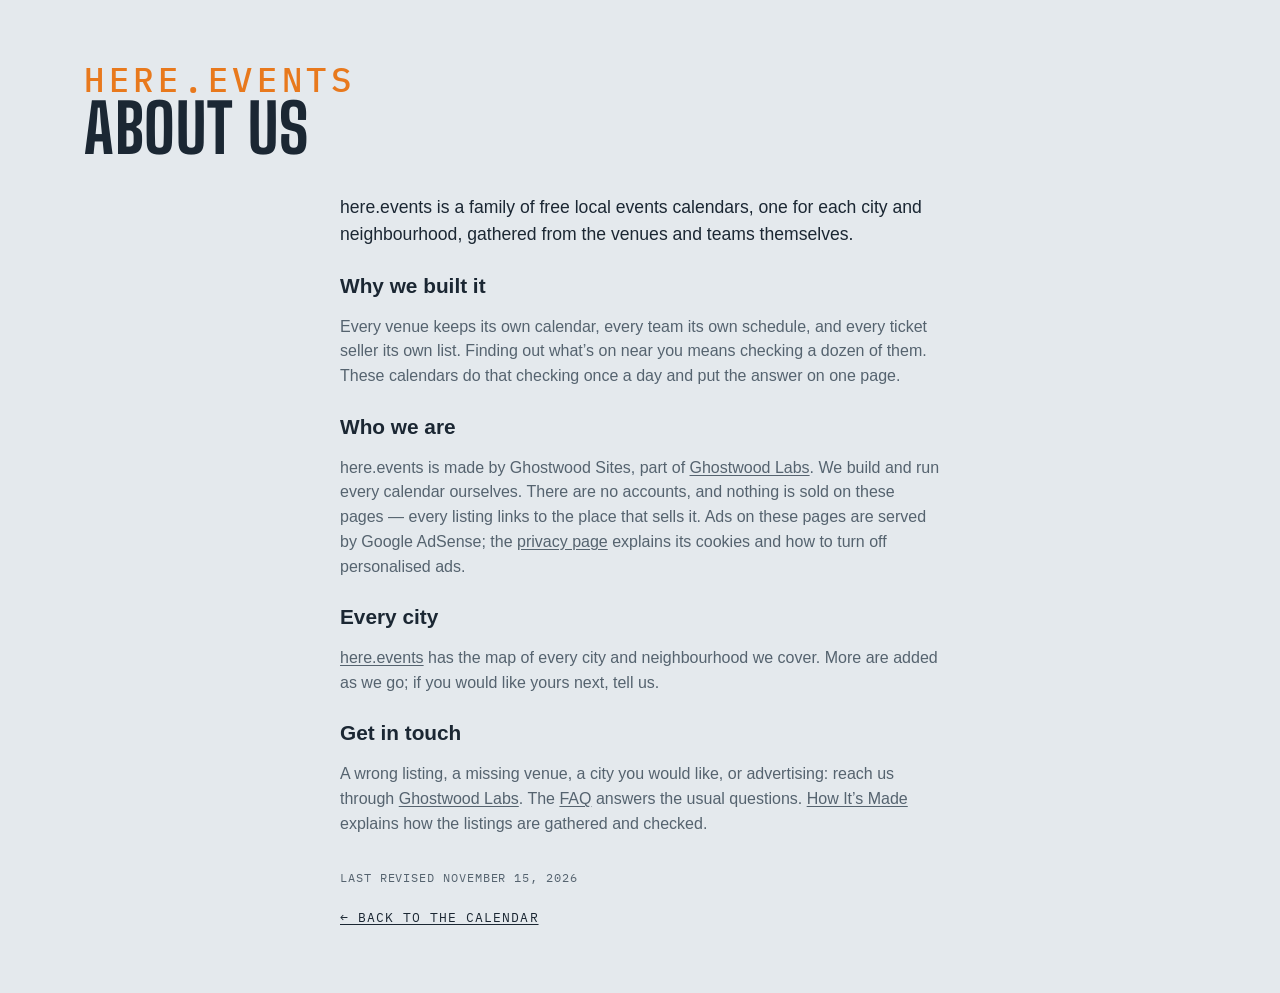
<file: site/about.html>
<!DOCTYPE html>
<html lang="en">
<head>
<meta charset="utf-8">
<meta name="viewport" content="width=device-width, initial-scale=1, viewport-fit=cover">
<meta name="theme-color" media="(prefers-color-scheme: light)" content="#edf1f4">
<meta name="theme-color" media="(prefers-color-scheme: dark)" content="#141a20">
<script>
  try {
    var t = localStorage.getItem('lqa-theme');
    var PHONE = '(max-width: 640px), (pointer: coarse) and (max-height: 500px)';
    if ((t === 'light' || t === 'dark') && !matchMedia(PHONE).matches) document.documentElement.dataset.theme = t;
  } catch (e) { /* no storage — system it is */ }
</script>
<title>About Us — here.events</title>
<meta name="description" content="About here.events: free local events calendars for each city and neighbourhood, gathered from the venues and teams themselves.">
<link rel="canonical" href="https://seattle.here.events/about.html">
<link rel="icon" href="favicon.svg" type="image/svg+xml">
<link rel="preconnect" href="https://fonts.googleapis.com">
<link rel="preconnect" href="https://fonts.gstatic.com" crossorigin>
<link href="https://fonts.googleapis.com/css2?family=Big+Shoulders:opsz,wght@10..72,500;10..72,700&family=IBM+Plex+Mono:wght@400;500&display=swap" rel="stylesheet">
<link rel="stylesheet" href="styles.css?v=__V__">
<script src="city.js?v=__V__"></script>
</head>
<body>

<!-- the Ghostwood Labs mark, drawn once; the masthead and the footer <use> it -->
<svg width="0" height="0" style="position:absolute" aria-hidden="true">
  <symbol id="gw-mark" viewBox="0 0 576 576">
    <g fill="none" stroke="currentColor" stroke-width="24" stroke-linecap="round" stroke-linejoin="round">
      <path d="M300.19 51.03A26 26 0 0 1 275.81 51.03L235.63 29.71A26 26 0 0 0 210.57 30.08L103.63 91.02A26 26 0 0 0 90.5 113.61L90.5 161.4A26 26 0 0 1 77.38 183.98L39.62 205.52A26 26 0 0 0 26.5 228.1L26.5 347.9A26 26 0 0 0 39.62 370.48L77.38 392.02A26 26 0 0 1 90.5 414.6L90.5 462.39A26 26 0 0 0 103.63 484.98L210.57 545.92A26 26 0 0 0 235.63 546.29L275.81 524.97A26 26 0 0 1 300.19 524.97L340.37 546.29A26 26 0 0 0 365.43 545.92L472.37 484.98A26 26 0 0 0 485.5 462.39L485.5 414.6A26 26 0 0 1 498.62 392.02L536.38 370.48A26 26 0 0 0 549.5 347.9L549.5 228.1A26 26 0 0 0 536.38 205.52L498.62 183.98A26 26 0 0 1 485.5 161.4L485.5 113.61A26 26 0 0 0 472.37 91.02L365.43 30.08A26 26 0 0 0 340.37 29.71L300.19 51.03Z"/>
      <path d="M288 57.5L288 177.5"/>
      <path d="M288 518.5L288 403.5"/>
      <path d="M90.5 176.5L144.63 204.58A26 26 0 0 0 169.19 204.26L209.58 181.92A26 26 0 0 0 223 159.17L223 101.5L158.5 137.5"/>
      <path d="M485.5 176.5L431.37 204.58A26 26 0 0 1 406.81 204.26L366.42 181.92A26 26 0 0 1 353 159.17L353 101.5L417.5 137.5"/>
      <path d="M157 211L157 287.5"/>
      <path d="M419 211L419 287.5"/>
      <path d="M90.5 399.5L144.63 371.42A26 26 0 0 1 169.19 371.74L209.58 394.08A26 26 0 0 1 223 416.83L223 474.5L158.5 438.5"/>
      <path d="M485.5 399.5L431.37 371.42A26 26 0 0 0 406.81 371.74L366.42 394.08A26 26 0 0 0 353 416.83L353 474.5L417.5 438.5"/>
      <path d="M26.5 288L92 325.5L92 250.5"/>
      <path d="M549.5 288L484 325.5L484 250.5"/>
    </g>
  </symbol>
</svg>

<!-- About us (Steve, 2026-10-29: "Create an about us section just to the left of FAQ, make it work
     the same"): one shared page for every city, word for word, like the FAQ. Styled by .ad-page. -->
<header class="masthead">
  <div class="masthead-text">
    <p class="eyebrow">here.events</p>
    <h1>About Us</h1>
  </div>
</header>
<main class="ad-page about-page">
  <p class="ad-lead">here.events is a family of free local events calendars, one for each city and neighbourhood, gathered from the venues and teams themselves.</p>

  <h2>Why we built it</h2>
  <p>Every venue keeps its own calendar, every team its own schedule, and every ticket seller its own list. Finding out what’s on near you means checking a dozen of them. These calendars do that checking once a day and put the answer on one page.</p>

  <h2>Who we are</h2>
  <p>here.events is made by Ghostwood Sites, part of <a href="https://ghostwoodlabs.com/" rel="noopener">Ghostwood Labs</a>. We build and run every calendar ourselves. There are no accounts, and nothing is sold on these pages — every listing links to the place that sells it. Ads on these pages are served by Google AdSense; the <a href="https://here.events/privacy/">privacy page</a> explains its cookies and how to turn off personalised ads.</p>

  <h2>Every city</h2>
  <p><a href="https://here.events/">here.events</a> has the map of every city and neighbourhood we cover. More are added as we go; if you would like yours next, tell us.</p>

  <h2>Get in touch</h2>
  <p>A wrong listing, a missing venue, a city you would like, or advertising: reach us through <a href="https://ghostwoodlabs.com/" rel="noopener">Ghostwood Labs</a>. The <a href="faq.html">FAQ</a> answers the usual questions. <a href="how.html">How It’s Made</a> explains how the listings are gathered and checked.</p>

  <p class="ad-revised">Last revised <time datetime="2026-11-15">November 15, 2026</time></p>
  <a class="ad-back" href="./">← Back to the calendar</a>
</main>
</body>
</html>
</file>
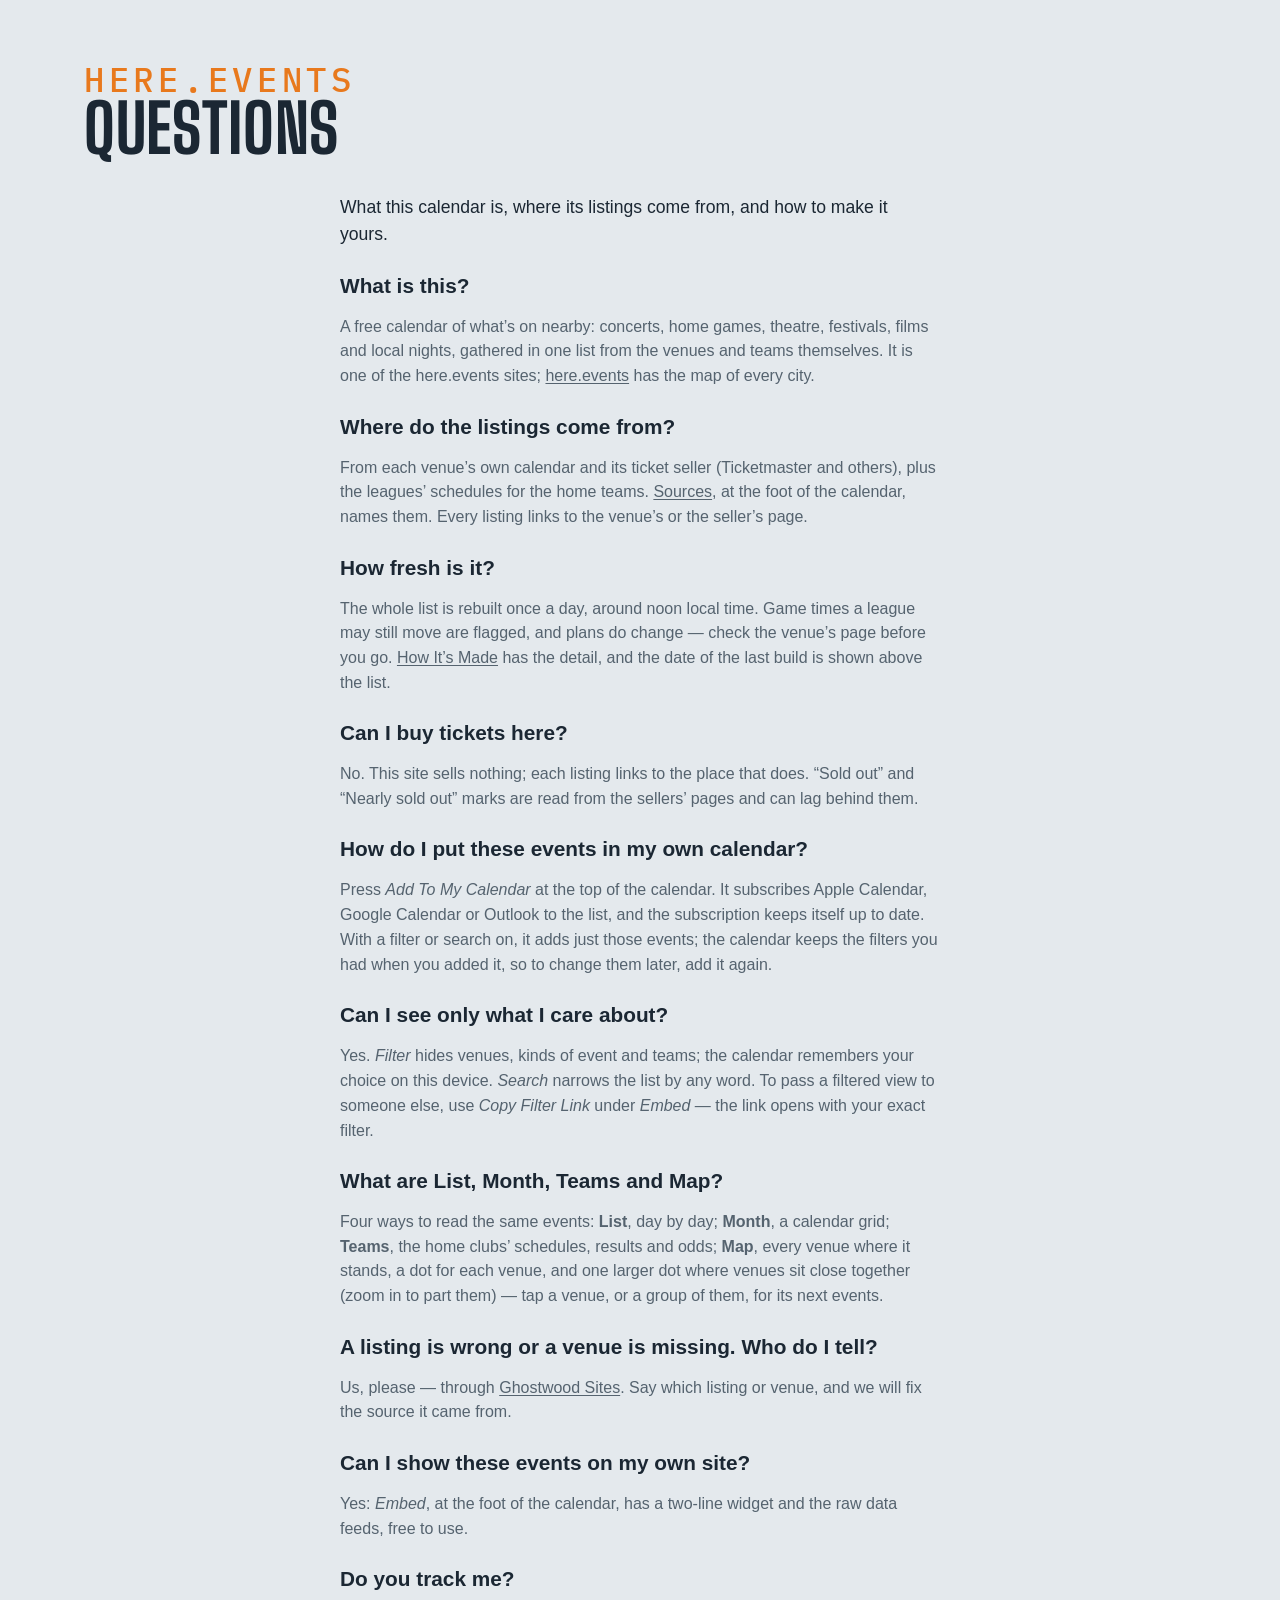
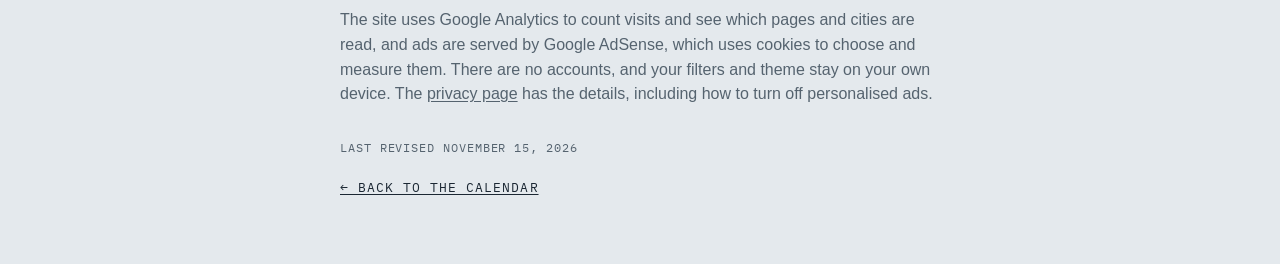
<file: site/faq.html>
<!DOCTYPE html>
<html lang="en">
<head>
<meta charset="utf-8">
<meta name="viewport" content="width=device-width, initial-scale=1, viewport-fit=cover">
<meta name="theme-color" media="(prefers-color-scheme: light)" content="#edf1f4">
<meta name="theme-color" media="(prefers-color-scheme: dark)" content="#141a20">
<script>
  try {
    var t = localStorage.getItem('lqa-theme');
    var PHONE = '(max-width: 640px), (pointer: coarse) and (max-height: 500px)';
    if ((t === 'light' || t === 'dark') && !matchMedia(PHONE).matches) document.documentElement.dataset.theme = t;
  } catch (e) { /* no storage — system it is */ }
</script>
<title>Questions — here.events</title>
<meta name="description" content="Questions about this events calendar: where the listings come from, how fresh they are, and how to put them in your own calendar.">
<link rel="canonical" href="https://seattle.here.events/faq.html">
<link rel="icon" href="favicon.svg" type="image/svg+xml">
<link rel="preconnect" href="https://fonts.googleapis.com">
<link rel="preconnect" href="https://fonts.gstatic.com" crossorigin>
<link href="https://fonts.googleapis.com/css2?family=Big+Shoulders:opsz,wght@10..72,500;10..72,700&family=IBM+Plex+Mono:wght@400;500&display=swap" rel="stylesheet">
<link rel="stylesheet" href="styles.css?v=__V__">
<script src="city.js?v=__V__"></script>
</head>
<body>

<!-- the Ghostwood Labs mark, drawn once; the masthead and the footer <use> it -->
<svg width="0" height="0" style="position:absolute" aria-hidden="true">
  <symbol id="gw-mark" viewBox="0 0 576 576">
    <g fill="none" stroke="currentColor" stroke-width="24" stroke-linecap="round" stroke-linejoin="round">
      <path d="M300.19 51.03A26 26 0 0 1 275.81 51.03L235.63 29.71A26 26 0 0 0 210.57 30.08L103.63 91.02A26 26 0 0 0 90.5 113.61L90.5 161.4A26 26 0 0 1 77.38 183.98L39.62 205.52A26 26 0 0 0 26.5 228.1L26.5 347.9A26 26 0 0 0 39.62 370.48L77.38 392.02A26 26 0 0 1 90.5 414.6L90.5 462.39A26 26 0 0 0 103.63 484.98L210.57 545.92A26 26 0 0 0 235.63 546.29L275.81 524.97A26 26 0 0 1 300.19 524.97L340.37 546.29A26 26 0 0 0 365.43 545.92L472.37 484.98A26 26 0 0 0 485.5 462.39L485.5 414.6A26 26 0 0 1 498.62 392.02L536.38 370.48A26 26 0 0 0 549.5 347.9L549.5 228.1A26 26 0 0 0 536.38 205.52L498.62 183.98A26 26 0 0 1 485.5 161.4L485.5 113.61A26 26 0 0 0 472.37 91.02L365.43 30.08A26 26 0 0 0 340.37 29.71L300.19 51.03Z"/>
      <path d="M288 57.5L288 177.5"/>
      <path d="M288 518.5L288 403.5"/>
      <path d="M90.5 176.5L144.63 204.58A26 26 0 0 0 169.19 204.26L209.58 181.92A26 26 0 0 0 223 159.17L223 101.5L158.5 137.5"/>
      <path d="M485.5 176.5L431.37 204.58A26 26 0 0 1 406.81 204.26L366.42 181.92A26 26 0 0 1 353 159.17L353 101.5L417.5 137.5"/>
      <path d="M157 211L157 287.5"/>
      <path d="M419 211L419 287.5"/>
      <path d="M90.5 399.5L144.63 371.42A26 26 0 0 1 169.19 371.74L209.58 394.08A26 26 0 0 1 223 416.83L223 474.5L158.5 438.5"/>
      <path d="M485.5 399.5L431.37 371.42A26 26 0 0 0 406.81 371.74L366.42 394.08A26 26 0 0 0 353 416.83L353 474.5L417.5 438.5"/>
      <path d="M26.5 288L92 325.5L92 250.5"/>
      <path d="M549.5 288L484 325.5L484 250.5"/>
    </g>
  </symbol>
</svg>

<!-- The FAQ (Steve, 2026-10-28, queued "creating a FAQ page"): one shared page for
     every city, word for word, "here.events" over the heading on every site (Steve,
     2026-10-29: "FAQ doesn't need the city/neighboorhood"). Styled by .ad-page in styles.css, like Advertise. -->
<header class="masthead">
  <div class="masthead-text">
    <p class="eyebrow">here.events</p>
    <h1>Questions</h1>
  </div>
</header>
<main class="ad-page faq-page">
  <p class="ad-lead">What this calendar is, where its listings come from, and how to make it yours.</p>

  <h2>What is this?</h2>
  <p>A free calendar of what’s on nearby: concerts, home games, theatre, festivals, films and local nights, gathered in one list from the venues and teams themselves. It is one of the here.events sites; <a href="https://here.events/">here.events</a> has the map of every city.</p>

  <h2>Where do the listings come from?</h2>
  <p>From each venue’s own calendar and its ticket seller (Ticketmaster and others), plus the leagues’ schedules for the home teams. <a href="sources.html">Sources</a>, at the foot of the calendar, names them. Every listing links to the venue’s or the seller’s page.</p>

  <h2>How fresh is it?</h2>
  <p>The whole list is rebuilt once a day, around noon local time. Game times a league may still move are flagged, and plans do change — check the venue’s page before you go. <a href="how.html">How It’s Made</a> has the detail, and the date of the last build is shown above the list.</p>

  <h2>Can I buy tickets here?</h2>
  <p>No. This site sells nothing; each listing links to the place that does. “Sold out” and “Nearly sold out” marks are read from the sellers’ pages and can lag behind them.</p>

  <h2>How do I put these events in my own calendar?</h2>
  <p>Press <em>Add To My Calendar</em> at the top of the calendar. It subscribes Apple Calendar, Google Calendar or Outlook to the list, and the subscription keeps itself up to date. With a filter or search on, it adds just those events; the calendar keeps the filters you had when you added it, so to change them later, add it again.</p>

  <h2>Can I see only what I care about?</h2>
  <p>Yes. <em>Filter</em> hides venues, kinds of event and teams; the calendar remembers your choice on this device. <em>Search</em> narrows the list by any word. To pass a filtered view to someone else, use <em>Copy Filter Link</em> under <em>Embed</em> — the link opens with your exact filter.</p>

  <h2>What are List, Month, Teams and Map?</h2>
  <p>Four ways to read the same events: <strong>List</strong>, day by day; <strong>Month</strong>, a calendar grid; <strong>Teams</strong>, the home clubs’ schedules, results and odds; <strong>Map</strong>, every venue where it stands, a dot for each venue, and one larger dot where venues sit close together (zoom in to part them) — tap a venue, or a group of them, for its next events.</p>

  <h2>A listing is wrong or a venue is missing. Who do I tell?</h2>
  <p>Us, please — through <a href="https://ghostwoodlabs.com/" rel="noopener">Ghostwood Sites</a>. Say which listing or venue, and we will fix the source it came from.</p>

  <h2>Can I show these events on my own site?</h2>
  <p>Yes: <em>Embed</em>, at the foot of the calendar, has a two-line widget and the raw data feeds, free to use.</p>

  <h2>Do you track me?</h2>
  <p>The site uses Google Analytics to count visits and see which pages and cities are read, and ads are served by Google AdSense, which uses cookies to choose and measure them. There are no accounts, and your filters and theme stay on your own device. The <a href="https://here.events/privacy/">privacy page</a> has the details, including how to turn off personalised ads.</p>

  <p class="ad-revised">Last revised <time datetime="2026-11-15">November 15, 2026</time></p>
  <a class="ad-back" href="./">← Back to the calendar</a>
</main>
</body>
</html>
</file>
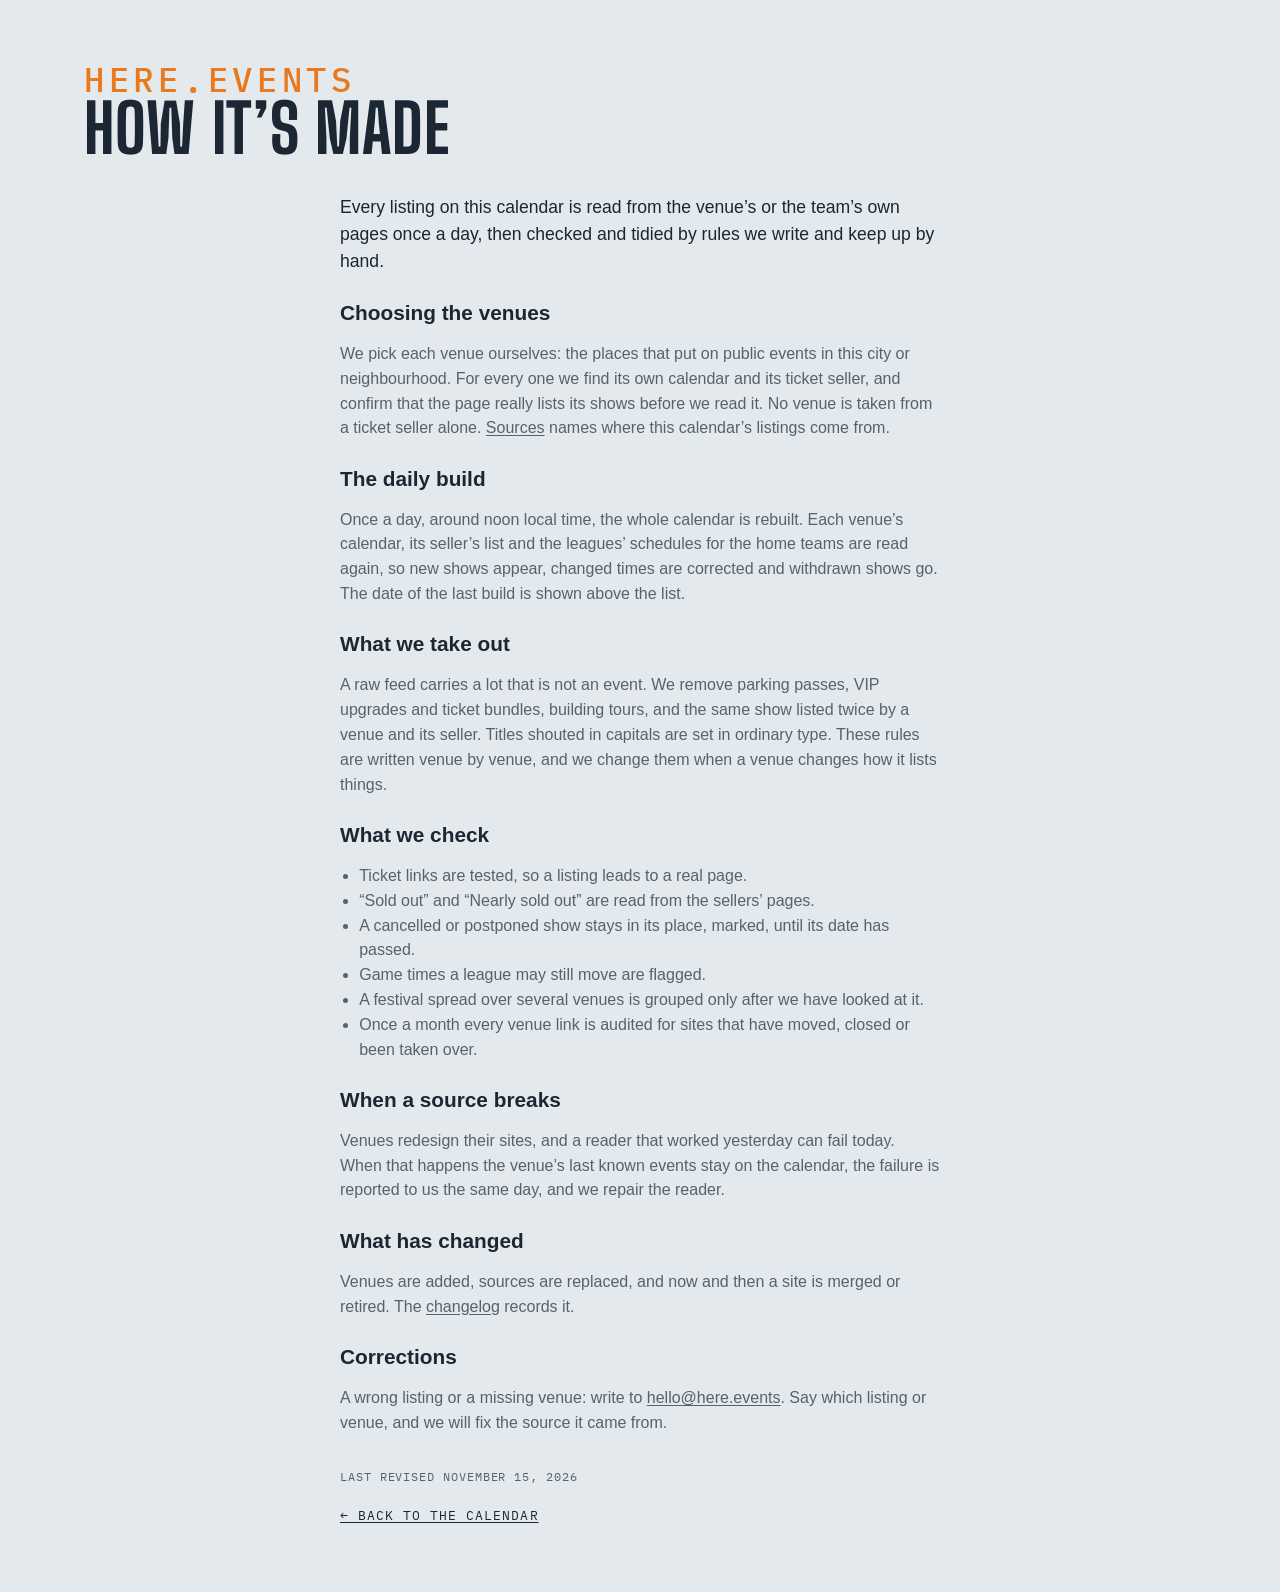
<file: site/how.html>
<!DOCTYPE html>
<html lang="en">
<head>
<meta charset="utf-8">
<meta name="viewport" content="width=device-width, initial-scale=1, viewport-fit=cover">
<meta name="theme-color" media="(prefers-color-scheme: light)" content="#edf1f4">
<meta name="theme-color" media="(prefers-color-scheme: dark)" content="#141a20">
<script>
  try {
    var t = localStorage.getItem('lqa-theme');
    var PHONE = '(max-width: 640px), (pointer: coarse) and (max-height: 500px)';
    if ((t === 'light' || t === 'dark') && !matchMedia(PHONE).matches) document.documentElement.dataset.theme = t;
  } catch (e) {}
</script>
<title>How This Calendar Is Made — here.events</title>
<meta name="description" content="How the here.events calendars are made: which venues are chosen, what is read each day, what is taken out by hand, and what is checked before a listing is published.">
<link rel="canonical" href="https://seattle.here.events/how.html">
<link rel="icon" href="favicon.svg" type="image/svg+xml">
<link rel="preconnect" href="https://fonts.googleapis.com">
<link rel="preconnect" href="https://fonts.gstatic.com" crossorigin>
<link href="https://fonts.googleapis.com/css2?family=Big+Shoulders:opsz,wght@10..72,500;10..72,700&family=IBM+Plex+Mono:wght@400;500&display=swap" rel="stylesheet">
<link rel="stylesheet" href="styles.css?v=__V__">
<script src="city.js?v=__V__"></script>
</head>
<body>

<svg width="0" height="0" style="position:absolute" aria-hidden="true">
  <symbol id="gw-mark" viewBox="0 0 576 576">
    <g fill="none" stroke="currentColor" stroke-width="24" stroke-linecap="round" stroke-linejoin="round">
      <path d="M300.19 51.03A26 26 0 0 1 275.81 51.03L235.63 29.71A26 26 0 0 0 210.57 30.08L103.63 91.02A26 26 0 0 0 90.5 113.61L90.5 161.4A26 26 0 0 1 77.38 183.98L39.62 205.52A26 26 0 0 0 26.5 228.1L26.5 347.9A26 26 0 0 0 39.62 370.48L77.38 392.02A26 26 0 0 1 90.5 414.6L90.5 462.39A26 26 0 0 0 103.63 484.98L210.57 545.92A26 26 0 0 0 235.63 546.29L275.81 524.97A26 26 0 0 1 300.19 524.97L340.37 546.29A26 26 0 0 0 365.43 545.92L472.37 484.98A26 26 0 0 0 485.5 462.39L485.5 414.6A26 26 0 0 1 498.62 392.02L536.38 370.48A26 26 0 0 0 549.5 347.9L549.5 228.1A26 26 0 0 0 536.38 205.52L498.62 183.98A26 26 0 0 1 485.5 161.4L485.5 113.61A26 26 0 0 0 472.37 91.02L365.43 30.08A26 26 0 0 0 340.37 29.71L300.19 51.03Z"/>
      <path d="M288 57.5L288 177.5"/>
      <path d="M288 518.5L288 403.5"/>
      <path d="M90.5 176.5L144.63 204.58A26 26 0 0 0 169.19 204.26L209.58 181.92A26 26 0 0 0 223 159.17L223 101.5L158.5 137.5"/>
      <path d="M485.5 176.5L431.37 204.58A26 26 0 0 1 406.81 204.26L366.42 181.92A26 26 0 0 1 353 159.17L353 101.5L417.5 137.5"/>
      <path d="M157 211L157 287.5"/>
      <path d="M419 211L419 287.5"/>
      <path d="M90.5 399.5L144.63 371.42A26 26 0 0 1 169.19 371.74L209.58 394.08A26 26 0 0 1 223 416.83L223 474.5L158.5 438.5"/>
      <path d="M485.5 399.5L431.37 371.42A26 26 0 0 0 406.81 371.74L366.42 394.08A26 26 0 0 0 353 416.83L353 474.5L417.5 438.5"/>
      <path d="M26.5 288L92 325.5L92 250.5"/>
      <path d="M549.5 288L484 325.5L484 250.5"/>
    </g>
  </symbol>
</svg>

<header class="masthead">
  <div class="masthead-text">
    <p class="eyebrow">here.events</p>
    <h1>How It’s Made</h1>
  </div>
</header>
<main class="ad-page how-page">
  <p class="ad-lead">Every listing on this calendar is read from the venue’s or the team’s own pages once a day, then checked and tidied by rules we write and keep up by hand.</p>

  <h2>Choosing the venues</h2>
  <p>We pick each venue ourselves: the places that put on public events in this city or neighbourhood. For every one we find its own calendar and its ticket seller, and confirm that the page really lists its shows before we read it. No venue is taken from a ticket seller alone. <a href="sources.html">Sources</a> names where this calendar’s listings come from.</p>

  <h2>The daily build</h2>
  <p>Once a day, around noon local time, the whole calendar is rebuilt. Each venue’s calendar, its seller’s list and the leagues’ schedules for the home teams are read again, so new shows appear, changed times are corrected and withdrawn shows go. The date of the last build is shown above the list.</p>

  <h2>What we take out</h2>
  <p>A raw feed carries a lot that is not an event. We remove parking passes, VIP upgrades and ticket bundles, building tours, and the same show listed twice by a venue and its seller. Titles shouted in capitals are set in ordinary type. These rules are written venue by venue, and we change them when a venue changes how it lists things.</p>

  <h2>What we check</h2>
  <ul>
    <li>Ticket links are tested, so a listing leads to a real page.</li>
    <li>“Sold out” and “Nearly sold out” are read from the sellers’ pages.</li>
    <li>A cancelled or postponed show stays in its place, marked, until its date has passed.</li>
    <li>Game times a league may still move are flagged.</li>
    <li>A festival spread over several venues is grouped only after we have looked at it.</li>
    <li>Once a month every venue link is audited for sites that have moved, closed or been taken over.</li>
  </ul>

  <h2>When a source breaks</h2>
  <p>Venues redesign their sites, and a reader that worked yesterday can fail today. When that happens the venue’s last known events stay on the calendar, the failure is reported to us the same day, and we repair the reader.</p>

  <h2>What has changed</h2>
  <p>Venues are added, sources are replaced, and now and then a site is merged or retired. The <a href="https://here.events/changelog/">changelog</a> records it.</p>

  <h2>Corrections</h2>
  <p>A wrong listing or a missing venue: write to <a href="mailto:hello@here.events">hello@here.events</a>. Say which listing or venue, and we will fix the source it came from.</p>

  <p class="ad-revised">Last revised <time datetime="2026-11-15">November 15, 2026</time></p>
  <a class="ad-back" href="./">← Back to the calendar</a>
</main>
</body>
</html>
</file>
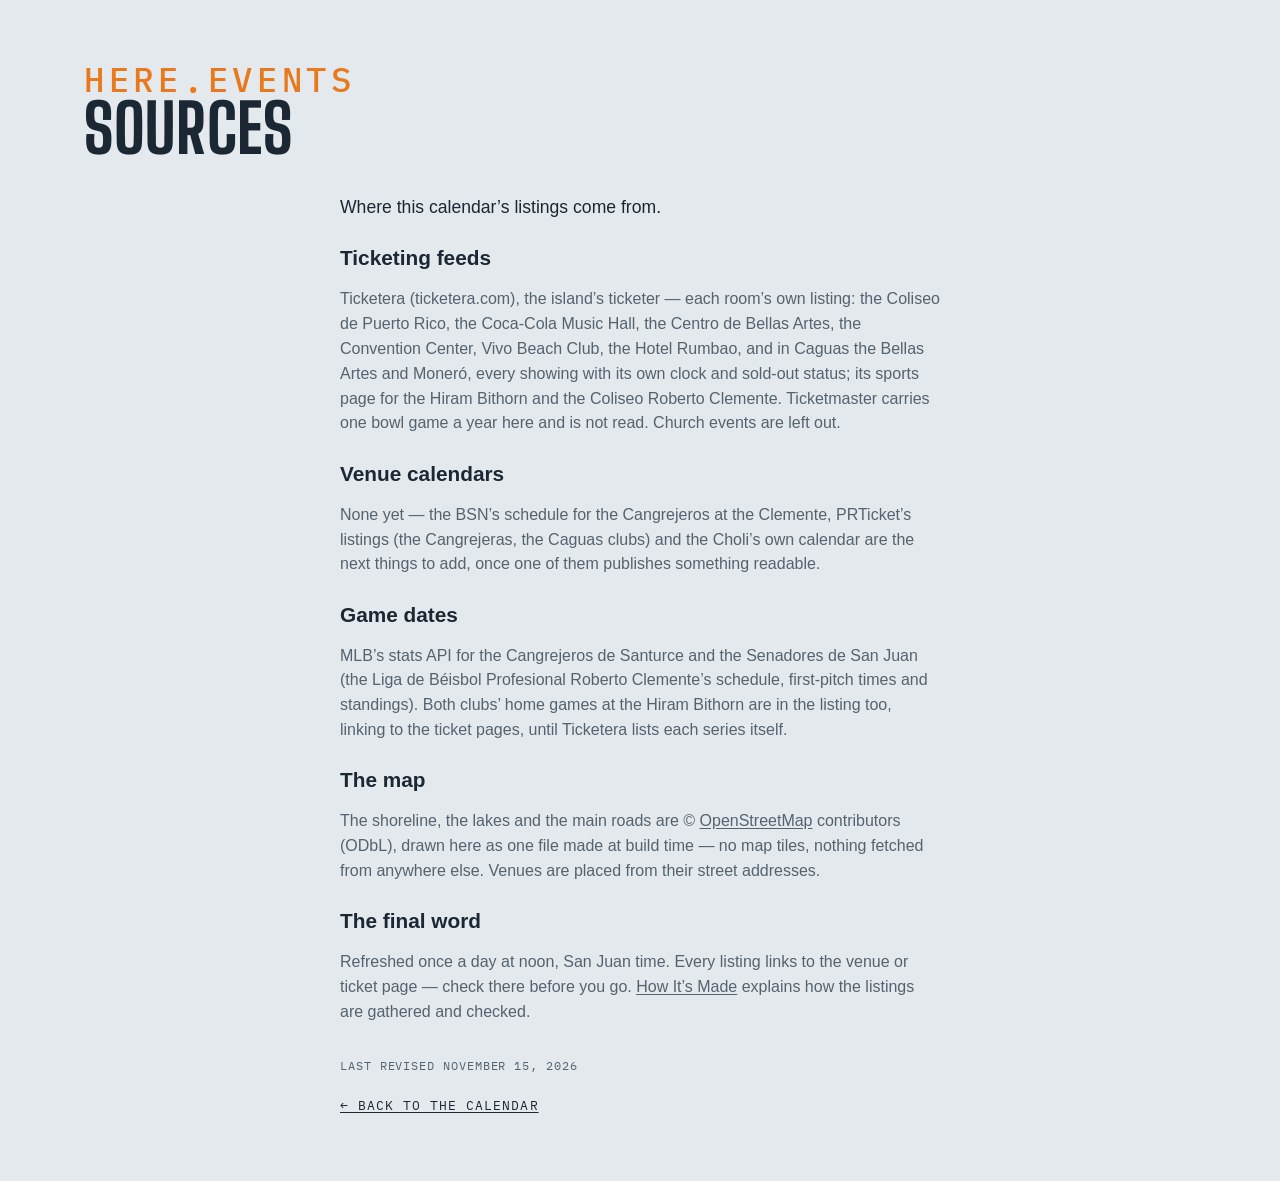
<file: site/sources.html>
<!DOCTYPE html>
<html lang="en">
<head>
<meta charset="utf-8">
<meta name="viewport" content="width=device-width, initial-scale=1, viewport-fit=cover">
<meta name="theme-color" media="(prefers-color-scheme: light)" content="#edf1f4">
<meta name="theme-color" media="(prefers-color-scheme: dark)" content="#141a20">
<script>
  try {
    var t = localStorage.getItem('lqa-theme');
    var PHONE = '(max-width: 640px), (pointer: coarse) and (max-height: 500px)';
    if ((t === 'light' || t === 'dark') && !matchMedia(PHONE).matches) document.documentElement.dataset.theme = t;
  } catch (e) { /* no storage — system it is */ }
</script>
<title>Sources — here.events</title>
<meta name="description" content="Where this events calendar’s listings come from: the ticket sellers, the venues’ own calendars and the leagues’ schedules.">
<link rel="icon" href="favicon.svg" type="image/svg+xml">
<link rel="preconnect" href="https://fonts.googleapis.com">
<link rel="preconnect" href="https://fonts.gstatic.com" crossorigin>
<link href="https://fonts.googleapis.com/css2?family=Big+Shoulders:opsz,wght@10..72,500;10..72,700&family=IBM+Plex+Mono:wght@400;500&display=swap" rel="stylesheet">
<link rel="stylesheet" href="styles.css?v=__V__">
<script src="city.js?v=__V__"></script>
</head>
<body>

<!-- the Ghostwood Labs mark, drawn once; the masthead and the footer <use> it -->
<svg width="0" height="0" style="position:absolute" aria-hidden="true">
  <symbol id="gw-mark" viewBox="0 0 576 576">
    <g fill="none" stroke="currentColor" stroke-width="24" stroke-linecap="round" stroke-linejoin="round">
      <path d="M300.19 51.03A26 26 0 0 1 275.81 51.03L235.63 29.71A26 26 0 0 0 210.57 30.08L103.63 91.02A26 26 0 0 0 90.5 113.61L90.5 161.4A26 26 0 0 1 77.38 183.98L39.62 205.52A26 26 0 0 0 26.5 228.1L26.5 347.9A26 26 0 0 0 39.62 370.48L77.38 392.02A26 26 0 0 1 90.5 414.6L90.5 462.39A26 26 0 0 0 103.63 484.98L210.57 545.92A26 26 0 0 0 235.63 546.29L275.81 524.97A26 26 0 0 1 300.19 524.97L340.37 546.29A26 26 0 0 0 365.43 545.92L472.37 484.98A26 26 0 0 0 485.5 462.39L485.5 414.6A26 26 0 0 1 498.62 392.02L536.38 370.48A26 26 0 0 0 549.5 347.9L549.5 228.1A26 26 0 0 0 536.38 205.52L498.62 183.98A26 26 0 0 1 485.5 161.4L485.5 113.61A26 26 0 0 0 472.37 91.02L365.43 30.08A26 26 0 0 0 340.37 29.71L300.19 51.03Z"/>
      <path d="M288 57.5L288 177.5"/>
      <path d="M288 518.5L288 403.5"/>
      <path d="M90.5 176.5L144.63 204.58A26 26 0 0 0 169.19 204.26L209.58 181.92A26 26 0 0 0 223 159.17L223 101.5L158.5 137.5"/>
      <path d="M485.5 176.5L431.37 204.58A26 26 0 0 1 406.81 204.26L366.42 181.92A26 26 0 0 1 353 159.17L353 101.5L417.5 137.5"/>
      <path d="M157 211L157 287.5"/>
      <path d="M419 211L419 287.5"/>
      <path d="M90.5 399.5L144.63 371.42A26 26 0 0 1 169.19 371.74L209.58 394.08A26 26 0 0 1 223 416.83L223 474.5L158.5 438.5"/>
      <path d="M485.5 399.5L431.37 371.42A26 26 0 0 0 406.81 371.74L366.42 394.08A26 26 0 0 0 353 416.83L353 474.5L417.5 438.5"/>
      <path d="M26.5 288L92 325.5L92 250.5"/>
      <path d="M549.5 288L484 325.5L484 250.5"/>
    </g>
  </symbol>
</svg>

<!-- The sources (Steve, 2026-10-29: "make it work like FAQ"): moved here from the footer's
     floating panel. "here.events" over the heading like the FAQ, but the text below is this
     city's own — each city keeps its own sources.html. Styled by .ad-page in styles.css. -->
<header class="masthead">
  <div class="masthead-text">
    <p class="eyebrow">here.events</p>
    <h1>Sources</h1>
  </div>
</header>
<main class="ad-page sources-page">
  <p class="ad-lead">Where this calendar’s listings come from.</p>

  <h2>Ticketing feeds</h2>
  <p>Ticketera (ticketera.com), the island’s ticketer — each room’s own listing: the Coliseo de Puerto Rico, the Coca-Cola Music Hall, the Centro de Bellas Artes, the Convention Center, Vivo Beach Club, the Hotel Rumbao, and in Caguas the Bellas Artes and Moneró, every showing with its own clock and sold-out status; its sports page for the Hiram Bithorn and the Coliseo Roberto Clemente. Ticketmaster carries one bowl game a year here and is not read. Church events are left out.</p>

  <h2>Venue calendars</h2>
  <p>None yet — the BSN’s schedule for the Cangrejeros at the Clemente, PRTicket’s listings (the Cangrejeras, the Caguas clubs) and the Choli’s own calendar are the next things to add, once one of them publishes something readable.</p>

  <h2>Game dates</h2>
  <p>MLB’s stats API for the Cangrejeros de Santurce and the Senadores de San Juan (the Liga de Béisbol Profesional Roberto Clemente’s schedule, first-pitch times and standings). Both clubs’ home games at the Hiram Bithorn are in the listing too, linking to the ticket pages, until Ticketera lists each series itself.</p>

  <h2>The map</h2>
  <p>The shoreline, the lakes and the main roads are © <a href="https://www.openstreetmap.org/copyright" target="_blank" rel="noopener">OpenStreetMap</a> contributors (ODbL), drawn here as one file made at build time — no map tiles, nothing fetched from anywhere else. Venues are placed from their street addresses.</p>

  <h2>The final word</h2>
  <p>Refreshed once a day at noon, San Juan time. Every listing links to the venue or ticket page — check there before you go. <a href="how.html">How It’s Made</a> explains how the listings are gathered and checked.</p>

  <p class="ad-revised">Last revised <time datetime="2026-11-15">November 15, 2026</time></p>
  <a class="ad-back" href="./">← Back to the calendar</a>
</main>
</body>
</html>
</file>
<file: site/styles.css>
/* Lower Queen Anne Events — overcast-sky palette, marquee display type. */

:root {
  --sky: #e4e9ed;        /* overcast paper (a step down from #edf1f4, Steve 2026-10-12: "a little less glaring") */
  --mist: #f7f9fb;       /* card surface (was pure white) */
  --ink: #1b2733;        /* Puget ink */
  --ink-soft: #55636f;
  --ink-bright: #1b2733; /* the logo: pure white in the dark palette, ink here */
  --line: #c3ccd4;
  --gold: #e8791d;       /* Space Needle "Galaxy Gold" */
  --gold-soft: #fbe9d8;
  /* Color coding is muted (a step back from the pure primaries) and each
     group keeps to its own family so a dot or stripe reads as what it is:
     venues are cool (blue → violet → teal), event types are warm (yellow →
     orange → red → pink). */
  /* venue hues (chips, grid ticks, agenda tags): a sweep from teal through
     blue and violet to magenta, neighbors alternating light and dark */
  /* all three families sit a step back from the pure primaries: the same
     hues, less glare, so the stripes and ticks read after the titles */
  --v-choli: #2e5a9e; --v-ccmh: #9e2e3e; --v-cba: #6a2e9e; --v-prcc: #2e8f9e; --v-vivo: #2e9e8b; --v-rumbao: #9e6b2e; --v-bithorn: #c2521f; --v-clemente: #2e9e4a; --v-else: #7c8a96; --v-cbac: #9e2e7a; --v-monero: #8a7a2e; /* the rooms, one hue each (city.js cssVar): the arena and the halls cool, the ballpark and the Music Hall warm */
  --venue-text: 72%;     /* how much of the venue hue the card's venue label keeps (light mode) */
  --tint: 26%;           /* the venue wash behind a series card (light mode; 13% in the dark palette) */
  --row-a: #f3f6f8; --row-b: #d6dde3; /* the list's rows alternate light and dark grey; only a series keeps its venue's hue (Steve, 2026-10-20) */
  /* event-type hues (calendar ticks, agenda right edge): concerts salmon and
     arts crimson keep clear of the brand orange; movies slate = "quiet" */
  --t-concert: #d9664f;
  --t-sports: #d4b106;
  --t-arts: #b8303f;
  --t-movie: #7a8a99;
  --t-community: #d63f9c;
  --t-expo: #2a9d8f;      /* conventions & expos: turquoise, the one hue the types didn't use */
  --t-bar: #c28a12;       /* bar nights: amber, an ale between the sports yellow and concert salmon */
  --alert: #e02b26;       /* cancelled / postponed notes: plain bright red */
  --barh-base: 3.4rem;   /* the pinned filter bar's height (chips 2.25rem + padding) */
  --titleh: 1.7rem;      /* the bar's title line (1.2rem + .5rem gap), added while scrolled */
  --barh: var(--barh-base); /* what the sticky things below the bar offset by */
  --rule: color-mix(in srgb, var(--line), var(--ink-soft)); /* list dividers: a step brighter than --line */
  /* the scorebug (the live game block, .tf-bug): a light panel in this theme, the broadcast's charcoal in the dark one (Steve, 2026-10-12: the charcoal panel on the light card looked bad) */
  --bug-bg: #f9fafb; --bug-frame: #c9d2da; --bug-ink: #1b2733; --bug-soft: #55636f; --bug-dim: #7c8894; --bug-rowline: #d5dce3; --bug-off: #b3bcc5; --bug-muted: #6b7784; --bug-score-bg: #ffffff; --bug-shadow: rgba(15, 25, 35, .10); --bug-redzone: #c8261f;
  --bug-bw: 1px; --frame: var(--line); --frame-w: 1px; /* the game block's frame and the bug's rules: hairlines in the card's line colour here, the 2px broadcast frame in the dark theme (Steve, 2026-10-12: "soften … the borders in general") */
  --cell-mix: 22%; --cell-ink: var(--ink); --cell-bar: 4px; --cell-shadow: none; /* the bug's team cells: a wash of the club colour with a bar of it at the left and ink type, instead of the solid cell ("soften the colors here") */
  --tick-mix: var(--ink); --tick-pct: 65%; /* the refresh countdown ring: the club's colour mixed toward ink here, toward white on the dark ground (the mix itself is written in the .tf-refresh rule: a token holding var(--team-2) would resolve here on :root, where no club colour exists, and come out empty) */
  --dot: color-mix(in srgb, var(--ink-soft) 40%, transparent); /* the dotted underline under the watch strip's links */
  --display: "Big Shoulders", "Arial Narrow", sans-serif;
  --body: -apple-system, BlinkMacSystemFont, "Segoe UI", "Helvetica Neue", sans-serif;
  --mono: "IBM Plex Mono", ui-monospace, Menlo, monospace;
}
/* Dark palette. Applies when the system prefers dark and the visitor hasn't
   picked Light, or whenever they've picked Dark (the toggle sets
   data-theme on <html>; "system" leaves it unset). The two blocks must
   stay identical — CSS has no way to give one ruleset two unrelated
   conditions. */
@media (prefers-color-scheme: dark) {
  :root:not([data-theme="light"]) {
    color-scheme: dark;
    --sky: #141a20; --mist: #1d252e; --ink: #e8edf1; --ink-soft: #9aa7b2; --ink-bright: #ffffff;
    --line: #333f4a; --gold: #f08a33; --gold-soft: #3a2a1a;
    --v-choli: #86aeea; --v-ccmh: #ea8695; --v-cba: #b486ea; --v-prcc: #86dcea; --v-vivo: #86ead9; --v-rumbao: #eabc86; --v-bithorn: #f0a07a; --v-clemente: #86ea9f; --v-else: #aebac4; --v-cbac: #ea86cf; --v-monero: #d8c86a;
    --venue-text: 100%; --tint: 13%;
    --row-a: #1e252c; --row-b: #2c343c;
    --t-concert: #f0806a; --t-sports: #f2d21b; --t-arts: #d63a4f;
    --t-movie: #8b9db0; --t-community: #e660a8; --t-expo: #4fd1c5; --t-bar: #e3ad3c; --alert: #ff4b3e;
    --bug-bg: #2b2d30; --bug-frame: #c9cdd2; --bug-ink: #f4f4f4; --bug-soft: #d5d8dc; --bug-dim: #b9bec4; --bug-rowline: #5c6167; --bug-off: #6a6d72; --bug-muted: #4a4f56; --bug-score-bg: #fafafa; --bug-shadow: rgba(0, 0, 0, .35); --bug-redzone: #ff7b7b;
  --bug-bw: 2px; --frame: var(--ink-soft); --frame-w: 2px; --cell-mix: 100%; --cell-ink: #fff; --cell-bar: 0px; --cell-shadow: 0 1px 2px rgba(0, 0, 0, .5);
    --bug-bw: 2px; --frame: var(--ink-soft); --frame-w: 2px; --cell-mix: 100%; --cell-ink: #fff; --cell-bar: 0px; --cell-shadow: 0 1px 2px rgba(0, 0, 0, .5);
    --tick-mix: white; --tick-pct: 45%;
    --dot: color-mix(in srgb, var(--ink-soft) 60%, transparent);
  }
}
:root[data-theme="dark"] {
  color-scheme: dark;
  --sky: #141a20; --mist: #1d252e; --ink: #e8edf1; --ink-soft: #9aa7b2; --ink-bright: #ffffff;
  --line: #333f4a; --gold: #f08a33; --gold-soft: #3a2a1a;
  --v-choli: #86aeea; --v-ccmh: #ea8695; --v-cba: #b486ea; --v-prcc: #86dcea; --v-vivo: #86ead9; --v-rumbao: #eabc86; --v-bithorn: #f0a07a; --v-clemente: #86ea9f; --v-else: #aebac4; --v-cbac: #ea86cf; --v-monero: #d8c86a;
  --venue-text: 100%; --tint: 13%;
  --row-a: #1e252c; --row-b: #2c343c;
  --t-concert: #f0806a; --t-sports: #f2d21b; --t-arts: #d63a4f;
  --t-movie: #8b9db0; --t-community: #e660a8; --t-expo: #4fd1c5; --t-bar: #e3ad3c; --alert: #ff4b3e;
  --bug-bg: #2b2d30; --bug-frame: #c9cdd2; --bug-ink: #f4f4f4; --bug-soft: #d5d8dc; --bug-dim: #b9bec4; --bug-rowline: #5c6167; --bug-off: #6a6d72; --bug-muted: #4a4f56; --bug-score-bg: #fafafa; --bug-shadow: rgba(0, 0, 0, .35); --bug-redzone: #ff7b7b;
  --tick-mix: white; --tick-pct: 45%;
  --dot: color-mix(in srgb, var(--ink-soft) 60%, transparent);
}
:root[data-theme="light"] { color-scheme: light; }

* { box-sizing: border-box; }
html { scroll-behavior: smooth; overflow-x: clip; } /* clip: the footer bleeds to the viewport edges */
@media (prefers-reduced-motion: reduce) { html { scroll-behavior: auto; } }
/* the page is 62rem wide, and steps wider on big screens so event names
   get a single line: the calendar column is fixed, so all of the extra
   width goes to the cards (the footer line follows) */
:root { --pagew: 62rem; }
@media (min-width: 1180px) { :root { --pagew: 72rem; } }
@media (min-width: 1360px) { :root { --pagew: 80rem; } }
body {
  /* no bottom padding: the sticky footer is the page's last thing, and any
     padding here would show as a blank band under it once the list is short.
     A column flex at least a viewport tall, so a short page (the Teams view
     with one team) still puts the footer at the bottom edge */
  display: flex; flex-direction: column; min-height: 100vh; min-height: 100dvh;
  margin: 0 auto; padding: 0 1.25rem; max-width: var(--pagew);
  background: var(--sky); color: var(--ink);
  font: 16px/1.55 var(--body);
}
/* flex items refuse to shrink below their content's minimum width, so one
   unwrappable line (a TV listing, the compact bar's title) would push a whole
   section past a phone's edge; let them shrink like blocks */
body > * { min-width: 0; }
a { color: inherit; text-underline-offset: 2px; }
:focus-visible { outline: 2px solid var(--ink-soft); outline-offset: 2px; }

/* ---- masthead ---- */
.masthead {
  display: flex; flex-wrap: wrap; gap: 1.5rem; align-items: flex-end;
  justify-content: space-between; padding: 2.5rem 0 1rem;
}
.eyebrow {
  font-family: var(--mono); font-size: .8rem; letter-spacing: .12em;
  text-transform: uppercase; color: var(--gold); margin: 0 0 .3rem;
}
h1 {
  font-family: var(--display); font-weight: 700; font-size: clamp(2.6rem, 7vw, 4.2rem);
  line-height: .92; text-transform: uppercase; letter-spacing: .01em; margin: 0;
}
.masthead-text { min-width: 0; max-width: 100%; } /* a flex item would grow to its widest line and push past a phone's edge */
/* "More Cities" (See All until 2026-10-13, Other Places until 2026-10-18): the pill before the theme pill, to the same map (Steve, 2026-10-12); in the pinned bar the chip's text folds away and the map glyph stays */
/* Add To My Calendar: the first of the masthead's tools (Steve, 2026-10-26, "should move here" — beside More Cities; in the bar from 2026-09-16 until then), sized like the More Cities pill beside it */
.masthead-tools #subscribeBtn { order: 3; display: inline-flex; align-items: center; gap: .45rem; min-height: calc(1.7rem + 8px); padding: 0 .95em; }
.masthead-tools #subscribeBtn svg { width: 1rem; height: 1rem; flex: none; }
.masthead-tools #subscribeBtn:hover { border-color: var(--ink-soft); }
.bar-title .masthead-tools #subscribeBtn { min-height: 1.7rem; padding: 0 .5em; } /* icon-only in the title line, like the pill (the label rule is .bar-title .masthead-tools .chip span) */
.masthead-tools .see-all { order: 4; display: inline-flex; align-items: center; gap: .45rem; min-height: calc(1.7rem + 8px); padding: 0 .95em; text-decoration: none; }
.masthead-tools .see-all svg { width: 1rem; height: 1rem; fill: none; stroke: currentColor; stroke-width: 1.6; stroke-linejoin: round; stroke-linecap: round; }
.masthead-tools .see-all:hover { border-color: var(--ink-soft); }
.bar-title .masthead-tools .see-all { min-height: 1.7rem; padding: 0 .5em; }
/* the mark and the name as one thing: the mark stretches to the text's
   height (eyebrow + title) and keeps square, in the footer mark's white */
.masthead { --mast-title: clamp(2.6rem, 7vw, 4.2rem); } /* the title's size; the eyebrow and the mark are cut from it */
.masthead h1 { font-size: var(--mast-title); }
/* the picture (Steve, 2026-09-21: line art, the Needle's crown the focus):
   the top of the Space Needle from the Highsmith aerial, traced to single
   smooth lines at build (a gradient-magnitude pass over the photo, see the
   memory note), a 4.5:1 window from the spire tip to the Queen Anne treeline
   with the Needle centred and the Cascades ridge behind
   (design/lqa-masthead-lines-gen.py). The
   drawing is a luminance mask (masthead-lines.png, white = line) over a box
   of ink, so the lines are the palette's own ink in either theme. A band
   behind the masthead, the Needle toward the right, dissolving into the page
   on every side — no hard edge where the art stops (Steve, 2026-09-21) */
.masthead { min-height: 11rem; overflow: hidden; isolation: isolate; } /* a slim band (Steve, 2026-09-20: minimal) */
.masthead-photo { /* the drawing fills the gap between the name and the theme pill (Steve, 2026-10-05: "in all the modes try to make it fill this space"): a flex item between them, as tall as the band (the negative margins reach over the band's padding) */
  order: 1; flex: 1 1 0; align-self: stretch; min-width: 0; z-index: -1;
  margin: -2.5rem 0 -1rem; pointer-events: none;
  background: #fff; opacity: .9; /* white lines on the dark palette, black on the light one (Steve: "white and black with antialiasing") */
  -webkit-mask-image: url(masthead-lines.png), linear-gradient(to right, transparent 0%, #000 10%, #000 92%, transparent 100%), linear-gradient(to bottom, #000 0%, #000 58%, transparent 100%);
  mask-image: url(masthead-lines.png), linear-gradient(to right, transparent 0%, #000 10%, #000 92%, transparent 100%), linear-gradient(to bottom, #000 0%, #000 58%, transparent 100%);
  -webkit-mask-size: auto 100%, 100% 100%, 100% 100%; mask-size: auto 100%, 100% 100%, 100% 100%; /* the drawing at the band's height, however wide the gap: the Needle stays whole, the ridge beside it shows as far as the gap allows */
  -webkit-mask-position: 50% 0%, 0 0, 0 0; mask-position: 50% 0%, 0 0, 0 0; /* the Needle is at the drawing's centre, so its spire is the centre of the gap at every width (Steve, 2026-10-05: "make the center the top of the needle") */
  -webkit-mask-repeat: no-repeat; mask-repeat: no-repeat;
  mask-mode: luminance, alpha, alpha;
  -webkit-mask-composite: source-in; mask-composite: intersect;
}
.masthead-tools { order: 2; }
:root[data-theme="light"] .masthead-photo { background: #000; opacity: .7; }
@media (prefers-color-scheme: light) { :root:not([data-theme="dark"]) .masthead-photo { background: #000; opacity: .7; } }
.masthead-text { position: relative; }
.masthead .eyebrow { font-size: calc(var(--mast-title) * .5); font-weight: 500; letter-spacing: .14em; margin-bottom: .1rem; line-height: 1; } /* "Seattle": half the title's size (Steve, 2026-09-16: twice the quarter it was), a shade bolder */
/* the masthead's tools (Steve, 2026-09-14): Add To My Calendar (back here
   2026-10-26), the More Cities pill and the theme pill at the masthead's
   right end — the bar below keeps its room for the switch, filters, search,
   the clubs and the season calendar chip */
.masthead { position: relative; }
.masthead-tools { display: flex; align-items: center; gap: .6rem; flex: none; margin-left: auto; }
.sub { color: var(--ink-soft); max-width: 34rem; margin: .8rem 0 0; }

.updated { /* the "Updated …" stamp: an eyebrow line under the title, spaced like the one above it */
  margin: .3rem 0 0; min-height: 1em;
}
/* Solid-ink pill with the page background as its text — a dark pill in
   light mode, a light one in dark — softened on hover (the event sheet's
   Tickets button). */
.btn-cal {
  display: inline-flex; align-items: center; gap: .55em; margin: auto 0;
  font: 600 1rem/1 var(--body); color: var(--sky); background: var(--ink);
  border: 0; border-radius: 999px; padding: .85em 1.4em .85em 1.15em; cursor: pointer;
  transition: background .15s, color .15s;
}
.btn-cal svg { width: 1.15em; height: 1.15em; flex: none; }
.btn-cal:hover { background: var(--ink-soft); color: var(--sky); }
/* the subscribe pop: app.js placeSubscribePop fixes it under the masthead's
   Add To My Calendar button (right edges aligned); these are the fallback
   position and the look */
.pop {
  position: absolute; right: 0; top: calc(100% + 1.1rem); z-index: 10;
  width: min(18rem, 100%); background: var(--mist); border: 1px solid var(--line);
  border-radius: 8px; padding: 1rem 1.1rem; box-shadow: 0 8px 28px rgba(15, 25, 35, .18);
  font-size: .92rem;
}
.pop p { margin: 0 0 .6rem; }
.pop > :last-child { margin-bottom: 0; }
/* everything in the pop sits on one centre line: the checkbox row, the
   three named calendar tiles, the QR / Copy Link chips, then the note */
.pop-tiles { display: grid; grid-template-columns: repeat(3, 4.6rem); justify-content: center; gap: .6rem; margin: 0 0 .7rem; }
.pop-tools { display: flex; justify-content: center; gap: .5rem; margin: 0 0 .9rem; }
.pop-tools .chip { display: inline-flex; align-items: center; gap: .4rem; text-decoration: none; padding: .45em .85em; }
.pop-tools .chip svg { width: 1rem; height: 1rem; flex: none; color: var(--gold); }
.pop-tools .chip:hover { border-color: var(--ink-soft); }
/* Copy Link: a check replaces the icon for a moment after copying */
.pop-tools .chip.is-done svg { display: none; }
.pop-tools .chip.is-done::before { content: "✓"; font-weight: 700; line-height: 1; }
.qr-panel { text-align: center; margin-bottom: .6rem; }
#qrImg {
  display: inline-block; width: 170px; height: 170px;
  background: #fff; padding: 6px; border-radius: 8px;
}
#qrImg svg { display: block; width: 100%; height: 100%; }
/* a tile: the service's icon over its name */
.tile {
  display: grid; justify-items: center; gap: .4rem;
  padding: .6rem .3rem .5rem; border: 1px solid var(--line); border-radius: 10px;
  background: var(--sky); text-decoration: none; color: var(--ink-soft);
}
.tile-logo { width: 2.4rem; height: 2.4rem; border-radius: 8px; object-fit: contain; }
.tile span { font-family: var(--mono); font-size: .62rem; text-transform: uppercase; letter-spacing: .08em; line-height: 1; }
.tile:hover { border-color: var(--ink-soft); color: var(--ink); }
/* ---- filter bar: one row of matching chips ---- */
/* Funnel (filters), Reset, Copy link, Add To Calendar, then the theme toggle
   at the right end. position: relative makes the bar the box the subscribe
   pop hangs from. */
.filterbar {
  display: flex; flex-wrap: nowrap; gap: .6rem; align-items: center;
  margin: .75rem 0 0; position: relative;
}
.filterbar > * { flex-shrink: 0; }
.filterbar .chip {
  display: inline-flex; align-items: center; gap: .45rem; min-height: 2.25rem;
  position: relative; /* for the visually-hidden labels in .is-tight */
}
.filterbar .chip svg { width: 1rem; height: 1rem; flex: none; }
.filterbar .chip:not(:disabled):hover { border-color: var(--ink-soft); }
/* the funnel's chevron is the panel's open/closed indicator. Its outline is
   deliberately the same whether or not a filter is active — Reset lighting
   up is the "something's filtered" signal. */
/* The bar can't wrap. When its content wouldn't fit — app.js measures and
   sets .is-tight — the view switch's words go (see .view-toggle); the labeled
   Add To My Calendar chip that used to shed its label here left the bar for
   the masthead 2026-10-26. */
/* the Teams chip is a switch: solid while its view is on show */
/* the view switch: list | month | home teams, a three-stop pill like the theme's (same rules, .view-toggle) */
.view-toggle[data-active="month"] .theme-knob { left: calc(3px + var(--tt)); }
.view-toggle[data-active="teams"] .theme-knob { left: calc(3px + 2 * var(--tt)); }
.view-toggle button[aria-checked="true"] { color: var(--sky); }
/* while the Teams view is up the agenda's own controls step aside — the
   filters, search, the Today floater, Add To Calendar and the phone's calendar chip */
html.teams-open .search-wrap,
html.teams-open .cal-toggle { display: none; } /* Add To Calendar stays: in Teams mode it offers the club's season feed */
html.teams-open #calToday { display: none; }
.cal-side:not(.is-float) .cal { margin-bottom: 1.6rem; } /* room for the TODAY tab below the docked card */
/* the search box: a chip that takes typing, a magnifier at its right end and
   no placeholder; it gives up width first when the row gets tight */
.filterbar .search-wrap { position: relative; display: flex; flex: 1 1 10rem; min-width: 10rem; max-width: none; } /* the whole of the row's slack (Steve, 2026-10-24, "span the full width"; capped at 28rem from 2026-09-15 until then) */ /* takes whatever room the row has left, never less than a word's worth: the chips drop their labels first (is-tight) */
#searchBox {
  width: 100%; font: 500 .85rem/1 var(--body); color: var(--ink); background: var(--mist);
  border: 1px solid var(--line); border-radius: 999px; padding: .5em 2.4em .5em .95em; min-height: 2.25rem;
  -webkit-appearance: none; appearance: none;
}
#searchBox::-webkit-search-cancel-button { margin-right: .2em; }
/* hover and focus both just brighten the edge — no orange ring on a text box */
#searchBox:hover { border-color: var(--ink-soft); }
#searchBox:focus, #searchBox:focus-visible { outline: none; border-color: var(--ink); }
.search-wrap svg {
  position: absolute; right: .85rem; top: 50%; width: 1rem; height: 1rem;
  transform: translateY(-50%); color: var(--ink-soft); pointer-events: none;
}
/* Right end of the bar, left to right: the calendar chip (narrow layouts
   only), then the season calendar chip (DOM order keeps the chips together;
   flex order places them); the search box grows to fill the gap before them.
   Add To My Calendar was the bar's last chip from 2026-09-16 to 2026-10-26. */
#calToggle { order: 2; }
#viewToggle { order: -1; } /* the view switch leads the bar in either mode (Steve, 2026-09-14) */
/* light / dark: a two-stop pill at the bar's right end, the ink knob
   sliding under the stop in effect (the system's side until a click) */
.theme-toggle {
  position: relative; display: inline-flex; order: 5;
  padding: 3px; border: 1px solid var(--line); border-radius: 999px; background: var(--mist);
}
.theme-toggle { --tt: 2rem; cursor: pointer; } /* stop width — wider on phones for the tap target; the rim and the knob are click targets too (a press anywhere steps the pill) */
.theme-toggle button {
  position: relative; z-index: 1; width: var(--tt); height: 1.7rem; cursor: pointer;
  background: none; border: 0; padding: 0; color: var(--ink-soft); border-radius: 999px;
  display: grid; place-items: center;
}
.theme-toggle button svg { width: 1rem; height: 1rem; }
.theme-toggle button[aria-checked="true"] { color: var(--sky); } /* still a click target: any stop flips */
.theme-toggle button:not([aria-checked="true"]):hover { color: var(--ink); }
.theme-knob {
  position: absolute; top: 3px; left: 3px; width: var(--tt); height: calc(100% - 6px);
  border-radius: 999px; background: var(--ink); transition: left .18s; /* ink knob, page-colored icon — like a checked box */
}
.theme-toggle[data-active="dark"] .theme-knob { left: calc(3px + var(--tt)); }
.theme-toggle[data-active="system"] .theme-knob { left: calc(3px + 2 * var(--tt)); }
@media (prefers-reduced-motion: reduce) { .theme-knob { transition: none; } }
/* the view stops carry their words — List · Month · Teams — while the bar has room (Steve, 2026-10-24,
   "span the full width … display text for the icons if there is space"; Kona first, every city the same day):
   is-tight (app.js fitFilterBar / fitTeamStrip) drops them back to icons, and the ink knob is measured under
   the lit stop by app.js placeKnob (--knob-x/--knob-w), whatever its width. After the .theme-toggle rules so
   width: auto wins. */
.view-toggle button { width: auto; min-width: var(--tt); padding: 0 .7rem 0 .55rem; gap: .4rem; display: inline-flex; align-items: center; justify-content: center; }
.view-toggle .vt-label { font: 500 .8rem/1 var(--body); letter-spacing: .01em; white-space: nowrap; }
.filterbar.is-tight .view-toggle button { padding: 0; width: var(--tt); }
.filterbar.is-tight .vt-label { display: none; }
.view-toggle[data-active] .theme-knob { left: var(--knob-x, 3px); width: var(--knob-w, var(--tt)); transition: left .18s, width .18s; }
@media (prefers-reduced-motion: reduce) { .view-toggle[data-active] .theme-knob { transition: none; } }
/* the Filter button rides at the end of the view pill, past a hairline, in every mode (Steve, 2026-10-24,
   "for all sites, and modes combine these"): icon + word like the stops, the word going with is-tight; while
   the panel is open it wears the ink like a knob of its own. It is not a stop: the knob never moves to it. */
.view-toggle .vt-filter { width: auto; min-width: var(--tt); padding: 0 .7rem 0 .55rem; } /* a stop like the others — no divider (Steve, 2026-10-24: "vert lines should be consistent") */
.filterbar.is-tight .view-toggle .vt-filter { width: auto; padding: 0 .35rem 0 .4rem; }
.view-toggle .vt-filter[aria-expanded="true"], .view-toggle .vt-filter[aria-expanded="true"]:hover { background: var(--ink); color: var(--sky); border-radius: 999px; }
/* the bar stays pinned at the top while the list scrolls (--barh is its
   height — the month dividers and the calendar strip stick just below it);
   the panel floats open under it, over the content, which stays put */
.filter-area {
  position: sticky; top: 0; z-index: 30; background: var(--sky);
  padding: .55rem 0 .6rem; margin-top: .2rem;
}
.filter-area .filterbar { margin: 0; }
/* the pinned bar's title: one slim line above the chips in the masthead's
   face, shown once the masthead itself has scrolled off; --titleh is what
   it adds to the bar, and html.is-scrolled adds that to --barh */
.bar-title { /* one size for all three parts */
  display: flex; align-items: baseline; gap: .9rem; white-space: nowrap;
  font-family: var(--display); font-weight: 700; font-size: 1.1rem; line-height: 1.2rem;
  text-transform: uppercase; letter-spacing: .02em; margin: 0 0 .5rem;
}
.bar-title[hidden] { display: none; } /* an author display beats the UA [hidden] rule */
.eyebrow[hidden], .bar-eyebrow[hidden] { display: none; } /* an empty eyebrow (a city with no neighbourhood) takes no room */
.bar-name { min-width: 0; overflow: hidden; text-overflow: ellipsis; } /* the title gives way first */
.bar-eyebrow { /* "Seattle" and "Updated …" in the masthead's eyebrow face */
  flex: none; font-family: var(--mono); font-weight: 400; letter-spacing: .08em; color: var(--gold);
}
#barUpdated { display: none; } /* the stamp is the footer's alone (Steve, 2026-09-16) */
html.is-scrolled { --titleh: 2.2rem; --barh: calc(var(--barh-base) + var(--titleh)); } /* the title line carries the masthead's tools while scrolled (app.js markStuck moves them): 1.7rem chips + the .5rem gap */
/* the tools in the title line: icon-only chips a size down, the theme pill scaled to match, at the line's right end (the pop still hangs from the bar below) */
.bar-title .masthead-tools { align-self: center; margin-left: auto; gap: .4rem; }
.bar-title .masthead-tools .chip { min-height: 1.7rem; padding: .2em .5em; }
.bar-title .masthead-tools .chip span { position: absolute; width: 1px; height: 1px; overflow: hidden; clip: rect(0 0 0 0); white-space: nowrap; }
.bar-title .masthead-tools .chip svg { width: 1rem; height: 1rem; }
.bar-title .theme-toggle { zoom: .8; }
.filter-panel {
  position: absolute; left: 0; right: 0; top: calc(100% + .5rem); z-index: 20;
  background: var(--mist); border: 1px solid var(--line);
  border-radius: 10px; padding: 1rem 1.1rem;
  box-shadow: 0 12px 36px rgba(0, 0, 0, .3);
  max-height: calc(100vh - 8rem); max-height: calc(100dvh - 8rem); overflow-y: auto;
}
/* Kayak-style panel: columns of checkbox rows, Select all | Clear all links
   per group, an "only" link on hover, and an event count on the right. */
/* the groups sit in columns with a rule between them (a rule above, on
   phones, where they stack) */
.fp-cols { display: grid; grid-template-columns: repeat(auto-fit, minmax(18rem, 1fr)); gap: 1.25rem 0; } /* wide enough that no name wraps; tablets get two columns */
.fp-group { padding: 0 1.25rem; min-width: 0; } /* columns share the width evenly; a long name clips with an ellipsis rather than pushing the next column out of the panel (2026-10-18, the neighbourhood rows) */
.fp-group:first-child { padding-left: 0; }
.fp-group:last-child { padding-right: 0; }
.fp-group + .fp-group { border-left: 1px solid var(--line); }
@media (max-width: 640px) {
  .fp-group { padding: 0; }
  .fp-group + .fp-group { border-left: 0; border-top: 1px solid var(--line); padding-top: 1.1rem; }
}
/* top row: preset chips (the lit one matches the current state) with the
   Sold Out and Holidays switches pushed to the right. They are switches, not
   allow boxes like the rows below (one narrows the list, one adds days), so
   they wear a pill-and-knob face instead of the tick box */
.fp-switch { position: relative; display: flex; align-items: center; gap: .5rem; cursor: pointer; }
.fp-switch input { position: absolute; opacity: 0; width: 1px; height: 1px; }
.sw {
  flex: none; width: 2rem; height: 1.15rem; position: relative;
  border: 1.5px solid var(--ink-soft); border-radius: 1rem; background: var(--mist);
  transition: background .15s, border-color .15s;
}
.sw::after {
  content: ""; position: absolute; top: .1rem; left: .1rem; width: .75rem; height: .75rem;
  border-radius: 50%; background: var(--ink-soft); transition: transform .15s, background .15s;
}
.fp-switch input:checked + .sw { background: var(--ink); border-color: var(--ink); }
.fp-switch input:checked + .sw::after { transform: translateX(.85rem); background: var(--mist); }
.fp-switch:hover .sw { border-color: var(--ink); }
.fp-switch input:focus-visible + .sw { outline: 2px solid var(--ink-soft); outline-offset: 2px; }
.fp-top { display: flex; align-items: center; gap: 1rem; padding: 0 1.25rem; margin: 0 0 1.1rem; }
/* one row that scrolls sideways at every width, never wraps (Steve,
   2026-09-22); a right-edge fade (.is-more-right, app.js presetEdge) says
   more chips sit beyond the edge and lifts once scrolled to the end */
.fp-presets { display: flex; flex-wrap: nowrap; align-items: center; gap: .4rem; flex: 1; min-width: 0; overflow-x: auto; scrollbar-width: none; padding: 2px 0; scroll-padding: 0 1rem; }
.fp-presets::-webkit-scrollbar { display: none; }
.fp-preset.is-busy { opacity: .6; cursor: progress; }
.fp-presets.is-more-right { -webkit-mask-image: linear-gradient(to right, #000 calc(100% - 2.6rem), transparent); mask-image: linear-gradient(to right, #000 calc(100% - 2.6rem), transparent); }
.fp-preset { flex: none; }
.fp-soldout { margin-left: auto; white-space: nowrap; flex: none; }
.fp-holidays { white-space: nowrap; flex: none; }
.fp-preset { font-size: .8rem; padding: .4em .85em; min-height: 2rem; }
.fp-preset:hover { border-color: var(--ink-soft); }
.fp-preset.is-on { background: var(--ink); color: var(--sky); border-color: var(--ink); }
/* the panel's foot: Apply, pinned to the bottom edge while the panel scrolls (2026-11-05) */
.fp-foot { position: sticky; bottom: -1rem; z-index: 1; display: flex; justify-content: flex-end; margin: 1.1rem -1.1rem -1rem; padding: .7rem 1.1rem; background: var(--mist); border-top: 1px solid var(--line); }
.fp-foot .fp-apply { font-size: .9rem; font-weight: 600; padding: .45em 1.6em; min-height: 2.25rem; background: var(--ink); color: var(--sky); border-color: var(--ink); }
.fp-foot .fp-apply:hover { background: color-mix(in srgb, var(--ink) 85%, var(--sky)); }
.fp-group h3 {
  white-space: nowrap; /* never wraps (Steve, 2026-09-22) */
  font-family: var(--mono); font-size: .68rem; text-transform: uppercase;
  letter-spacing: .1em; color: var(--ink); margin: 0 0 .35rem; font-weight: 700; /* bold, ink (Steve, 2026-09-22) */
  display: flex; align-items: baseline; gap: .6rem;
}
/* All · None at the heading's right end: plain words in the heading's own face, not chips */
.fp-allnone { margin-left: auto; display: inline-flex; align-items: baseline; gap: .35rem; font-weight: 500; color: var(--ink-soft); } /* the links stay quiet next to the bold title */
.fp-allnone i { font-style: normal; opacity: .6; }
.fp-set { font: inherit; letter-spacing: inherit; text-transform: inherit; color: var(--ink-soft); background: none; border: 0; padding: 0; cursor: pointer; text-decoration: underline; text-decoration-color: color-mix(in srgb, var(--ink-soft) 50%, transparent); text-underline-offset: 2px; }
.fp-set:hover { color: var(--ink); text-decoration-color: currentColor; }
.fp-list { display: flex; flex-direction: column; }
.fp-list + h3 { margin-top: 1rem; } /* a second group stacked in the same column */
.fp-list[hidden] + h3 { margin-top: 0; } /* a group folded away leaves the next heading level with the other columns' */
.fp-row { display: flex; align-items: center; gap: .5rem; padding: .3rem .35rem; border-radius: 6px; }
.fp-row:hover { background: var(--sky); }
.fp-check { position: relative; display: flex; align-items: center; gap: .6rem; cursor: pointer; min-width: 0; }
/* the Show | Hide pair at the row's end (Steve, 2026-09-22, third pass):
   two small words joined into one pill. Neither lit = no preference; the
   lit one is ink. Hide lit strikes the row's name */
.fp-seg { flex: none; display: inline-flex; margin-left: auto; border: 1.5px solid var(--line); border-radius: 999px; background: var(--mist); overflow: hidden; }
.fp-seg-b {
  font: inherit; font-size: .68rem; line-height: 1; letter-spacing: .02em; color: var(--ink-soft);
  background: none; border: 0; padding: .28rem .55rem; margin: 0; cursor: pointer;
}
.fp-seg-b + .fp-seg-b { border-left: 1.5px solid var(--line); }
.fp-seg-b:hover { color: var(--ink); background: color-mix(in srgb, var(--ink) 8%, transparent); }
.fp-seg-b[aria-pressed="true"] { color: var(--mist); background: var(--ink); }
.fp-seg-b:focus-visible { outline: 2px solid var(--ink-soft); outline-offset: 2px; }
.fp-check:hover .fp-name { color: var(--ink); }
.fp-name { font-size: .88rem; display: flex; align-items: center; gap: .45rem; white-space: nowrap; min-width: 0; }
.fp-name > * { overflow: hidden; text-overflow: ellipsis; } /* never wraps; a too-narrow column clips with an ellipsis */
.fp-name a { text-decoration-color: var(--line); }
.fp-name a:hover { text-decoration-color: var(--ink-soft); }
.fp-row:has(.fp-seg[data-mode="ex"]) .fp-name { opacity: .55; } /* a hidden row reads dimmed — the colour change alone, no strike-through (Steve, 2026-10-05) */
/* a city-wide site folds its column by neighbourhood (seattle-events, 2026-10-18): the neighbourhood's row carries a chevron that
   opens the rooms under it, indented behind a hairline; its Show | Hide pair works every room at once */
.fp-hood .fp-name { font-weight: 600; }
.fp-fold { flex: none; width: 1.15rem; height: 1.15rem; display: inline-flex; align-items: center; justify-content: center; border: 0; border-radius: 4px; background: none; padding: 0; margin: 0 -.1rem 0 -.2rem; color: var(--ink-soft); cursor: pointer; }
.fp-fold:hover { color: var(--ink); background: color-mix(in srgb, var(--ink) 8%, transparent); }
.fp-fold svg { width: .72rem; height: .72rem; transition: transform .15s; }
.fp-fold[aria-expanded="true"] svg { transform: rotate(90deg); }
.fp-sub { display: flex; flex-direction: column; margin: 0 0 .25rem 1rem; padding-left: .3rem; border-left: 1px solid var(--line); }
.fp-sub[hidden] { display: none; }
.fp-tail .fp-name { color: var(--ink-soft); font-style: italic; } /* the "More rooms" row at a group's foot: the rooms the usual view hides, folded (2026-10-18) */
.fp-tail:has(.fp-seg[data-mode="ex"]) .fp-name { opacity: 1; } /* it is usually all-Hide; dimming it too would make it vanish */
/* three groups — the two venue lists (Lower Queen Anne the wider), Teams
   (Steve, 2026-09-20; Capacity rows dropped 2026-09-22) */
@media (min-width: 641px) and (max-width: 899px) { .fp-tree .fp-cols { grid-template-columns: 1.1fr 1fr; } .fp-tree .fp-group:nth-child(3) { grid-column: 1; border-left: 0; padding-left: 0; padding-right: 1.25rem; border-top: 1px solid var(--line); padding-top: 1rem; margin-top: -.25rem; } } /* tablets: two columns, Teams under Lower Queen Anne (three squeezed the headings into wraps) */
@media (min-width: 900px) { .fp-tree .fp-cols { grid-template-columns: 1.15fr 1fr 1fr; } .fp-tree { right: auto; width: min(100%, 58rem); } } /* three columns of about twelve rows each (Festivals under Home Teams, 2026-10-05); the panel no wider than they need — it used to run the toolbar's width and stretch the rows across it (Steve: "feel free to shrink the width of the filter pop up") */
.fp-note { font-family: var(--mono); font-size: .66rem; color: var(--ink-soft); letter-spacing: .04em; margin-left: .35rem; } /* a band's seat range after its name */
.chip {
  font: 500 .85rem/1 var(--body); cursor: pointer; border-radius: 999px;
  padding: .5em .95em; background: var(--mist); color: var(--ink);
  border: 1px solid var(--line);
}

/* ---- agenda layout: list + docked mini calendar ---- */
.agenda { margin-top: 1.6rem; }
/* the view note: one plain line above the list while the view is not the
   usual one, the way back at its right (app.js renderViewNote) */
.view-note { display: flex; align-items: center; gap: .8rem; flex-wrap: wrap; margin: 0 0 1.1rem; padding: .55rem .9rem; border: 1px solid var(--line); border-radius: 10px; background: var(--mist); font-size: .88rem; }
.fp-group h3[hidden], .fp-list[hidden] { display: none; } /* a group with no rows in this city folds away with its heading (the flex displays above would otherwise beat [hidden]; Steve, 2026-10-11) */
.view-note[hidden] { display: none; }
.view-note .chip { margin-left: auto; font-size: .78rem; padding: .3em .75em; min-height: 1.9rem; }
/* the toast: a word above the footer after hiding something from the sheet, with Undo */
.toast { position: fixed; left: 50%; bottom: calc(3.6rem + env(safe-area-inset-bottom)); transform: translateX(-50%); z-index: 40; display: flex; align-items: center; gap: 1rem; padding: .6rem .6rem .6rem 1rem; border-radius: 999px; background: var(--ink); color: var(--sky); font-size: .88rem; box-shadow: 0 12px 36px rgba(0, 0, 0, .35); max-width: calc(100vw - 2rem); }
.toast[hidden] { display: none; }
.toast button { font: 700 .82rem/1 var(--body); color: var(--gold); background: none; border: 1px solid color-mix(in srgb, var(--sky) 35%, transparent); border-radius: 999px; padding: .45em .9em; cursor: pointer; }
.toast button:hover { border-color: var(--sky); }
.agenda, .teams { margin-bottom: 1.5rem; } /* the gap above the footer (its own top margin is auto) */
.agenda-layout {
  display: grid; grid-template-columns: minmax(0, 1fr) 18rem;
  gap: 0 2.5rem; align-items: start;
}
.agenda-layout > ol { grid-column: 1; }
.cal-side { position: sticky; top: calc(var(--barh) + .5rem); grid-column: 2; grid-row: 1; } /* same offset under the bar as the pops */
/* the Add To Calendar pop hangs over the docked calendar (same width, same right edge)
   and is shorter, so the calendar steps out while the pop is open */
.cal-side:not(.is-float) .cal { transition: opacity .15s; }
html.pop-open .cal-side:not(.is-float) .cal { opacity: 0; pointer-events: none; }
/* Below the page's full width (62rem + padding) the calendar never docks —
   beside the list it would squeeze the cards to a sliver — so from here
   down it floats over the list instead. */
@media (max-width: 1023px) {
  .agenda-layout { display: flex; flex-direction: column; }
  /* the grid's align-items: start carries over; the strip must span the
     column or it shrinks to its content (it has none, so its right edge —
     where the handle hangs — would be the left edge of the page) */
  .cal-side { align-self: stretch; width: 100%; }
  /* a zero-height sticky strip, first in the column, carrying the handle
     (hanging off its right end) and the floating calendar; both ride along
     as the list scrolls */
  .cal-side { order: -1; height: 0; top: calc(var(--barh) + .5rem); z-index: 15; }
  .cal-side.is-float .cal {
    position: absolute; z-index: 14; right: 0; top: 0; /* right under the pinned bar */
    width: min(22rem, 100%);
    max-height: calc(100vh - 5rem); max-height: calc(100dvh - 5rem); overflow-y: auto;
  }
  .cal-side.is-float .cal-month { box-shadow: 0 12px 36px rgba(0, 0, 0, .3); }
}

/* ---- the Month view: the month's events, as the filters leave them, on one calendar ---- */
html.month-open .agenda-layout, html.month-open .cal-toggle { display: none; } /* the list and its mini calendar step aside; the board is the month */
/* ---- the month view: one continuous grid of weeks, square days (Steve, 2026-09-15) ----
   The grid runs from this month on with no end (app.js appends months as
   the sentinel nears the window), sized to the window: seven squares across,
   the page scrolling down them under the pinned filter bar; the ‹ MONTH ›
   header and the weekday row stick under the bar and name the month at the
   top (the sticky footer stays pinned at the bottom as everywhere). A day
   carries its events' names only, as many as fit, the rest folded into
   "+N more" (fitBoardCells); a tap on the day opens the card listing them all. */
.month-board[hidden] { display: none; }
.month-board { margin: 0 auto; max-width: 100%; position: relative; } /* app.js sizeBoard sets its width: seven squares that show the whole month in the window at the top of the page, centred when that is narrower than the page */
.mb-sticky { position: sticky; top: var(--barh); z-index: 6; background: var(--sky); padding-top: 1.9rem; } /* the room is the TODAY tab's, which rises from the header (Steve: an up tab) */
.mb-head { position: relative; } /* the tab and, on a centred board, the vertical month name hang off it */
/* TODAY over the month view's header: the same tab, upside down — rising from the header's top edge */
.cal-head button.cal-today-tab { width: auto; height: auto; min-width: 0; min-height: 0; display: inline-flex; border-radius: 6px 6px 0 0; } /* not the header's arrow-button size, nor the phones' 2.75rem touch minimum */
.cal-head button.cal-today-tab svg { width: .85rem; height: .85rem; }
.cal-head button.cal-today-tab[hidden] { display: none; } /* the override above would otherwise beat [hidden] */
.mb-head .cal-today-tab { top: auto; bottom: 100%; border-top: 2px solid var(--ink-soft); border-bottom: 0; border-radius: 6px 6px 0 0; padding: .24rem .7rem .3rem; box-shadow: 0 -3px 8px rgba(0, 0, 0, .25); }
/* the board centred narrower than the page (sizeBoard's is-narrow): the months' names stand beside their blocks, so the header keeps only ‹ › */
/* …and on a centred board the header goes altogether (Steve, 2026-09-16: "useless" — the names beside the blocks say the month and open the picker; scrolling moves the months); what stays is the sticky anchor, a hair tall, and TODAY as a chip under the filter bar while another month is at the top */
.month-board.is-narrow .mb-head { display: none; }
.month-board.is-narrow .mb-sticky { padding-top: 0; height: .4rem; }
.month-board.is-narrow .mb-sticky > .cal-today-tab { top: .4rem; bottom: auto; border: 2px solid var(--ink-soft); border-radius: 6px; box-shadow: 0 3px 8px rgba(0, 0, 0, .25); } /* painted: the days scroll under it, not through the gap to the bar; the TODAY tab hangs from its foot */
.mb-sticky .mb-head { border-bottom: 2px solid var(--ink-soft); border-radius: 10px; padding-bottom: .3rem; } /* the header on its own: the weekday row went with each month */
.mb-wdays { display: grid; grid-template-columns: repeat(7, minmax(0, 1fr)); background: var(--mist); border: 2px solid var(--ink-soft); border-bottom: 0; border-radius: 10px 10px 0 0; font-family: var(--mono); font-size: .62rem; letter-spacing: .1em; text-transform: uppercase; color: var(--ink-soft); }
.mb-wdays span { padding: .1rem .35rem .3rem; text-align: center; } /* centred over the column (Steve, 2026-09-16) */
/* every month its own block (Steve, 2026-09-15): a framed grid padded to whole weeks with blank slots, a gap between months, its name standing beside it on a centred board */
.mb-month { position: relative; margin-top: .8rem; }
.mb-days { border: 2px solid var(--ink-soft); border-radius: 0 0 10px 10px; overflow: hidden; grid-auto-rows: auto; }
/* the month's name: standing beside its block on a centred board; on a full-width board the pinned ‹ MONTH › bar names the month, so no heading over the block as well (it read twice — Steve's review, 2026-09-16) */
.mb-mname { display: none; font: 700 .95rem/1 var(--display); text-transform: uppercase; letter-spacing: .12em; color: var(--ink); background: none; border: 0; padding: .15rem .1rem .35rem; margin: 0; cursor: pointer; text-align: left; border-radius: 6px; }
.mb-mname:hover { color: var(--ink-soft); }
.month-board.is-narrow .mb-mname { display: block; position: absolute; right: calc(100% + .9rem); top: 50%; translate: 0 -50%; /* centred on its block (Steve, 2026-09-15) */ writing-mode: vertical-rl; transform: rotate(180deg); transform-origin: center; font: 700 var(--mname, 3rem)/1 var(--display); text-transform: uppercase; letter-spacing: .08em; color: var(--ink); background: none; border: 0; padding: 0; margin: 0; cursor: pointer; white-space: nowrap; border-radius: 6px; }
.month-board.is-narrow .mb-mname:hover { color: var(--ink-soft); }
.month-board.is-narrow .mb-mname:focus-visible { outline: 2px solid var(--ink); outline-offset: 4px; }
.month-board.is-short .mb-days > .cal-day { aspect-ratio: auto; height: var(--cellh); } /* a full-width board that would run past the window: the days give up a little height (never under 60% of their width) so the month fits (app.js sizeBoard) */
.mb-days > .cal-day { aspect-ratio: 1; height: auto; display: flex; flex-direction: column; align-items: stretch; gap: .15rem; padding: .3rem .3rem .35rem; cursor: pointer; }
.mb-days > .cal-day:hover { background: color-mix(in srgb, var(--ink) 6%, var(--mist)); }
.mb-days > .cal-day.is-today:hover { background: color-mix(in srgb, var(--ink) 26%, var(--mist)); }
.mb-days > .cal-day.is-blank { aspect-ratio: 1; margin: 0; width: auto; cursor: default; background: color-mix(in srgb, var(--line) 35%, var(--mist)); } /* a padding slot is a cell like the rest, a shade darker */
.mb-days > .cal-day.is-blank:hover { background: color-mix(in srgb, var(--line) 35%, var(--mist)); }
.mb-days .num { font-size: clamp(.72rem, 1.3vw, 1rem); line-height: 1; margin-bottom: .1rem; }
.mb-days .hol { font-size: .58rem; line-height: 1.2; color: var(--gold); letter-spacing: .06em; text-transform: uppercase; }
.mb-days .ticks { display: none; } /* phones only (below) */
/* an event on a day: its name only (Steve, 2026-09-15 — no times), one line in its venue's colour */
/* no venue colours on the names (Steve, 2026-09-15, late): plain ink, a neutral wash on hover and in the day's card */
.mb-ev { display: block; flex: none; width: 100%; text-align: left; font-family: var(--body); font-size: .7rem; line-height: 1.25; color: var(--ink); background: none; border: 0; border-radius: 4px; padding: .12rem .2rem; cursor: pointer; overflow: hidden; text-overflow: ellipsis; white-space: nowrap; font-weight: 600; }
.mb-ev:hover { background: color-mix(in srgb, var(--ink) 10%, transparent); }
.mb-ev[hidden] { display: none; }
.mb-ev.is-off { text-decoration: line-through; opacity: .7; }
.mb-more { flex: none; align-self: flex-start; font: inherit; font-family: var(--mono); font-size: .62rem; color: var(--ink-soft); background: none; border: 0; padding: .1rem .2rem; cursor: pointer; }
.mb-more[hidden] { display: none; }
.mb-more:hover { color: var(--ink); }
.mb-days .cal-day.is-past .mb-ev { opacity: .55; }
.mb-sentinel { height: 1px; }
/* the day's card: opens over the tapped day (the day, grown) and lists everything on it */
.mb-pop { position: fixed; z-index: 31; background: var(--mist); border: 2px solid var(--ink-soft); border-radius: 10px; box-shadow: 0 14px 40px rgba(0, 0, 0, .35); padding: .6rem .7rem .7rem; max-height: min(70vh, 32rem); overflow-y: auto; transform-origin: top left; animation: mb-pop-in .16s ease-out; }
@keyframes mb-pop-in { from { opacity: 0; transform: scale(.94); } to { opacity: 1; transform: none; } }
@media (prefers-reduced-motion: reduce) { .mb-pop { animation: none; } }
@media (max-width: 640px) { .mb-pop { left: 0; right: 0; bottom: 0; top: auto; width: auto; max-height: 70vh; border-radius: 12px 12px 0 0; border-bottom: 0; padding-bottom: calc(.7rem + env(safe-area-inset-bottom, 0px)); transform-origin: bottom center; } } /* a sheet from the foot, like the event's (app.js openDayPop leaves the position to this) */
.mb-pop h3 { font-family: var(--display); font-weight: 700; font-size: 1rem; text-transform: uppercase; letter-spacing: .06em; margin: 0 0 .5rem; display: flex; align-items: baseline; gap: .6rem; }
.mb-pop h3 .mb-pop-n { font-family: var(--mono); font-weight: 400; font-size: .68rem; letter-spacing: .1em; color: var(--ink-soft); }
.mb-pop .mb-ev { font-size: .85rem; padding: .4rem .6rem; margin-bottom: .35rem; white-space: normal; background: color-mix(in srgb, var(--ink) 6%, transparent); }
.mb-pop .mb-ev:hover { background: color-mix(in srgb, var(--ink) 14%, transparent); }
.mb-pop .mb-ev .mb-sub { display: block; font-family: var(--mono); font-weight: 400; font-size: .68rem; letter-spacing: .04em; color: var(--ink-soft); margin-top: .1rem; }
.mb-pop .mb-none { font-family: var(--mono); font-size: .8rem; color: var(--ink-soft); margin: 0; }
@media (max-width: 640px) { /* phones: the days are too small for names — they carry the venue ticks; the tap opens the same card */
  .mb-days > .cal-day { padding: .2rem .25rem; gap: .1rem; }
  .mb-days .hol, .mb-days .mb-ev, .mb-days .mb-more { display: none; }
  .mb-days .ticks { display: flex; }
}

/* ---- mini month calendar: a nav bar, then one framed card per month ---- */
.cal { display: grid; gap: 0; position: relative; } /* the header bar and the card are one piece; the TODAY tab hangs from its foot */
/* TODAY: a tab out of the calendar's foot, the odds tab's cut (Steve, 2026-09-15) — shown only while the list has left today (app.js syncTodayFloat) */
.cal-today-tab {
  position: absolute; top: 100%; left: 50%; transform: translateX(-50%); z-index: 4; display: inline-flex; align-items: center; gap: .35rem;
  font: 700 .62rem/1 var(--mono); letter-spacing: .14em; text-transform: uppercase; color: #f4f4f4; background: #2b2d30;
  border: 2px solid var(--ink-soft); border-top: 0; border-radius: 0 0 6px 6px; padding: .28rem .7rem .24rem; cursor: pointer; zoom: 1.15; /* the frame's own colour (Steve, 2026-09-15: the borders should match) */
  box-shadow: 0 3px 8px rgba(0, 0, 0, .25);
}
.cal-today-tab svg { width: .85rem; height: .85rem; }
.cal-today-tab:hover { background: #3a3d41; }
.cal-today-tab[hidden] { display: none; }
.cal[hidden] { display: none; } /* an author display beats the UA [hidden] rule */
.cal-months { display: grid; gap: 1.1rem; grid-auto-rows: max-content; } /* rows stay card-sized even while the reel pins the box's height */
/* when the month changes the cards move like a reel (app.js swapCal):
   forward, the top card scrolls up and out while the new one rises in from
   below; backward is the mirror. The box is clipped for the run. */
.cal-month { background: var(--mist); border: 2px solid var(--ink-soft); border-radius: 10px; overflow: hidden; }
/* ‹ MONTH › as the card's header: ‹ flush left, › flush right, the name
   dead center, joined to the card below (Today is a floater at the lower right) */
.cal-head {
  display: grid; grid-template-columns: 1fr auto 1fr; align-items: center;
  padding: .3rem .3rem .1rem; background: var(--mist);
  border: 2px solid var(--ink-soft); border-bottom: 0; border-radius: 10px 10px 0 0; /* the month card's frame */
}
.cal-head #calNext, .cal-head #mbNext { justify-self: end; } /* ‹ flush left, › flush right on both calendars */
.cal-head button.cal-cur { /* the month's name: a button that opens the month / year picker (outranks the bar's control rule below) */
  font-family: var(--display); font-weight: 700; font-size: 1rem;
  text-transform: uppercase; letter-spacing: .12em; text-align: center;
  display: inline-block; background: none; border: 0; color: var(--ink); cursor: pointer; padding: .1rem .5rem; border-radius: 6px; width: auto; min-width: 0; height: auto; min-height: 0;
}
.cal-head button.cal-cur:hover { background: color-mix(in srgb, var(--ink) 10%, var(--mist)); }
/* the month / year picker under a calendar's header (app.js openMonthPick) */
.cal-pick { position: fixed; z-index: 30; width: 15rem; padding: .6rem; background: var(--mist); border: 1px solid var(--line); border-radius: 10px; box-shadow: 0 12px 36px rgba(0, 0, 0, .3); }
.cp-head { display: grid; grid-template-columns: 2rem 1fr 2rem; align-items: center; margin-bottom: .45rem; }
.cp-head button { background: none; border: 0; color: var(--ink); font-size: 1.3rem; line-height: 1; cursor: pointer; border-radius: 6px; height: 1.75rem; }
.cp-head button:disabled { opacity: .3; cursor: default; }
.cp-head button:not(:disabled):hover { background: color-mix(in srgb, var(--ink) 10%, var(--mist)); }
.cp-year { font-family: var(--display); font-weight: 700; font-size: 1.05rem; letter-spacing: .1em; text-align: center; }
.cp-grid { display: grid; grid-template-columns: repeat(3, 1fr); gap: .3rem; }
.cp-grid button { font-family: var(--mono); font-size: .78rem; text-transform: uppercase; letter-spacing: .06em; padding: .45rem 0; background: none; border: 1px solid var(--line); border-radius: 6px; color: var(--ink); cursor: pointer; }
.cp-grid button:disabled { opacity: .3; cursor: default; }
.cp-grid button:not(:disabled):hover { border-color: var(--ink-soft); }
.cp-grid button.is-on { background: var(--ink); color: var(--sky); border-color: var(--ink); }
.cal-head button { /* flat controls inside the bar */
  display: inline-grid; place-items: center; width: 2rem; height: 1.75rem; cursor: pointer;
  background: none; color: var(--ink); border: 0; border-radius: 6px;
  transition: background .15s, transform .1s;
}
.cal-head button svg { width: 1rem; height: 1rem; }
.cal-head button:disabled { opacity: .3; cursor: default; }
.cal-head button:not(:disabled):hover { background: color-mix(in srgb, var(--ink) 10%, var(--mist)); }
.cal-head button:not(:disabled):active { transform: translateY(1px); }
.cal-month { border-radius: 0 0 10px 10px; }
.cal-mname { display: none; } /* the header carries the name */
/* floating over the list on a small screen the pair's outline is a touch
   brighter than the docked hairline, being over content */
.cal-side.is-float .cal-head, .cal-side.is-float .cal-month { border-color: color-mix(in srgb, var(--ink) 40%, var(--ink-soft)); }
/* each card: its name across the top in the display face, over a hairline
   where the weekday row used to be, then only its own days (the grid is
   padded to whole weeks with blank cells, never with the neighbor months'
   dates; the columns run Sunday to Saturday)  */
.cal-mname { padding: .45rem .6rem .3rem; border-bottom: 1px solid var(--line); font-size: .95rem; letter-spacing: .12em; }
.cal-days { display: grid; grid-template-columns: repeat(7, minmax(0, 1fr)); gap: 1px; background: var(--line); } /* minmax(0, …): a day's row of ticks can't widen its column, so the seven fit a 320px phone (the ticks wrap under) */
.cal-days > * {
  aspect-ratio: 1; padding: .2rem .25rem; /* square cells */
  font-family: var(--mono); font-size: .68rem; text-align: left; vertical-align: top;
}
/* The hairlines are the 1px gaps of the grid showing the container's line
   color through — so every horizontal and vertical line is one continuous
   stroke on the same pixel row/column. Each real day is an opaque cell, so
   it comes out boxed on all four sides. The padding slots before the 1st
   and after the last day are opaque too and stretch one pixel into the gap
   beside them (leading ones to the left, trailing ones to the right and
   down) so no lines are drawn between padding slots — only where they meet
   a day, plus the rule under the month's name, which runs the full width. */
/* a day: the number top-left (a button centres its content otherwise, so a
   day with two rows of ticks lifted its number), the ticks under it as a
   centred block of at most four a row (Steve, 2026-09-15) */
.cal-day { background: var(--mist); border: 0; color: var(--ink); display: flex; flex-direction: column; align-items: stretch; justify-content: flex-start; width: 100%; min-width: 0; overflow: hidden; }
.cal-day.is-blank { width: auto; aspect-ratio: auto; margin: 0 0 0 -1px; } /* stretches with its margins; the row's height comes from its days */
.cal-day:not(.is-blank) ~ .cal-day.is-blank { margin: 0 -1px -1px 0; }
button.cal-day { cursor: pointer; }
/* inset ring rather than a border so the cell doesn't shift; the fill is a
   touch of ink over the card (lighter in dark mode, darker in light), so
   it reads in both themes */
button.cal-day:hover { background: color-mix(in srgb, var(--ink) 10%, var(--mist)); box-shadow: inset 0 0 0 1px var(--ink-soft); }
.cal-day .num { display: block; font-size: .88rem; line-height: 1; text-align: left; }
/* today: the hover treatment, a touch brighter, held */
.cal-day.is-today { background: color-mix(in srgb, var(--ink) 20%, var(--mist)); box-shadow: inset 0 0 0 1px var(--ink); }
.cal-day.is-today .num { font-weight: 700; }
/* three round dots at most, centred, then a "+" for the rest — the row sits at the cell's foot, the + the dots' own height and on their line (Steve, 2026-09-15 / 16) */
.ticks { display: flex; justify-content: center; align-items: center; gap: 2px; margin: auto auto 0; padding-top: .3rem; height: .32rem; box-sizing: content-box; }
.ticks i { width: .32rem; height: .32rem; border-radius: 50%; background: var(--dot, var(--ink-soft)); flex: none; }
.ticks .tick-more { display: block; width: .32rem; height: .32rem; margin-left: 1px; flex: none; color: var(--ink-soft); background: linear-gradient(currentColor, currentColor) center / 100% 1.5px no-repeat, linear-gradient(currentColor, currentColor) center / 1.5px 100% no-repeat; font-size: 0; }
/* past days go grey: the number in the soft ink, the venue ticks washed
   out — still tinted enough to tell venues apart, just clearly behind us */
.cal-day.is-past { color: var(--ink-soft); }
.cal-day.is-past .ticks i { filter: saturate(.4); opacity: .6; }

/* ---- agenda ---- */
.agenda ol { list-style: none; margin: 0; padding: 0; }
.agenda .empty { color: var(--ink-soft); }
/* dividers: a name centered between two rules, in the masthead's stamp type
   (see .updated) a size down. The month one is stuck to the top of the
   viewport while its month scrolls by (the next month's slides over it);
   holiday ones just scroll past. */
/* the name sits on a rule that fades out toward both edges (the rule is the
   row's background; the name's own background knocks it out behind the text) */
.month-row, .holiday-row {
  position: relative; display: flex; justify-content: center; align-items: center; gap: .6rem; flex-wrap: wrap;
  padding: .6rem 0 .45rem;
  font-family: var(--display); font-weight: 700; font-size: 1.2rem; line-height: 1;
  text-transform: uppercase; letter-spacing: .08em; color: var(--ink);
  /* opaque above the rule, fading out below it: while stuck, the rows
     scroll on under the lower half and dissolve as they near the line, so
     they never run into the oval that hangs below it */
  background: linear-gradient(var(--sky) 50%, transparent);
}
/* the rule itself: a 1px layer at the row's center, above the shadow. A
   month's warms to the brand orange at the middle like the footer's edge;
   a holiday's stays the plain list rule */
.month-row::before, .holiday-row::before {
  content: ""; position: absolute; left: 0; right: 0; top: 50%; height: 1px; z-index: 1;
  background: linear-gradient(90deg, transparent, var(--rule) 15%, var(--rule) 85%, transparent);
}
.month-row::before { background: linear-gradient(90deg, transparent, var(--line) 15%, var(--gold) 50%, var(--line) 85%, transparent); }
.month-row > span, .holiday-row > span { position: relative; z-index: 1; background: var(--sky); padding: 0 .9rem; }
/* the label sits in an oval the rule runs into: the same 1px line as the
   rule, bent around the name (months and holidays alike) */
.month-row > span, .holiday-row > span {
  border: 1px solid var(--rule); border-radius: 999px; padding: .4em 1.1em .3em;
  background: color-mix(in srgb, var(--rule) 15%, var(--sky)); /* a whisper above the page, well clear of the outline */
}
.month-row > span:not(.hol-pill) { border-color: var(--gold); } /* the month oval takes the orange its rule arrives in */
.holiday-row > span, .month-row > .hol-pill { display: inline-flex; align-items: center; gap: .5rem; }
/* a holiday is a flag, not another divider: a solid orange pill, ink type,
   on the same orange-centred rule as a month's */
.holiday-row::before { background: linear-gradient(90deg, transparent, var(--line) 15%, var(--gold) 50%, var(--line) 85%, transparent); }
.holiday-row > span, .month-row > .hol-pill { background: var(--gold); border-color: var(--gold); color: #1b2733; }
/* a holiday sharing the month's row: its own pill beside the month's, a
   size down like a holiday row, gone while the month is stuck up top */
.month-row > .hol-pill { font-size: 1.05rem; }
.month-row.is-stuck > .hol-pill { display: none; }
/* a month with only holidays: the month oval ends on the page's centre line,
   every month's the same, and its holidays stack to the right of it — so the
   months line up down the page instead of drifting with the pills beside them */
.month-row.has-hol:not(.is-stuck) { display: grid; grid-template-columns: 11.5rem minmax(0, 1fr); gap: .4rem .6rem; align-items: center; } /* a fixed month column from the left: the ovals line up on its edge and the pills get the rest of the row, no empty half on the left */
@media (max-width: 640px) { .month-row.has-hol:not(.is-stuck) { grid-template-columns: minmax(0, 2fr) minmax(0, 3fr); } }
.month-row.has-hol:not(.is-stuck) > span:not(.hol-pill) { grid-column: 1; grid-row: 1 / span var(--hols, 1); justify-self: end; align-self: center; } /* centred on the pills' rows: no more rows than pills, or the gaps of empty rows would pull it down */
.month-row.has-hol:not(.is-stuck) > .hol-pill { grid-column: 2; justify-self: start; }
.month-row { position: sticky; top: var(--barh); z-index: 5; }
.month-group { display: block; } /* one per month: the sticky divider's bounds, so the next month pushes it out */
.holiday-row { font-size: 1.05rem; }
.month-row + .day-row, .holiday-row + .day-row { background: none; }
/* the rule between days fades out toward both edges */
.day-row {
  display: grid; grid-template-columns: 5.2rem 1fr; gap: 1rem;
  padding: 1rem 0;
  scroll-margin-top: calc(var(--barh) + .5rem); /* a jumped-to day lands under the pinned bar, not behind it */
  background: linear-gradient(90deg, transparent, var(--rule) 15%, var(--rule) 85%, transparent) top / 100% 1px no-repeat;
}
.day-row.is-past { opacity: .5; }
/* ---- series: "n of N" under the time, and a git-style graph in a gutter
   right of the cards (one lane per concurrent series, --gutter set by
   app.js) whose lines, in the mini calendar's border colour, curve into
   each card's right edge ---- */
.agenda-layout.has-series .day-row { grid-template-columns: 5.2rem 1fr var(--gutter); }
/* clip: a series line continuing from the previous page starts at the very
   top edge, and its round cap would otherwise poke out above the list */
#agenda { position: relative; overflow: clip; }
.series-graph { position: absolute; left: 0; top: 0; pointer-events: none; overflow: visible; }
/* a hairline in the calendar's border colour; at each join a faint
   mirrored pair carries the curves on into the card */
.sg-line { fill: none; stroke-width: 1.5; stroke-opacity: .85; stroke-linecap: round; pointer-events: stroke; }
.sg-trunk { stroke: var(--ink-soft); pointer-events: none; } /* a merged lane's shared line */
.series-n { position: absolute; right: .55em; bottom: .45em; font: .68rem/1 var(--mono); color: var(--ink-soft); letter-spacing: .04em; white-space: nowrap; } /* "1 of 2" at the card's lower right (Steve, 2026-09-22) */
.ev:has(.team-mark) .series-n { right: calc(2.9rem + .75rem + .6rem); } /* clear of the crest */
.ev:has(.series-n) { padding-bottom: 1.15em; } /* room under the last line for the marker */
@media (max-width: 640px) { .series-graph { display: none; } }
/* the day's number and weekday sit centred on the day's FIRST event (Steve,
   2026-09-15): app.js alignRails gives the rail that row's height, and the
   rail centres its two lines in it */
.date-rail { text-align: center; align-self: start; display: flex; flex-direction: column; justify-content: center; gap: .1rem; } /* the same line metrics as the clock (.t-clock), so the two centre on one midpoint */
.date-rail .dnum {
  font-family: var(--display); font-weight: 700; font-size: 2.6rem; line-height: 1; display: block;
}
.date-rail .dmeta {
  font-family: var(--mono); font-size: .7rem; text-transform: uppercase;
  letter-spacing: .06em; color: var(--ink-soft); line-height: 1; /* "WEDNESDAY" fits the rail; line-height 1 like the clock's PM */
}
.day-events { display: grid; gap: .6rem; align-content: start; }
.agenda .day-events > .ev { background: var(--row-a); } /* the list only: the Teams schedule keeps its home-game wash */
.agenda .day-events > .ev:nth-child(even) { background: var(--row-b); }
/* a series row carries a whisper of its venue's color (set inline by app.js); the rest are the greys above */
.ev { display: flex; gap: .8rem; align-items: flex-start; padding: .45em .55em; border-radius: 6px; position: relative; overflow: hidden; }
.ev-body { display: flex; flex-direction: column; align-items: flex-start; gap: .18rem; min-width: 0; }
.ev-title { display: flex; align-items: center; gap: .45rem; min-width: 0; }
/* home games carry the team crest as a monochrome watermark at the row's
   right — grayscale in light mode, inverted to white-on-dark in dark mode */
/* a row with a mark keeps its text clear of it — the title wraps rather than
   running underneath (mark width + its inset + a little breathing room) */
.ev:has(.team-mark) { padding-right: calc(2.9rem + .75rem + .6rem); }
.team-mark {
  position: absolute; right: .75rem; top: 50%; transform: translateY(-50%);
  width: 2.9rem; height: 2.9rem; object-fit: contain;
  opacity: .7; pointer-events: none;
  filter: grayscale(1);
}
@media (prefers-color-scheme: dark) {
  :root:not([data-theme="light"]) .team-mark { filter: grayscale(1) invert(1) brightness(1.35); }
}
:root[data-theme="dark"] .team-mark { filter: grayscale(1) invert(1) brightness(1.35); }
/* a bar's supplied logo (site/marks/) keeps its own look in both themes —
   no grayscale, no inversion. Full strength: the Goat's is gold line art on
   a near-black disc, and on a dark card only the lines show, so dark mode
   also lifts its brightness to keep the gold legible. */
:root .team-mark.venue-mark { filter: none; opacity: 1; }
@media (prefers-color-scheme: dark) {
  :root:not([data-theme="light"]) .team-mark.venue-mark { filter: brightness(1.5) saturate(1.15); }
}
:root[data-theme="dark"] .team-mark.venue-mark { filter: brightness(1.5) saturate(1.15); }
.ev a { font-weight: 600; text-decoration-color: var(--line); }
.ev a:hover { text-decoration-color: var(--ink-soft); }
.ev .time { font-family: var(--mono); font-size: .8rem; color: var(--ink-soft); min-width: 5.5rem; padding-top: .15em; display: flex; flex-direction: column; gap: .1rem; }
/* all-day rows lead their day; the clock face reads ALL over DAY (app.js
   clockCell, Steve 2026-10-14 — the word "all day" in soft ink before) */
.ev.is-allday .time { color: var(--ink); font-weight: 500; }
.ev .venue {
  font-family: var(--mono); font-size: 1rem; font-weight: 700; text-transform: uppercase;
  /* the venue's hue, pulled toward the ink in light mode so small text on
     white keeps its contrast (--venue-text is 100% in the dark palette) */
  letter-spacing: .06em; color: color-mix(in srgb, var(--dot, var(--ink-soft)) var(--venue-text), var(--ink));
}
/* the venue link keeps the label's look — .ev a above is for the title */
.ev .venue a { font-weight: inherit; text-decoration-color: var(--line); }
.ev .venue a:hover { text-decoration-color: var(--ink-soft); }

/* ---- status badges: "date tbd", "cancelled" / "postponed" ---- */
.badge {
  font-family: var(--mono); font-size: .62rem; text-transform: uppercase;
  letter-spacing: .08em; border-radius: 3px; padding: .18em .5em;
  border: 1px solid currentColor; align-self: center; white-space: nowrap;
}
.b-tbd { color: var(--ink-soft); border-style: dashed; }
/* a cancelled or postponed show stays in its slot, struck through and dimmed,
   with a third line: "Cancelled Sep 5" */
.ev.is-off .ev-title a, .ev.is-off .venue { text-decoration: line-through; color: var(--ink-soft); }
.ev.is-off .time, .ev.is-off .team-mark { opacity: .55; }
.ev-note { font-family: var(--mono); font-size: .76rem; letter-spacing: .04em; color: var(--alert); font-weight: 700; }
/* Ticketmaster inventory: a third line, "272 of 18,100 tickets left · 614
   resale · from $25". A sold-out or nearly-sold-out card is framed in the
   alert red (an inset shadow, so nothing shifts) and wears a small tab out
   of its foot saying which — the ODDS tab's cut (Steve, 2026-09-15); room
   for it below, and the card lets it show */
.ev-tix { font-family: var(--mono); font-size: .72rem; letter-spacing: .02em; color: var(--ink-soft); }
/* the frame is a pseudo-element with a z-index so it paints OVER the series
   connectors (the .series-graph svg comes after the rows); the ink colour —
   white on the dark theme, like the odds bug's frame — not the alert red
   (Steve, 2026-09-15) */
.ev.is-soldout { overflow: visible; margin-bottom: .95rem; }
.ev.is-soldout::before { content: ""; position: absolute; inset: 0; border: 1.5px solid var(--ink); border-radius: 6px; pointer-events: none; z-index: 1; }
.ev.is-soldout::after {
  content: attr(data-tab); position: absolute; top: 100%; left: 1rem; z-index: 1;
  font: 700 .6rem/1 var(--mono); letter-spacing: .14em; color: #f4f4f4; background: #2b2d30;
  border: 1.5px solid #c9cdd2; border-top: 0; border-radius: 0 0 6px 6px; padding: .24rem .6rem .2rem;
  box-shadow: 0 3px 8px rgba(0, 0, 0, .25); pointer-events: none;
}
.sheet-tix { font-family: var(--mono); font-size: .76rem; color: var(--ink-soft); margin: -.4rem 0 .6rem; }
/* a festival day's set times (the Block Party): on the card a mono line per
   stage, the stage's name in ink, the acts in order with their starts; in
   the sheet the stage over its sets with start and end, the grid scrolling
   inside the sheet past a screen's worth */
.ev-stage { font-family: var(--mono); font-size: .74rem; letter-spacing: .03em; color: var(--ink-soft); } /* a festival set's stage, or the day's count of them */
.sheet-sets-wrap { max-height: 40vh; max-height: 40dvh; overflow: auto; margin: -.4rem 0 .9rem; padding-right: .3rem; }
.sheet-sets .ss-stage { margin: .55rem 0 .15rem; font: 700 .72rem/1 var(--mono); text-transform: uppercase; letter-spacing: .08em; color: var(--ink); }
.sheet-sets .ss-stage:first-child { margin-top: 0; }
.sheet-sets ul { list-style: none; margin: 0; padding: 0; }
.sheet-sets li { display: flex; gap: .6rem; font-size: .86rem; line-height: 1.45; color: var(--ink); }
.sheet-sets .ss-time { flex: none; width: 6.2em; font-family: var(--mono); font-size: .74rem; line-height: inherit; color: var(--ink-soft); white-space: nowrap; }
/* notes in the masthead's stamp type (see .updated), small */
.pop-note {
  font-family: var(--display); font-weight: 700; font-size: .76rem; line-height: 1.35;
  text-transform: uppercase; letter-spacing: .05em; color: color-mix(in srgb, var(--ink) 70%, var(--ink-soft));
  text-align: center; text-wrap: balance;
}
.pop-filter { display: flex; justify-content: center; gap: .5em; align-items: center; cursor: pointer; font-weight: 600; font-size: .88rem; margin: 0 0 .8rem; }
.pop-filter input { accent-color: var(--ink); }
.pop-filter[hidden] { display: none; } /* an author display beats the hidden attribute: say it outright (Teams mode has no filter to include) */
.pop-filter-note { margin: -.45rem 0 .9rem; font-size: .68rem; } /* the filter row's footnote: the calendar keeps the filters it was added with (2026-11-05) */

/* ---- share / embed: a <details> in the footer that opens UPWARD, its body
   floating over the list ---- */
.share summary {
  list-style: none; cursor: pointer; display: inline-flex; align-items: center; gap: .4rem;
  font-family: var(--mono); font-size: .74rem; text-transform: uppercase; letter-spacing: .08em;
  color: var(--ink); padding: .2rem 0;
}
.share summary::-webkit-details-marker { display: none; }
.share summary:hover { color: var(--ink-soft); }
.share summary .chev { width: .85rem; height: .85rem; transition: transform .15s; } /* up = opens upward */
.share summary .plug { width: 1.05rem; height: 1.05rem; }
.share[open] summary .chev { transform: rotate(180deg); }
/* one column, the mini calendar's width, hanging from the right end */
.share-body {
  position: absolute; right: 0; bottom: calc(100% + .5rem); z-index: 25;
  width: min(18rem, 100%);
  background: var(--mist); border: 1px solid var(--line); border-radius: 10px;
  padding: 1.1rem 1.25rem; text-align: left; white-space: normal; /* .foot-inner is nowrap */
  box-shadow: 0 -12px 36px rgba(0, 0, 0, .3);
  max-height: calc(100vh - 8rem); max-height: calc(100dvh - 8rem); overflow-y: auto;
}
.share-body .share-cols { grid-template-columns: 1fr; gap: 1.25rem; }
.share-body .share-cols > div { min-width: 0; } /* let the long code line scroll instead of widening the column */
.share .chip { display: inline-flex; align-items: center; gap: .45rem; min-height: 2.25rem; }
.share .chip svg { width: 1rem; height: 1rem; flex: none; }
.share .chip:hover { border-color: var(--ink-soft); }
#copyFilterLabel { transition: opacity .4s; }
#copyFilterLabel.is-fading { opacity: 0; }
.share-cols { display: grid; grid-template-columns: repeat(auto-fit, minmax(18rem, 1fr)); gap: 1.5rem; }
.share h3 { font-size: 1.05rem; margin: 0 0 .4rem; }
.share p { color: var(--ink-soft); margin: 0 0 .7rem; }
.share pre {
  background: var(--ink); color: var(--sky); border-radius: 8px;
  padding: .9rem 1rem; overflow-x: auto; font-family: var(--mono); font-size: .78rem;
}
@media (prefers-color-scheme: dark) { :root:not([data-theme="light"]) .share pre { background: var(--mist); color: var(--ink); border: 1px solid var(--line); } }
:root[data-theme="dark"] .share pre { background: var(--mist); color: var(--ink); border: 1px solid var(--line); }
.share code { font-family: var(--mono); }
.feed-list { list-style: none; padding: 0; margin: 0; display: grid; gap: .4rem; }
.feed-list code { background: var(--mist); border: 1px solid var(--line); border-radius: 4px; padding: .15em .45em; font-size: .82rem; }

/* pinned to the bottom edge and bleeding to the viewport's sides (negative
   margins undo the body's column), the list scrolling behind it; the content
   inside stays in the page column. Row one: credit left, "Put this on your
   site" right. Row two: the sources, a sentence per line, centered. */
footer {
  position: sticky; bottom: 0; z-index: 12; background: var(--sky);
  margin: auto calc(50% - 50vw) 0; /* auto: pushed to the bottom of a short page (the sections keep the 1.5rem gap) */
  padding: .6rem 1.25rem calc(.6rem + env(safe-area-inset-bottom));
}
/* no fade above the footer (Steve, 2026-09-10: the list and the season
   calendar show whole right down to the edge); the edge itself is a hairline
   that warms to the brand orange at the center and cools to --line at the sides */
footer::after {
  content: ""; position: absolute; left: 0; right: 0; top: 0; height: 1px; pointer-events: none;
  background: linear-gradient(90deg, var(--line), var(--gold) 50%, var(--line));
}
/* Two floaters centred just above the pinned footer (its box, so they never
   cover the credit or Sources), under the footer's own upward pops. They
   are bar chips: mist, hairline, no shadow. Today shows only while the list
   has left today (past days open, another month, or scrolled away from the
   nearest day); Top once the masthead has scrolled off — app.js toggles
   hidden on both, and a hidden one takes no room so the other stays
   centred. Narrow screens drop the labels, leaving the icons. */
.floaters {
  position: absolute; left: 0; right: 0; bottom: calc(100% + .9rem); z-index: 5;
  display: flex; justify-content: center; gap: .6rem; pointer-events: none;
}
.floaters .chip {
  pointer-events: auto; display: inline-flex; align-items: center; justify-content: center; gap: .45rem;
  height: 2.25rem; padding: 0 .95em 0 .8em;
}
.floaters .chip svg { width: 1rem; height: 1rem; flex: none; }
.floaters .chip:hover { border-color: var(--ink-soft); }
.floaters .chip:focus-visible { outline: 2px solid var(--ink-soft); outline-offset: 3px; }
.floaters .chip[hidden] { display: none; } /* the class rule above would otherwise beat the UA's [hidden] */
@media (max-width: 640px) {
  .floaters .chip span { display: none; }
  .floaters .chip { width: 2.25rem; padding: 0; border-radius: 50%; }
}
/* one line: Ghostwood Labs at the left, Embed then Sources at the right.
   app.js sets .is-tight (labels off Embed/Sources) and .is-tighter (credit
   down to its mark) when the line wouldn't fit. */
.foot-inner {
  position: relative; max-width: calc(var(--pagew) - 2.5rem); margin: 0 auto;
  display: flex; align-items: center; justify-content: space-around; gap: 1.2rem; white-space: nowrap;
}
/* two things across, one at each end — the credit and the links (the Updated
   stamp that sat dead centre between them was removed 2026-10-05, Steve) */
@media (min-width: 641px) {
  .foot-inner { display: grid; grid-template-columns: auto 1fr; }
  /* the links fill the rest of the row, packed right; More Cities, first among
     them, takes equal auto margins so it sits centred in the open space between
     the credit and About (Steve, 2026-10-29: "more cities in the footer should be
     centerd in this open space") */
  footer .foot-links { justify-content: flex-end; }
  footer #moreCities { margin-inline: auto; }
}
footer p { color: var(--ink-soft); font-size: .72rem; margin: 0; }
.gw { display: flex; align-items: center; gap: .7rem; }
.gw-logo { width: 32px; height: 32px; color: var(--ink-bright); flex: none; } /* pure white on dark */
footer .gw-credit { font-size: .9rem; letter-spacing: .1em; line-height: 1; } /* same size as Sources / Embed */
/* the credit, then the links (space-around on phones; Steve, 2026-09-15) */
footer .gw { order: 1; }
footer .foot-links { order: 3; display: flex; align-items: center; gap: 1.2rem; }
footer .foot-link { order: 1; } /* Advertise, Embed, Sources */
footer #embed { order: 2; }
footer #sources { order: 3; } /* a page link since 2026-10-29, still last on the row */
footer #contact { order: 4; } /* the mailto, after Sources (2026-11-05) */
/* the Advertise link: dressed as the Sources / Embed labels, after them */
footer .foot-link { position: relative; top: -.5px; display: inline-flex; align-items: center; gap: .4rem; /* measured half a pixel under its neighbours' labels (Steve, 2026-09-15) */ font-family: var(--mono); font-size: .9rem; text-transform: uppercase; letter-spacing: .08em; color: var(--ink); text-decoration: none; padding: .2rem 0; white-space: nowrap; }
footer .foot-link:hover { color: var(--ink-soft); }
/* Advertise, Embed, Sources: one type, one colour; their icons one size, white on dark (Steve, 2026-09-15) */
footer .foot-link, footer .share summary { font-family: var(--mono); font-size: .9rem; font-weight: 400; letter-spacing: .08em; text-transform: uppercase; color: var(--ink); }
footer .foot-link svg, footer .share summary svg:not(.chev) { width: 1.1rem; height: 1.1rem; color: var(--ink-bright); }
footer .share summary .chev { color: var(--ink-bright); }
.foot-inner.is-tight .foot-link span { position: absolute; width: 1px; height: 1px; overflow: hidden; clip: rect(0 0 0 0); white-space: nowrap; }
/* the advertising page (advertise.html): a short column of prose under the masthead */
.ad-page { max-width: 40rem; margin: 0 auto 4rem; padding: 0 1.25rem; }
.ad-page h2 { font: 700 1.3rem/1.2 var(--body); margin: 1.6rem 0 .5rem; }
.ad-page p, .ad-page li { color: var(--ink-soft); line-height: 1.55; }
.ad-page ul { padding-left: 1.2rem; }
.ad-page .ad-lead { font-size: 1.1rem; color: var(--ink); }
.updated { margin: 1rem 0 -.6rem; font-family: var(--mono); font-size: .72rem; letter-spacing: .08em; text-transform: uppercase; color: var(--ink-soft); }
.updated a { color: var(--ink); }
body:has(#mapView:not([hidden])) .updated { display: none; }
.site-intro { max-width: 46rem; margin: 3rem auto 2rem; padding: 1.5rem 1.25rem 0; border-top: 1px solid var(--line); }
.site-intro h2 { font: 700 1.2rem/1.2 var(--body); margin: 0 0 .6rem; }
.site-intro p { color: var(--ink-soft); line-height: 1.6; margin: 0 0 .8rem; }
@media print { .site-intro { display: none; } }
.vp-page .eyebrow a, .masthead .eyebrow a { text-decoration: none; }
.vp-list { list-style: none; padding: 0; margin: 0 0 1rem; }
.vp-list li { display: grid; grid-template-columns: 11.5rem minmax(0, 1fr); gap: .9rem; padding: .5rem 0; border-top: 1px solid var(--line); }
.vp-list time, .vp-index span { font-family: var(--mono); font-size: .78rem; color: var(--ink-soft); padding-top: .2em; }
.vp-list a { color: var(--ink); font-weight: 600; text-decoration-color: var(--line); }
.vp-list em { font-style: normal; font-family: var(--mono); font-size: .72rem; text-transform: uppercase; letter-spacing: .06em; color: var(--gold); margin-left: .4rem; }
.vp-list small { display: block; font-size: .85rem; color: var(--ink-soft); }
.vp-index li { grid-template-columns: minmax(0, 1fr) auto; }
.vp-links { line-height: 1.9; }
.vp-foot { margin: 2.5rem 0 0; padding-top: 1rem; border-top: 1px solid var(--line); font-family: var(--mono); font-size: .72rem; letter-spacing: .06em; text-transform: uppercase; line-height: 2; }
.vp-foot + .vp-foot { margin-top: .2rem; padding-top: 0; border-top: 0; }
.vp-foot a { color: var(--ink); }
.vp-links a { color: var(--ink); }
@media (max-width: 640px) { .vp-list li { grid-template-columns: minmax(0, 1fr); gap: .1rem; } .vp-index li { grid-template-columns: minmax(0, 1fr) auto; gap: .9rem; } }
.ad-page .ad-revised { margin-top: 2rem; font-family: var(--mono); font-size: .72rem; letter-spacing: .08em; text-transform: uppercase; }
.ad-page .ad-revised + .ad-back { margin-top: .6rem; }
.ad-page .ad-back { display: inline-block; margin-top: 2rem; font-family: var(--mono); font-size: .8rem; text-transform: uppercase; letter-spacing: .08em; color: var(--ink); }
footer .share summary { font-size: .9rem; white-space: nowrap; }
.foot-inner.is-tight .share summary span, .foot-inner.is-tighter .gw-credit {
  position: absolute; width: 1px; height: 1px; overflow: hidden; clip: rect(0 0 0 0); white-space: nowrap;
}
.gw-credit {
  font-family: var(--mono); font-size: .9rem; text-transform: uppercase;
  letter-spacing: .1em; color: var(--ink); white-space: nowrap; margin: 0;
}
.gw-credit strong { font-weight: 500; color: var(--gold); }
a.gw { text-decoration: none; color: inherit; } /* the mark and the credit are one link to ghostwoodlabs.com, in a new tab (2026-10-05); bare like the other footer links */
a.gw:hover .gw-credit strong { color: var(--ink-bright); }

/* ---- the Teams view: the home teams' seasons, home and away ---- */
.teams { width: 100%; margin: 1.6rem auto 0; } /* width: as a body flex item, auto margins would shrink it to its content and it would shift per team */
/* list or calendar, one at a time, each the full width (the bar's
   Calendar chip switches; app.js sets .is-cal on the section) */
.teams.is-cal .team-main { display: none; }
.team-cal[hidden] { display: none; }
/* the season's months as cards filling the page, poster-style */
.team-cal { display: grid; grid-template-columns: repeat(2, minmax(0, 1fr)); gap: 1.1rem; align-items: start; } /* two across, always (app.js pads week rows per pair) */
@media (max-width: 640px) { .team-cal { gap: .7rem; } }
/* the form block across the top of the calendar: crest, record and standing
   in the club's colours, then a line or two on where the season stands */
/* between seasons, in place of the empty list: the season past in numbers and the next one's outlook */
.season-next { margin: .6rem 0 0; padding: 1rem 1.2rem 1.1rem; border: 1px solid var(--line); border-radius: 10px; background: var(--mist); }
.season-next .sn-title { margin: 0 0 .5rem; font-family: var(--display); font-size: 1.2rem; font-weight: 700; letter-spacing: .08em; text-transform: uppercase; color: var(--team-2); }
.season-next .sn-blurb { margin: 0 0 .7rem; font-size: .95rem; line-height: 1.5; color: var(--ink); max-width: 70ch; }
.season-next .sn-facts p { margin: .3rem 0 0; font-family: var(--mono); font-size: .78rem; color: var(--ink-soft); }
.season-next .sn-facts b { font-weight: 700; color: var(--ink); }
.season-next .sn-soft { color: color-mix(in srgb, var(--ink-soft) 70%, transparent); }
#teamHead { margin-bottom: 1.1rem; }
#teamHead.is-multi { display: grid; gap: .7rem; } /* several clubs picked: a block each, stacked */
#teamHead.is-compact.is-multi .team-form:not(:first-child) { display: none; } /* pinned under the bar there is room for one */
/* the poster chooser under the PDF chip, with several clubs picked */
.pdf-pick { position: fixed; z-index: 30; display: flex; flex-direction: column; align-items: stretch; gap: .4rem; width: 12rem; padding: .6rem .7rem; background: var(--mist); border: 1px solid var(--line); border-radius: 10px; box-shadow: 0 12px 36px rgba(0, 0, 0, .3); } /* a column, its left edge on the chip's (Steve, 2026-09-15) */
.pdf-pick-label { font-family: var(--mono); font-size: .7rem; text-transform: uppercase; letter-spacing: .08em; color: var(--ink-soft); margin-bottom: .1rem; }
.pdf-pick .chip { display: flex; align-items: center; justify-content: flex-start; gap: .45rem; }
.pdf-pick .chip img { width: 18px; height: 18px; object-fit: contain; }
/* Teams mode: the block close under the chips (the masthead's own spacing is the same in both views, so the bar never moves between them) */
html.teams-open #teamsView { margin-top: .5rem; }
#teamHead:empty { display: none; }
.team-form {
  display: flex; align-items: center; gap: 1.1rem;
  padding: .85rem 1.1rem; border: var(--frame-w, 2px) solid var(--frame, var(--ink-soft)); border-radius: 10px; background: var(--mist);
}
.team-form { --crest: 9.5rem; } /* the crest sets the block's height: nothing beside it may run taller */
/* pinned under the bar while the season scrolls by — and compact while it
   is (app.js markStuck sets .is-compact once the page has scrolled past the
   block's spot, and --head-h so the opponent bar and the month rows pin
   below it): the crests small, the record or the score on one line, the
   lines, the watch list and the news folded away */
#teamHead { position: relative; padding-top: .5rem; background: var(--sky); z-index: 6; will-change: transform; }
#teamHead.is-compact { position: sticky; top: var(--barh); } /* the whole block scrolls off with the page; the compact bar is what pins (app.js markStuck) */ /* the gap under the bar is the block's own padding, painted, so nothing scrolling under it shows through (seen 2026-09-13: the month pill peeking above the compact bar) */ /* its own layer: the crests' shadows are not repainted as the list scrolls under it */
#teamHead.is-compact .team-form.is-live { flex-wrap: nowrap; } /* one row, whatever the run between the crests holds */
/* the block changes height in place — the news unfolds, the pinned block
   goes compact and back — and the browser's scroll anchoring would answer
   each change by moving the page to keep whatever it had picked as the
   anchor still: with the block pinned that lands the list hundreds of
   pixels down and pins it compact (seen 2026-09-11). Nothing on the page
   loads late above the fold, so the anchoring is not missed. */
html { overflow-anchor: none; }
.team-form.is-wait { min-height: 15.9rem; border-color: transparent; background: transparent; box-shadow: none; } /* the block's frame, empty, while the first scoreboard poll is out (app.js teamBlock): the page keeps its shape instead of drawing the season card, then the news, then the highlights */
@media (max-width: 640px) { .team-form.is-wait { min-height: 22rem; } }
#teamHead.is-compact .team-form { box-shadow: 0 8px 28px rgba(15, 25, 35, .18); }
#teamHead.is-compact .team-form { --crest: 2.6rem; align-items: center; justify-content: center; gap: .7rem; padding: .4rem .9rem; }
#teamHead.is-compact .tf-wiki, #teamHead.is-compact .tf-refresh-wrap, #teamHead.is-compact .tf-lines > * { display: none; }
#teamHead.is-compact .is-live .tf-lines > .tf-state, #teamHead.is-compact .team-form.is-pre:not(.is-live) .tf-lines > p:first-child { display: block; margin: 0; } /* one line stays: the first pitch, or the opener */
#teamHead.is-compact .tf-body, #teamHead.is-compact .tf-inner { display: flex; align-items: center; gap: .8rem; width: auto; min-width: 0; }
#teamHead.is-compact .tf-head { flex-wrap: nowrap; gap: .3rem .6rem; white-space: nowrap; }
#teamHead.is-compact .tf-record, #teamHead.is-compact .tf-score { font-size: 1.3rem; }
#teamHead.is-compact .tf-standing, #teamHead.is-compact .tf-title { font-size: .85rem; }
#teamHead.is-compact .tf-live { font-size: .65rem; padding: .2em .5em; }
#teamHead.is-compact .tf-live::before { width: .4rem; height: .4rem; }
#teamHead.is-compact .team-form.is-live { align-items: center; }
/* the compact game bar uses the whole width: the crests at the block's ends, the score, the venue and the scorebug spread between them, the refresh control at the right end */
#teamHead.is-compact .team-form.is-live .tf-body { flex: 1 1 auto; min-width: 0; }
#teamHead.is-compact .team-form.is-live .tf-inner { width: 100%; justify-content: space-between; gap: 1rem; }
#teamHead.is-compact .team-form.is-live .tf-refresh-wrap { display: flex; position: static; }

#teamHead.is-compact .team-form.is-live .tf-cluster { display: contents; }
/* the pinned bar's run: hidden in the full block, a row of short lines in the compact one */
.tf-brief { display: none; }
#teamHead.is-compact .team-form.is-live .tf-brief { display: flex; align-items: center; justify-content: center; gap: 1.3rem; flex: 1 1 auto; min-width: 0; font-family: var(--mono); font-size: .74rem; color: var(--ink-soft); } /* centred in the run it has, not on the page */
#teamHead.is-compact .team-form.is-live .tf-brief p { margin: 0; min-width: 0; white-space: nowrap; overflow: hidden; text-overflow: ellipsis; flex: 0 1 auto; }
#teamHead.is-compact .team-form.is-live .tf-brief b { font-weight: 700; color: var(--ink); }
#teamHead.is-compact .team-form.is-live .tf-info { flex-direction: row; align-items: center; gap: 1.4rem; flex: 1 1 auto; min-width: 0; }
#teamHead.is-compact .team-form.is-live .tf-info > * { display: none; }
#teamHead.is-compact .team-form.is-live .tf-info > .tf-series, #teamHead.is-compact .team-form.is-live .tf-info > .tf-next { display: block; margin: 0; min-width: 0; white-space: nowrap; overflow: hidden; text-overflow: ellipsis; } /* the run between the crests: the series, the next game */
#teamHead.is-compact .team-form:not(.is-live) .tf-body { flex: 0 1 auto; }
#teamHead.is-compact .tf-head { justify-content: center; }
.team-focus { top: calc(var(--barh) + .5rem + var(--head-h, 0px)); }
.team-form img { width: var(--crest); height: var(--crest); object-fit: contain; flex: none; }
.tf-body { min-width: 0; flex: 1 1 22rem; }
/* only a game in progress carries the news; the season block, the pregame
   and the final keep the stats lines (Next, Series, the record, last season)
   and drop the stories, the "more" button and the season blurb (Steve, 2026-09-15) */
.team-form.is-season .tf-news, .team-form.is-season .tf-more, .team-form.is-season .tf-wiki > p,
.team-form.is-pre .tf-news, .team-form.is-pre .tf-more, .team-form.is-pre .tf-wiki > p,
.team-form.is-final .tf-news, .team-form.is-final .tf-more, .team-form.is-final .tf-wiki > p { display: none; }
/* with the news gone the rule under the lines went with it (Steve, 2026-09-16: "scraps of left over design") */
.team-form.is-season .tf-wiki .tf-lead, .team-form.is-pre .tf-wiki .tf-lead, .team-form.is-final .tf-wiki .tf-lead { border-bottom: 0; padding-bottom: 0; margin-bottom: 0; }
/* the season's Wikipedia lead, at the right; under the rest when the row is narrow */
.tf-wiki { position: relative; flex: 1 1 24rem; min-width: 0; align-self: stretch; display: flex; flex-direction: column; max-height: var(--crest); overflow: hidden auto; scrollbar-width: thin; padding-left: 1.1rem; border-left: 1px solid var(--line); font-size: .85rem; line-height: 1.45; color: var(--ink); } /* the rule runs the block's height; beside the crests the column scrolls inside it */
.tf-wiki > .tf-cols, .tf-wiki > p { margin-block: auto; } /* short: centred on the row; tall: scrolls from the top (justify-content: center would clip the top) */
/* beside the crests every story shows; a fade at the foot says there is more below (app.js foldNews sets is-scroll; is-at-end once scrolled to the end) */
.tf-wiki.is-scroll:not(.is-at-end) { -webkit-mask-image: linear-gradient(#000 calc(100% - 1.4rem), transparent); mask-image: linear-gradient(#000 calc(100% - 1.4rem), transparent); }
/* the fold, under the row and on phones: the rest of the stories behind a button that says how many (app.js foldNews) */
.tf-wiki.is-open { max-height: none; }
.tf-news li.is-more { display: none; }
.tf-wiki.is-open .tf-news li.is-more { display: grid; }
.tf-wiki:not(.has-more) .tf-more { display: none; }
/* the pregame's starters and the leaders out, at the top of the column */
.tf-wiki .tf-lead { margin-bottom: .55rem; padding-bottom: .5rem; border-bottom: 1px solid var(--line); }
.tf-wiki .tf-lead p:first-child { margin-top: 0; }
.tf-lines p[hidden] { display: none; } /* a line fitLead dropped */
.tf-more { display: inline-flex; align-items: center; justify-content: center; gap: .35rem; margin: .6rem auto 0; flex: none; font-size: .78rem; padding: .45em .9em .45em 1.05em; color: var(--ink-soft); }
.tf-more svg { width: .9rem; height: .9rem; transition: transform .2s; }
.tf-more:hover { color: var(--ink); border-color: var(--ink-soft); }
.tf-wiki.is-open .tf-more svg { transform: rotate(180deg); }
.tf-wiki > p { margin: 0; display: -webkit-box; -webkit-box-orient: vertical; -webkit-line-clamp: 4; overflow: hidden; } /* the Wikipedia fallback: four lines */
.tf-lines .tf-wikilink { display: inline-block; margin-top: .35rem; font-family: var(--mono); font-size: .72rem; color: var(--ink-soft); text-decoration: none; }
.tf-lines .tf-wikilink:hover { color: var(--ink); text-decoration: underline; }
/* the news: headline (a link), date, one line of summary */
.tf-news { list-style: none; margin: 0; padding: 0; display: grid; gap: .4rem; }
.tf-news li { display: grid; grid-template-columns: minmax(0, 1fr) auto; column-gap: .5rem; align-items: baseline; }
.tf-news a { font-weight: 600; color: var(--ink); text-decoration: none; white-space: nowrap; overflow: hidden; text-overflow: ellipsis; } /* one line each, so three fit beside the crest */
.tf-news a:hover { text-decoration: underline; color: var(--team-2); }
.tf-news .tf-date { font-family: var(--mono); font-size: .7rem; color: var(--ink-soft); white-space: nowrap; } /* the outlet and the day */
.tf-news p { grid-column: 1 / -1; margin: .05rem 0 0; font-size: .8rem; color: var(--ink-soft); white-space: nowrap; overflow: hidden; text-overflow: ellipsis; }
@media (max-width: 760px) { .team-form { flex-wrap: wrap; } .tf-wiki { flex-basis: 100%; max-height: none; padding-left: 0; border-left: 0; padding-top: .6rem; border-top: 1px solid var(--line); } }
.tf-head { display: flex; align-items: baseline; flex-wrap: wrap; gap: .3rem .8rem; font-family: var(--display); text-transform: uppercase; letter-spacing: .08em; }
.tf-record { font-size: 2rem; font-weight: 700; line-height: 1; color: var(--team-2); }
.tf-standing { font-size: 1.1rem; font-weight: 700; color: var(--ink); }
.tf-title { font-size: 1.1rem; font-weight: 700; color: var(--team-2); }
.tf-lines p { margin: .3rem 0 0; font-family: var(--mono); font-size: .78rem; color: var(--ink-soft); }
.tf-lines b { font-weight: 700; color: var(--ink); }
.tf-lines .tf-blurb { font-family: var(--body); font-size: .9rem; color: var(--ink); max-width: 60ch; }
.tf-run { display: inline-flex; gap: .2rem; vertical-align: middle; }
.tf-run i { font: 700 .66rem/1.5rem var(--mono); font-style: normal; width: 1.5rem; text-align: center; border-radius: 4px; background: var(--line); color: var(--ink-soft); }
.tf-run i.r-W { background: var(--team-2); color: var(--team-2-on); }
.tf-run i.r-L { background: color-mix(in srgb, var(--ink-soft) 25%, var(--mist)); }
@media (max-width: 640px) { .team-form { gap: .8rem; padding: .7rem .8rem; } .team-form { --crest: 4rem; } .tf-record { font-size: 1.6rem; } }
}
/* a game in progress: LIVE tag, the score in the club's accent, the state of play */
.tf-live { display: inline-flex; align-items: center; gap: .4rem; padding: .25em .6em; border-radius: 999px; background: var(--alert); color: #fff; font-size: .8rem; letter-spacing: .12em; }
.tf-live::before { content: ""; width: .5rem; height: .5rem; border-radius: 50%; background: #fff; animation: tf-pulse 1.2s ease-in-out infinite; }
.is-final .tf-live { background: var(--ink-soft); }
.is-final .tf-live::before { animation: none; }
@keyframes tf-pulse { 50% { opacity: .25; } }
@media (prefers-reduced-motion: reduce) { .tf-live::before { animation: none; } }
/* refresh: the arrow spins while a fetch is out; beside it, when the score was last fetched */
.tf-refresh-wrap { position: absolute; bottom: .5rem; right: .9rem; z-index: 2; display: flex; align-items: center; gap: .4rem; margin: 0; font-family: var(--mono); } /* the block's lower right corner, on the strip's centre line */
.team-form.is-live { position: relative; align-items: flex-start; } /* the crests sit at the top; the refresh control needs the corner */
.is-live .tf-wiki { padding-top: .2rem; } /* the refresh control sits at the block's foot now, not above the news */
/* the top of the cluster — the tag and score, the state, the venue, the series and the predictor — is centred; the starters, the hurt and the watch list are left-aligned under it */
.is-live .tf-head { justify-content: center; }
.is-live .tf-lines .tf-state, .is-live .tf-lines .tf-series { text-align: center; }
/* the left section: the crests' row, then the venue line and the watch strip, centred across it; the news column beside */
.is-live .tf-main { flex: 2 1 34rem; min-width: 0; display: flex; flex-direction: column; gap: .45rem; } /* the game takes two parts of the row, the news one */
.is-live .tf-row { display: flex; align-items: flex-start; gap: 1.1rem; height: calc(var(--crest) + 1rem); } /* the crests' height and a little air */
.is-live .tf-row > img, .is-live .tf-row > img.tf-opp, .is-live .tf-row > .tf-opp-abbr { flex: 0 3 auto; min-width: 5rem; width: var(--crest); height: auto; aspect-ratio: 1; margin-top: var(--crest-top, 0px); } /* level with the bug (app.js alignCrests); when the row is tight both crests give way, alike, before the bug does */
.tf-row > .is-link { cursor: pointer; } /* a crest opens the club's site */
.tf-row > .is-link:hover { opacity: .85; }
.tf-row > .is-link:focus-visible { outline: 2px solid var(--team-2); outline-offset: 3px; border-radius: 50%; }
.tf-opp-abbr { display: grid; place-items: center; border-radius: 50%; border: 2px solid var(--ink-soft); background: color-mix(in srgb, var(--ink-soft) 18%, transparent); font-family: var(--display); font-size: 1.9rem; font-weight: 700; letter-spacing: .06em; color: var(--ink); } /* a club with no mark on file */
#teamHead.is-compact .tf-row > .tf-opp-abbr { flex: none; min-width: 0; width: var(--crest); height: var(--crest); margin-top: 0; font-size: .7rem; border-width: 1px; }
.is-live .tf-row > .tf-body { align-self: center; }
#teamHead.is-compact .tf-row > img, #teamHead.is-compact .tf-row > img.tf-opp { flex: none; min-width: 0; height: var(--crest); margin-top: 0; }
#teamHead.is-compact .tf-row { height: auto; }
/* one height for every block, a game on or not: the crests' (the narrow layout, which stacks, is free of it) */
@media (min-width: 761px) {
  .team-form { min-height: var(--crest); }
  #teamHead.is-compact .team-form { min-height: 0; }
  .team-form > .tf-body, .team-form > .tf-main, .team-form > .tf-wiki { max-height: calc(var(--crest) + 1rem); }
  .team-form.no-watch > .tf-body, .team-form.no-watch > .tf-main, .team-form.no-watch > .tf-wiki { max-height: calc(var(--crest) + 3.9rem); } /* the season played out: the strip's two lines go to the column's wrap instead, the block as tall as before */
  .team-form.has-wrap > .tf-main { max-height: none; } /* the season's wrap under the bug: the block grows to hold it (Steve, 2026-10-05) */
  .team-form > .tf-body { overflow: hidden; }
}

.is-live .tf-row .tf-body { flex: 1 1 auto; }
#teamHead.is-compact .tf-main, #teamHead.is-compact .tf-row { display: contents; } /* compact: the crests and the line back in the block's own row */
.tf-pred { justify-content: center; }
.is-live .tf-wiki { flex: 1 1 20rem; }
.is-live .tf-inner { width: 100%; display: flex; align-items: center; gap: 1.3rem; } /* the score cluster, then the column of the rest — the block stays the crests' height */
.tf-cluster { flex: 0 1 auto; min-width: 0; max-width: 100%; margin: 0 auto; padding: .35rem 1.2rem .45rem; display: flex; flex-direction: column; align-items: center; } /* centred between the crests, with air around it */
.tf-info { flex: 1 0 11rem; min-width: 0; display: flex; flex-direction: column; gap: .2rem; font-family: var(--mono); font-size: .76rem; color: var(--ink-soft); }
.tf-info p { margin: 0; }
.tf-info b { font-weight: 700; color: var(--ink); }
.tf-cluster > .tf-where { margin: 0 0 .3rem; text-align: center; font-family: var(--display); font-size: 1.05rem; font-weight: 700; letter-spacing: .06em; text-transform: uppercase; color: var(--ink); white-space: nowrap; } /* the venue along the top of the bug */
.tf-cluster > .tf-where a { color: inherit; text-decoration: none; }
.tf-cluster > .tf-where a:hover { color: var(--team-2); text-decoration: underline; }
#teamHead.is-compact .team-form.is-live .tf-cluster > .tf-where { margin: 0; font-size: .9rem; color: var(--ink-soft); overflow: hidden; text-overflow: ellipsis; flex: 0 0 auto; max-width: 14rem; } /* the venue keeps its line; the run beside it gives way first */
#teamHead.is-compact .team-form.is-live .tf-at { display: none; } /* the bar keeps the refresh button, not the stamp */
.tf-info .tf-blurb { margin: .15rem 0 0; font-family: var(--body); font-size: .85rem; line-height: 1.4; color: var(--ink); display: -webkit-box; -webkit-box-orient: vertical; -webkit-line-clamp: 3; overflow: hidden; }
/* the season's bug and the pregame's, in the same frame */
.is-season .tf-head { display: none; } /* the record is in the bug (or, with the odds up, on a line beside); the head serves the compact bar */
.tf-lead .tf-season .tf-run { margin-left: .15rem; } .tf-lead .tf-season .tf-run i { font-size: .6rem; line-height: 1.25rem; width: 1.25rem; } /* the last five, small, at the end of the season line */
#teamHead.is-compact .is-season .tf-head { display: flex; }
.bug-team-soft { --cell: var(--bug-muted); font-size: .8rem; letter-spacing: .1em; }
.bug-team i { font-style: normal; }
.bug-team .bug-nick { display: none; }
#teamHead.is-compact .bug-team .bug-abbr { display: none; }
#teamHead.is-compact .bug-team .bug-nick { display: inline; padding: 0 .45rem; white-space: nowrap; } /* the compact bar has the room for the name: Seahawks, not SEA */
.bug-ev .tf-run { vertical-align: middle; }
.bug-ev .bug-lbl { font-weight: 700; font-size: .58rem; letter-spacing: .12em; text-transform: uppercase; color: #f4f4f4; margin-right: .55rem; vertical-align: middle; } /* the cell's name in small caps before its figure: LAST 5, LAST GAME */
.bug-score.bug-odds { font-size: 1.05rem; letter-spacing: .02em; }
.bug-grid.bug-grid-2.has-ring { grid-template-columns: 6.6rem minmax(3.6rem, max-content) auto; }
.is-pregame .bug-grid.no-ev > :nth-child(3) { grid-area: 2 / 1; } .is-pregame .bug-grid.no-ev > :nth-child(4) { grid-area: 2 / 2; } /* no odds yet, no ring: four cells, two rows */
.is-pregame .bug-grid.no-ev > :nth-child(3), .is-pregame .bug-grid.no-ev > :nth-child(4) { border-bottom: 0; }
.bug-grid.bug-grid-2.has-ring > .bug-ring { grid-area: 1 / 3 / 3 / 4; } /* both rows (outranks the per-cell pinning below, which puts the third cell in row 1) */
.bug-ring { display: flex; align-items: center; justify-content: center; gap: .55rem; padding: .15rem .8rem; border-left: var(--bug-bw, 2px) solid var(--bug-frame); }
.bug-ring svg { width: 3.1rem; height: 3.1rem; flex: none; }
/* squeezed (app.js fitBug: the grid runs wider than the frame): the ring's label goes, then the desktop's zoom */
.tf-bug.is-tight, .tf-bug.is-tight:not(.is-generic) { zoom: 1; }
#teamHead.is-compact .bug-ring, #teamHead.is-compact .is-season-bug .bug-ev { display: none; }
#teamHead.is-compact .bug-grid.bug-grid-2.has-ring { grid-template-columns: minmax(2.7rem, max-content) 2rem; }
.is-live .tf-wiki { max-height: calc(var(--crest) + 1rem); } /* the news column no taller than the row */
/* the season's wrap (Steve, 2026-10-05): with the last game played the
   block drops the watch strip, the next opponent's crest and the news
   column, and draws the season under the crest and the bug, the block's
   width, growing to hold it (app.js buildSeasonWrap): one row of six
   tiles — the months, the record, the scoring, the streaks, the best and
   worst, the wins on last season */
.team-form.is-live.has-wrap > .tf-main, .team-form.is-live.has-wrap > .tf-main:not(:has(+ .tf-wiki)) { flex: 1 1 100%; width: 100%; margin-inline: 0; } /* the block's width, not centred at its content's (the rule below centres a main with no column beside it) */
.team-form.has-wrap .tf-row { display: grid; grid-template-columns: 1fr auto 1fr; align-items: center; width: 100%; max-width: 100%; height: auto; padding: .5rem 0 .9rem; } /* the crest at the block's left edge, the bug at the block's exact centre (the two 1fr columns match whatever the crest's width), both centred on the row — not the crest dropped level with the bug under its venue line, which left all the air above it (Steve, 2026-10-05: "vert centering here is bad"; then "center this … crest should be left justified") */
.team-form.has-wrap .tf-row > img { grid-column: 1; justify-self: start; margin-top: 0; }
.team-form.has-wrap .tf-row > .tf-body { grid-column: 2; min-width: 0; max-width: 100%; }
/* the big moves, at the row's right end, right-justified (Steve, 2026-10-05: "2026 season over is fine. the rest should be right justified"): a line per move in the column's mono */
.team-form.has-wrap .tf-row > .tf-ahead { grid-column: 3; justify-self: stretch; text-align: right; min-width: 0; padding-left: .75rem; }
.tf-ahead .tf-move { margin: .4rem 0 0; font-family: var(--mono); font-size: .84rem; line-height: 1.3; color: var(--ink); text-wrap: balance; } /* a short line each, sized to fill the column; a long one wraps in two even halves, never a word alone on the second line */
.tf-ahead .tf-move:first-child { margin-top: 0; }
.tf-ahead .tf-move a { color: inherit; text-decoration: none; border-bottom: 1px solid var(--line); } /* linked to the source: ESPN's transactions page for the club */
.tf-ahead .tf-move a:hover { color: var(--gold); border-color: var(--gold); }
.tf-ahead .tf-move-day { font-size: .76rem; color: var(--ink-soft); }
@media (max-width: 900px) { .team-form.has-wrap .tf-row > .tf-ahead { grid-column: 1 / -1; justify-self: stretch; text-align: left; max-width: none; margin-top: .6rem; } } /* under the row once the three columns can't share the width */
.tf-wrap { width: 100%; min-width: 0; margin-top: .2rem; padding-top: 1rem; border-top: 1px solid var(--line); display: grid; grid-template-columns: repeat(3, minmax(0, 1fr)); gap: 1rem 2.2rem; font-family: var(--mono); font-size: .86rem; color: var(--ink-soft); } /* six tiles, three across in two rows: room for text that can be read (Steve, 2026-10-05: "text here is too small … take more vert space") */
.tw { min-width: 0; }
.tw-l { display: block; font-size: .7rem; font-weight: 700; letter-spacing: .12em; text-transform: uppercase; color: var(--ink); margin-bottom: .4rem; white-space: nowrap; overflow: hidden; text-overflow: ellipsis; }
.tw p { margin: 0; white-space: nowrap; overflow: hidden; text-overflow: ellipsis; line-height: 1.6; }
.tw .tw-foot { font-size: .78rem; margin-top: .2rem; }
.tw-bar { display: grid; grid-template-columns: 4.6rem minmax(0, 1fr) auto; align-items: center; gap: .6rem; line-height: 1.75; white-space: nowrap; max-width: 24rem; }
.tw-bar > span:first-child { overflow: hidden; text-overflow: ellipsis; }
.tw-bar i { position: relative; display: block; height: .7rem; border-radius: 2px; background: var(--line); overflow: hidden; }
.tw-bar i b { display: block; height: 100%; border-radius: inherit; background: var(--team-2); }
.tw-bar i s { position: absolute; left: 50%; top: 0; bottom: 0; width: 1px; background: var(--mist); opacity: .9; z-index: 1; } /* the .500 tick */
.tw-bar.is-them i b { background: color-mix(in srgb, var(--ink-soft) 55%, var(--mist)); }
.tw-bar .tw-n { color: var(--ink); font-weight: 700; }
.tw-bar.is-them .tw-n { color: var(--ink-soft); }
.tw p.is-them b { color: var(--ink-soft); }
/* the months: a stacked column each in a short chart; the streaks: a square a game */
.tw-months { display: flex; align-items: stretch; gap: .35rem; height: 4.2rem; max-width: 24rem; }
.tw-col { flex: 1 1 0; min-width: 0; display: grid; grid-template-rows: minmax(0, 1fr) auto; text-align: center; }
.tw-stack { display: flex; flex-direction: column; justify-content: flex-end; min-height: 0; }
.tw-stack i { display: block; width: 100%; flex: none; }
.tw-stack .tw-w { background: var(--team-2); border-radius: 0 0 2px 2px; }
.tw-stack .tw-x { background: color-mix(in srgb, var(--ink-soft) 25%, var(--mist)); border-radius: 2px 2px 0 0; }
.tw-col em { font-style: normal; font-size: .68rem; line-height: 1.7; letter-spacing: .04em; overflow: hidden; text-overflow: ellipsis; }
.tw-col.is-best em { color: var(--team-2); font-weight: 700; }
.tw-col.is-worst em { opacity: .55; }
.tw-sq { display: inline-flex; gap: .14rem; vertical-align: middle; margin: 0 .45rem 0 .4rem; }
.tw-sq i { width: .56rem; height: .56rem; border-radius: 2px; background: var(--team-2); }
.tw-sq.is-L i { background: color-mix(in srgb, var(--ink-soft) 40%, var(--mist)); }
.tw p b { color: var(--ink); font-weight: 700; }
/* the leaders: a fourth column the height of both rows, a line a stat — the stat, the player, the figure */
.tf-wrap.has-leaders { grid-template-columns: 1.15fr 1fr 1fr 1.15fr; }
.tf-wrap.has-leaders .tw-leaders { grid-column: 4; grid-row: 1 / span 2; }
.tw-lead { display: grid; grid-template-columns: auto minmax(0, 1fr) auto; align-items: baseline; gap: .6rem; line-height: 1.75; white-space: nowrap; }
.tw-lead > span:first-child { color: var(--ink-soft); }
.tw-lead .tw-who { color: var(--ink); overflow: hidden; text-overflow: ellipsis; }
.tw-lead .tw-n { color: var(--ink); font-weight: 700; }
@media (max-width: 1100px) { .tf-wrap.has-leaders { grid-template-columns: repeat(3, minmax(0, 1fr)); } .tf-wrap.has-leaders .tw-leaders { grid-column: auto; grid-row: auto; } }
#teamHead.is-compact .tf-wrap { display: none; }
@media (max-width: 640px) { .tf-wrap, .tf-wrap.has-leaders { grid-template-columns: 1fr 1fr; gap: .8rem 1.2rem; font-size: .78rem; } .tf-wrap.has-leaders .tw-leaders { grid-column: 1 / -1; } }
.is-live img.tf-opp { margin-left: .2rem; }
.tf-refresh { display: inline-grid; place-items: center; width: 1.9rem; height: 1.9rem; padding: 0; border: 1px solid var(--ink-soft); border-radius: 50%; background: transparent; color: var(--ink); cursor: pointer; } /* the block's own colour inside */
.tf-refresh:hover { border-color: var(--ink); background: color-mix(in srgb, var(--ink) 8%, transparent); }
.tf-refresh svg { width: 1rem; height: 1rem; }
.tf-at { font-size: .7rem; color: var(--ink-soft); white-space: nowrap; }
/* the countdown to the next fetch: a ring around the refresh button, filling
   clockwise from the top over the poll's half-minute (app.js POLL_MS sets
   --tick-delay so a redraw picks it up mid-way) */
.tf-watch { position: relative; }
@property --tick { syntax: '<angle>'; inherits: false; initial-value: 0deg; }
.tf-refresh { position: relative; isolation: isolate; }
.tf-refresh::before { content: ""; position: absolute; inset: -1.5px; border-radius: 50%; z-index: 1; pointer-events: none; background: conic-gradient(color-mix(in srgb, var(--team-2) var(--tick-pct, 45%), var(--tick-mix, white)) var(--tick), transparent 0); -webkit-mask: radial-gradient(farthest-side, transparent calc(100% - 3px), #000 calc(100% - 2.5px)); mask: radial-gradient(farthest-side, transparent calc(100% - 3px), #000 calc(100% - 2.5px)); } /* a bright 2.5px ring over the button's border, covering it as it goes round */
.tf-refresh-wrap.is-ticking .tf-refresh::before { animation: tf-tick 30s linear forwards; animation-delay: var(--tick-delay, 0ms); }
@keyframes tf-tick { from { --tick: 0deg; } to { --tick: 360deg; } }
@media (prefers-reduced-motion: reduce) { .tf-refresh-wrap.is-ticking .tf-refresh::before { animation: none; --tick: 360deg; opacity: .35; } }
.tf-watch::before { content: ""; position: absolute; left: 0; right: 0; top: 0; height: 2px; }
.tf-watch::before { background: var(--line); }
/* a fresh score: the block's face lifts toward the club's accent and settles */
.team-form.is-flash { animation: tf-flash 1.2s ease-out; }
@keyframes tf-flash { 0% { background: color-mix(in srgb, var(--team-2) 28%, var(--mist)); } 100% { background: var(--mist); } }
@media (prefers-reduced-motion: reduce) { .team-form.is-flash { animation: none; } }
.tf-refresh svg { width: .9rem; height: .9rem; }
.tf-refresh.is-busy svg { animation: tf-spin .8s linear infinite; }
@keyframes tf-spin { to { transform: rotate(360deg); } }
@media (prefers-reduced-motion: reduce) { .tf-refresh.is-busy svg { animation: none; opacity: .5; } }
.is-live .tf-head { align-items: center; } /* the LIVE tag and refresh sit on the score's centre line, not its baseline */
.tf-score { font-size: 2rem; font-weight: 700; line-height: 1; color: var(--ink); letter-spacing: .04em; }
.tf-score b { color: var(--team-2); }
.tf-score .tf-dash { margin: 0 .3em; color: var(--ink-soft); font-weight: 400; }
.is-pre .tf-score .tf-dash { font-size: .55em; text-transform: uppercase; letter-spacing: .1em; }
.is-pre .tf-live { background: var(--team-2); color: var(--team-2-on); }
.is-pre .tf-live::before { animation: none; background: currentColor; }
/* the opponent's crest: as big as ours, after the lines, drawn the same way — no disc */
.team-form img.tf-opp { width: var(--crest); height: var(--crest); object-fit: contain; flex: none; }
.tf-lines .tf-state { color: var(--ink); font-weight: 700; }
.tf-out { margin: .3rem 0 0; font-family: var(--body); font-size: .85rem; color: var(--ink); } /* the last out, in prose */
.tf-lines .tf-out { max-width: 56ch; }
.tf-out b { font-family: var(--mono); font-size: .74rem; color: var(--ink); }
.tf-bugwrap { width: max-content; max-width: 100%; margin: 0; }
.tf-wiki .tf-lead .tf-out { margin: 0; font-family: var(--body); font-size: .82rem; } /* the last out, at the top of the news column, in prose */
.tf-wiki .tf-lead p, .is-live .tf-wiki .tf-lead p { text-align: left; margin: .25rem 0 0; } /* whatever the cluster centres, the column reads from the left (the second selector outranks the cluster's centring rules) */
.tf-hl { list-style: none; margin: .1rem 0 0; padding: 0; display: grid; gap: .1rem; min-width: 0; }
.tf-hl li { min-width: 0; overflow: hidden; } /* so a long title ellipsizes instead of running past the column */
.tf-hl a { font-size: .8rem; color: var(--ink); text-decoration: none; display: block; white-space: nowrap; overflow: hidden; text-overflow: ellipsis; }
.tf-hl a::before { content: "▶ "; font-size: .6rem; color: var(--team-2); }
.tf-hl a:hover { text-decoration: underline; color: var(--team-2); }
.tf-hl-head { margin-bottom: 0 !important; }
.tf-wiki .tf-lead p:first-child { margin-top: 0; }
.tf-wiki .tf-lead .tf-blurb { font-family: var(--body); font-size: .85rem; line-height: 1.4; color: var(--ink); max-width: none; white-space: normal; display: -webkit-box; -webkit-box-orient: vertical; -webkit-line-clamp: 3; overflow: hidden; }
/* the other sports' bug: team, score, that side's goals (or the ball) */
.bug-grid.bug-grid-2 { grid-template-columns: minmax(6.6rem, max-content) minmax(3.6rem, max-content) minmax(5rem, 1fr); } /* the name column grows for a record with a tag beside it (SH, the ball) rather than wrapping it */ /* the goals column takes what the row allows and trims with an ellipsis */
/* (doubled class: these outrank the baseball grid's pins further down) */
.bug-grid.bug-grid-2 > :nth-child(3) { grid-area: 1 / 3; } .bug-grid.bug-grid-2 > :nth-child(6) { grid-area: 2 / 3; }
.bug-grid.bug-grid-2 > :nth-child(4) { grid-area: 2 / 1; } .bug-grid.bug-grid-2 > :nth-child(5) { grid-area: 2 / 2; }
.bug-grid.bug-grid-2 > :nth-child(4), .bug-grid.bug-grid-2 > :nth-child(5), .bug-grid.bug-grid-2 > :nth-child(6) { border-bottom: 0; }
.bug-ev { display: block; min-width: 0; padding: 0 .7rem; line-height: 1.95rem; border-left: var(--bug-bw, 2px) solid var(--bug-frame); border-bottom: var(--bug-bw, 2px) solid var(--bug-rowline); font-size: .72rem; color: var(--bug-soft); letter-spacing: .02em; white-space: nowrap; overflow: hidden; text-overflow: ellipsis; }
.bug-ball { display: inline-block; vertical-align: middle; margin-right: .4rem; }
.bug-grid.bug-grid-2.no-ev { grid-template-columns: 8rem minmax(4.4rem, max-content); } .bug-grid-2.no-ev .bug-ev { display: none; } /* a final with nothing beside the scores */
.bug-ball { width: .55rem; height: .55rem; border-radius: 50%; background: var(--bug-on); flex: none; }
.bug-team { position: relative; }
/* the season bug's rows say what they count: SEASON over "every game", HOME over "at T-Mobile Park" (Steve, 2026-10-05: "define season v. home"); taller rows for the second line */
.is-season-bug .bug-grid { grid-template-rows: 2.5rem 2.5rem; }
.is-season-bug.is-final .bug-grid.bug-grid-2.no-ev { grid-template-columns: 1fr minmax(4.4rem, max-content); } /* the season played out: two rows of label and record, no last five, no last game; the label cell takes the width the top line needs */
.is-season-bug .bug-ev { line-height: 2.5rem; }
.is-season-bug .bug-team { grid-template-rows: auto auto; align-content: center; line-height: 1; }
.is-season-bug .bug-team small { font-family: var(--mono); font-size: .5rem; font-weight: 500; letter-spacing: .08em; text-transform: uppercase; text-shadow: none; opacity: .9; margin-top: .2rem; white-space: nowrap; } .bug-poss { position: absolute; left: .3rem; top: 50%; width: 1rem; height: .7rem; transform: translateY(-50%); } /* the football at the left edge of the name cell: who has the ball */
#teamHead.is-compact .bug-poss { width: .8rem; height: .55rem; left: .15rem; }
.bug-abbr:has(.bug-xtra) { display: grid; grid-template-columns: 3.1rem max-content; justify-items: start; align-items: center; gap: .3rem; width: 100%; box-sizing: border-box; padding: 0 .4rem; } /* the name in a fixed column, what rides with it (the record, SH, the ball) after: both rows' names start on one line and both records on another, whatever their lengths (Steve, 2026-10-01: SKC 6-3-17 over SEA 9-8-9 sat staggered when the pair was centred); the cell widens for a long extra (bug-grid-2 below) */
.bug-ab { font-weight: inherit; }
.bug-xtra { display: inline-flex; align-items: center; gap: .3rem; white-space: nowrap; } /* the record sits on the name's centre line, not its baseline */
.bug-grid:has(.bug-poss) .bug-abbr:has(.bug-xtra) { padding-left: 1.5rem; } /* room for the ball at the left edge — in both rows, so the names stay in line */
.bug-rec { font-family: var(--mono); font-size: .6rem; font-weight: 600; letter-spacing: .02em; line-height: 1; opacity: .8; text-shadow: none; } /* the record beside the abbreviation (football), as the broadcast prints it — goes with the abbreviation on the compact bar */
.bug-to { display: inline-flex; gap: .16rem; vertical-align: middle; margin-right: .5rem; } /* the timeouts left: three dashes, the spent ones dimmed (football) */
.bug-to b { display: block; width: .55rem; height: .2rem; border-radius: 1px; background: var(--bug-off); }
.bug-to b.on { background: var(--bug-on); }
.bug-sh { font-family: var(--mono); font-size: .55rem; font-weight: 700; letter-spacing: .08em; margin-right: .3rem; padding: .05rem .25rem; border-radius: 2px; background: var(--bug-on); color: #fff; text-shadow: none; } /* the side a skater down (hockey) */
.bug-card { display: inline-block; width: .42rem; height: .58rem; border-radius: 1px; vertical-align: middle; margin-right: .22rem; } /* a booking (soccer) */
.bug-card.is-y { background: #f3d23c; } .bug-card.is-r { background: var(--bug-on); }
.bug-foot { display: flex; justify-content: space-between; align-items: baseline; gap: 1.2rem; padding: .18rem .8rem .12rem; border-top: var(--bug-bw, 2px) solid var(--bug-frame); font-weight: 700; font-size: .9rem; letter-spacing: .06em; text-transform: uppercase; white-space: nowrap; } /* football in play: the quarter, the clock, the down and distance on a tab under the rows, as the broadcast draws it */
.bug-foot > span { min-width: 0; overflow: hidden; text-overflow: ellipsis; }
.bug-foot .bug-clock { flex: 1 1 auto; text-align: center; }
.bug-foot.is-pause { justify-content: center; } /* Halftime, End of 3rd */
.bug-foot .bug-dd.is-redzone { color: var(--bug-redzone); } /* the down and distance, red inside the 20 */
#teamHead.is-compact .bug-foot { display: none; }
#teamHead.is-compact .bug-ev { display: none; }
#teamHead.is-compact .bug-grid.bug-grid-2 { grid-template-columns: minmax(2.7rem, max-content) 1.6rem; }
/* compact: the scorebug stays, slimmed — no pitcher rows, no last out — in place of the score and the state line */
/* the odds bug wears a small tab out of its foot saying so (Steve, 2026-09-14) — room for it below, none on the compact bar */
.tf-bugwrap { position: relative; }
.tf-bugwrap:has(> .is-pregame) { margin-bottom: 1.5rem; }
.tf-bugwrap:has(> .is-pregame)::after { content: "ODDS"; position: absolute; left: var(--tab-l, 0); width: var(--tab-w, max-content); box-sizing: border-box; text-align: center; top: 100%; zoom: 1.25; font: 700 .6rem/1 var(--mono); letter-spacing: .14em; color: var(--bug-ink); background: var(--bug-bg); border: var(--bug-bw, 2px) solid var(--bug-frame); border-top: 0; border-radius: 0 0 6px 6px; padding: .22rem .6rem .18rem; box-shadow: 0 6px 20px var(--bug-shadow); } /* hung from the frame's bottom edge (top: 100%), so the frame's own line runs on unbroken above it; the bug's zoom, border and face */
.tf-bugwrap:has(> .is-pregame.is-tight) { margin-bottom: 1.2rem; }
.tf-bugwrap:has(> .is-pregame.is-tight)::after { zoom: 1; }
#teamHead.is-compact .tf-bugwrap { margin: 0; }
#teamHead.is-compact .tf-bugwrap::after { display: none; }
#teamHead.is-compact .tf-bugwrap .tf-out, #teamHead.is-compact .bug-top, #teamHead.is-compact .has-bug .tf-head .tf-score, #teamHead.is-compact .has-bug .tf-lines .tf-state { display: none; }
.tf-bug:not(.is-generic) { zoom: 1.02; } /* baseball's live bug has three rows on top: no room to grow */
#teamHead.is-compact .tf-bug, #teamHead.is-compact .tf-bug:not(.is-generic) { zoom: 1; border-width: 1px; border-radius: 5px; box-shadow: none; }
#teamHead.is-compact .bug-grid { grid-template-columns: minmax(2.7rem, max-content) 1.6rem 1.4rem auto; grid-template-rows: 1.2rem 1.2rem; }
#teamHead.is-compact .bug-team { font-size: .72rem; border-bottom-width: 1px; letter-spacing: .04em; }
#teamHead.is-compact .bug-score { font-size: 1rem; border-width: 1px; }
#teamHead.is-compact .bug-inn { border-width: 1px; }
#teamHead.is-compact .bug-inn b { font-size: .85rem; }
#teamHead.is-compact .bug-inn i { border-left-width: .25rem; border-right-width: .25rem; }
#teamHead.is-compact .bug-inn .bug-up { border-bottom-width: .36rem; }
#teamHead.is-compact .bug-inn .bug-dn { border-top-width: .36rem; }
#teamHead.is-compact .bug-field { padding: .1rem .45rem; gap: .5rem; }
#teamHead.is-compact .bug-bases { width: 1.9rem; height: 1.2rem; }
#teamHead.is-compact .bug-outs i { width: .5rem; height: .5rem; border-width: 1.5px; }
#teamHead.is-compact .bug-count > b { font-size: .8rem; }
/* where to watch: a low strip along the foot of the block, under both
   columns — the cast mark, then each network with the ways to get it
   inline, dotted apart, each a link where channels.json names one */
.team-form.is-live { flex-wrap: wrap; }
.tf-watch { flex: 1 1 100%; display: flex; align-items: center; gap: .5rem 1rem; margin-top: .3rem; padding: 0; height: 2.9rem; overflow: hidden; box-sizing: border-box; } /* two lines' room, its contents centred in it (the refresh control in its right end), so every block is the same height; the block's own bottom padding is folded into it so the centring is true */
.team-form.is-live { padding-bottom: 0; } /* the strip's height carries the bottom padding (above) */
.team-form.is-live.no-watch { padding-bottom: .85rem; } /* no strip once the season is played out (app.js renderTeamForm): the padding is the block's own again */
.tf-watch-label { font-family: var(--mono); font-size: .74rem; color: var(--ink); }
.tf-watch-none { font-family: var(--mono); font-size: .74rem; color: var(--ink-soft); }
.tf-channels a { color: inherit; text-decoration: none; border-bottom: 1px dotted var(--dot); }
.tf-channels a:hover { color: var(--team-2); border-bottom-color: currentColor; }
.sr-only { position: absolute; width: 1px; height: 1px; overflow: hidden; clip: rect(0 0 0 0); white-space: nowrap; }
/* the strip's three sections (app.js buildWatchStrip): streaming at the left, TV centred, radio at the right — a grid of three equal tracks so the middle stays centred whatever the ends hold; an empty section keeps its track */
.tf-sect { display: flex; align-items: center; gap: .5rem; min-width: 0; max-width: 100%; overflow: hidden; } /* a section never spills into its neighbour: its list wraps (and folds behind the chevron) inside its own track */
.tf-sect.at-l { justify-self: start; }
.tf-sect.at-c { justify-self: center; }
.tf-sect.at-r { justify-self: end; }
.tf-sect.is-empty { display: none; }
.tf-ico { flex: none; position: relative; color: var(--ink-soft); display: inline-flex; }
.tf-ico svg { width: 1.5rem; height: 1.5rem; }
.tf-sect .tf-channels { justify-content: flex-start; } /* the list starts at its mark; the section as a whole is what sits left, centred or right */
.tf-sect.at-r .tf-channels { justify-content: flex-start; } /* right-justified as a whole, but its entries still flow from its mark: pushed to the end they would leave a hole after the mark when the line wraps (Steve, 2026-09-14) */
.tf-watch.has-more { padding-right: 2.2rem; } /* the chevron's room at the right end, clear of the radio section */
@media (min-width: 641px) {
  /* the sections' places (app.js buildWatchStrip counts them): three sit left, centre and right; two at the ends; one centred — the ends keep a floor, so a long list wraps behind the chevron rather than crushing its neighbour, and a section never spills into the next */
  .tf-watch { display: grid; grid-template-columns: minmax(7rem, 1fr) minmax(0, auto) minmax(7rem, 1fr); align-items: center; column-gap: 1rem; }
  .tf-watch.has-3 { grid-template-columns: minmax(0, auto) minmax(0, auto) minmax(0, auto); justify-content: space-between; column-gap: 1.2rem; } /* minmax(0, …): a long list wraps inside its track (and folds behind the chevron) instead of running into its neighbour (Steve, 2026-09-16) */ /* each section its own width, the room left over split evenly between them: with a long streaming list and a short radio one, centring the middle section left it hard against the first and a hole before the third (Steve, 2026-09-19) */
  .tf-watch.has-3 .tf-sect { justify-self: start; }
  .tf-watch.has-2 { grid-template-columns: minmax(7rem, auto) minmax(7rem, auto); justify-content: space-between; }
  .tf-watch.has-1, .tf-watch.has-0 { grid-template-columns: minmax(0, auto); justify-content: center; }
  .tf-sect { min-width: 0; overflow: hidden; }
  .tf-watch > .tf-watch-label, .tf-watch > .tf-watch-none { grid-column: 1 / -1; }
}
.tf-channels { list-style: none; margin: 0; padding: 0; flex: 1 1 auto; min-width: 0; display: flex; flex-wrap: wrap; justify-content: flex-start; gap: .25rem 1.1rem; font-family: var(--mono); font-size: .74rem; line-height: 1.5; color: var(--ink-soft); max-height: 1.2rem; overflow: hidden; } /* one line, the groups a little apart (each starts with its bold name, so no more is needed); the rest unfolds behind the chevron (app.js foldWatch sets has-more when there is more) */
.tf-watch.is-open { height: auto; padding-top: .7rem; padding-bottom: .7rem; }
.tf-watch.is-open .tf-channels { max-height: none; }
.tf-sched { position: absolute; left: .45rem; top: 50%; transform: translateY(-50%); display: inline-flex; align-items: center; gap: .4rem; padding: .32rem .7rem; border: 1px solid var(--line); border-radius: 999px; background: var(--panel, transparent); color: var(--ink); font-family: var(--mono); font-size: .74rem; letter-spacing: .04em; text-transform: uppercase; cursor: pointer; white-space: nowrap; }
.tf-sched.is-loose { position: static; transform: none; margin: .6rem 0 0; }
.tf-sched svg { width: 1rem; height: 1rem; }
.tf-sched:hover { background: color-mix(in srgb, var(--ink) 10%, transparent); }
.tf-watch { padding-left: 11.5rem; } /* the Season Schedule button's room at the strip's left end */
.tf-watch.is-open .tf-sched { top: .75rem; transform: none; }
.tf-wmore { display: none; position: absolute; right: .2rem; top: 50%; transform: translateY(-50%); width: 1.5rem; height: 1.5rem; padding: 0; border: 0; border-radius: 50%; background: transparent; color: var(--ink-soft); cursor: pointer; place-items: center; }
.tf-wmore svg { width: 1.1rem; height: 1.1rem; transition: transform .2s; }
.tf-wmore:hover { color: var(--ink); background: color-mix(in srgb, var(--ink) 10%, transparent); }
.tf-watch.has-more .tf-wmore { display: grid; }
.tf-watch.is-open .tf-wmore svg { transform: rotate(180deg); }
.team-form.has-refresh .tf-watch, .team-form.has-refresh .tf-watch.has-more { padding-right: 3.2rem; } /* the refresh control's room in the strip's right end, on a game in progress */
.team-form.has-refresh .tf-watch.has-more { padding-right: 5.2rem; } /* both the chevron and the refresh control */
.team-form.has-refresh .tf-wmore { right: 3.4rem; } /* left of the refresh button on a game block */ /* the entries flow from the left, evenly spaced, rather than spread to the ends */
.tf-channels li { display: flex; flex-wrap: wrap; column-gap: .45rem; } /* the network, then each way, on one line */
.tf-channels li span + span::before { content: "· "; }
.tf-channels b { color: var(--ink); font-weight: 700; }
#teamHead.is-compact .tf-watch { display: none; }
/* the scorebug: a baseball game in progress, drawn like the broadcast's —
   a charcoal panel; the pitcher and the pitch count along the top; a row
   per side (visitors first): the abbreviation on the club's colour, the
   score on white; the inning between the half-inning arrows; the bases
   as diamonds, the outs as lamps, the count. While the block is compact
   the panel gives way to the head and the state line. */
.has-bug .tf-head .tf-score, .has-bug .tf-head .tf-live, .has-bug .tf-lines .tf-state { display: none; }
#teamHead.is-compact .has-bug .tf-head .tf-live { display: inline-flex; }
/* the compact game bar: both crests at the left end (the opponent's beside ours), then "Mariners at Athletics" in place of the venue, the slim bug and the lead lines; the LIVE tag, the venue, the watch lines and the countdown ring stay off it */
#teamHead.is-compact .team-form.is-live .tf-row > img:first-child { order: -3; }
#teamHead.is-compact .team-form.is-live .tf-row > .tf-opp { order: -1; }
#teamHead.is-compact .team-form.is-live .tf-head .tf-live, #teamHead.is-compact .team-form.is-live .tf-cluster > .tf-where, #teamHead.is-compact .team-form.is-live .tf-brief .tf-brief-watch { display: none; }
#teamHead.is-compact .team-form.is-live .tf-refresh::before { display: none; }
#teamHead.is-compact .team-form.is-live .tf-brief .tf-hl-head { display: none; } /* the "Highlights" heading has no list to head on the bar */
.tf-vs { display: none; }
#teamHead.is-compact .team-form.is-live .tf-row > .tf-vs { display: block; order: -2; margin: 0 -.15rem; font-family: var(--mono); font-size: .8rem; color: var(--ink-soft); white-space: nowrap; flex: 0 0 auto; } /* between the crests */
#teamHead.is-compact .team-form.is-live .tf-inner { justify-content: flex-start; }
/* the compact season bar: the record, the standing, the bug and the next game centred in the run between the crests and last season's line, which sits at the right end */
#teamHead.is-compact .team-form.is-live.is-season .tf-brief { display: contents; }
#teamHead.is-compact .team-form.is-season .tf-bugwrap { display: none; } /* the season bug's two records read as a score on the bar; the record and the standing beside it say the same */
#teamHead.is-compact .team-form.is-live.is-season .tf-head { margin-left: auto; }
#teamHead.is-compact .team-form.is-live.is-season .tf-brief .tf-series { margin-left: auto; order: 99; }
#teamHead.is-compact .tf-bug { isolation: isolate; } /* the rounded frame clips its cells even inside the pinned block's own compositing layer */
.tf-bug { --bug-on: #e5342b; zoom: 1.25; margin: 0 auto; width: max-content; max-width: 100%; font-family: var(--mono); color: var(--bug-ink); border: var(--bug-bw, 2px) solid var(--bug-frame); border-radius: 8px; overflow: hidden; background: var(--bug-bg); box-shadow: 0 6px 20px var(--bug-shadow); }
.bug-top { display: flex; justify-content: space-between; align-items: baseline; gap: 1.5rem; padding: .2rem .8rem .15rem; border-bottom: var(--bug-bw, 2px) solid var(--bug-frame); font-weight: 700; font-size: .9rem; letter-spacing: .06em; text-transform: uppercase; white-space: nowrap; }
.bug-top > span { min-width: 0; overflow: hidden; text-overflow: ellipsis; } /* one line, trimmed, never wrapped */
/* the pregame's and the season's top rows: the right-hand piece is a label (first pitch; last season's record) — when the frame is too narrow for both it goes, whole, rather than both trimming to nothing: the row wraps and the second line is clipped */
.is-pregame .bug-top, .is-season-bug .bug-top { flex-wrap: wrap; max-height: calc(1.55em + .35rem); overflow: hidden; }
.is-pregame .bug-top { justify-content: center; } /* the day and the time, centred over the rows */
.is-pregame .bug-top > span, .is-season-bug .bug-top > span { flex: 0 1 auto; }
.is-pregame .bug-top .bug-pc, .is-season-bug .bug-top .bug-pc { flex: 0 0 auto; margin-left: auto; }
.bug-pc { font-size: .85rem; }
.bug-top.bug-bat { font-weight: 400; font-size: .8rem; padding-top: .15rem; color: var(--bug-soft); } /* the batter's row under the pitcher's */
.bug-top.bug-bat .bug-pc { font-size: .75rem; }
.bug-top.bug-pitch { font-weight: 400; font-size: .72rem; padding: .1rem .7rem .2rem; color: var(--bug-dim); letter-spacing: .04em; } /* the last pitch: speed and type, then what came of it */
.bug-top.bug-pitch .bug-pc { font-size: .72rem; }
.bug-grid { display: grid; grid-template-columns: 6.6rem minmax(3.6rem, max-content) 2.4rem auto; grid-template-rows: 1.95rem 1.95rem; } /* wide and low; the score cell grows for a long record */
.bug-team { display: grid; place-items: center; font-family: var(--display); font-size: 1.15rem; font-weight: 700; letter-spacing: .06em; color: var(--cell-ink, #fff); text-shadow: var(--cell-shadow, none); background: color-mix(in srgb, var(--cell) var(--cell-mix, 100%), var(--bug-bg)); box-shadow: inset var(--cell-bar, 0px) 0 0 var(--cell); border-bottom: var(--bug-bw, 2px) solid var(--bug-rowline); } /* app.js sets --cell to the club colour: the solid cell in the dark theme, a wash with a bar of it in the light one */ /* the line between the two rows, darker than the frame */
.bug-score { display: grid; place-items: center; padding: 0 .35rem; white-space: nowrap; background: var(--bug-score-bg); color: #111; font-family: var(--display); font-size: 1.5rem; font-weight: 700; line-height: 1; border-bottom: var(--bug-bw, 2px) solid var(--bug-rowline); border-left: var(--bug-bw, 2px) solid var(--bug-frame); }
.bug-grid > :nth-child(1) { grid-area: 1 / 1; } .bug-grid > :nth-child(2) { grid-area: 1 / 2; } /* every cell pinned: the grid would otherwise place the row-spanning cells first */
.bug-grid > :nth-child(5) { grid-area: 2 / 1; } .bug-grid > :nth-child(6) { grid-area: 2 / 2; }
.bug-grid > :nth-child(5), .bug-grid > :nth-child(6) { border-bottom: 0; } /* the bottom row */
.bug-inn { grid-area: 1 / 3 / 3 / 4; display: flex; flex-direction: column; align-items: center; justify-content: center; gap: .1rem; border-left: var(--bug-bw, 2px) solid var(--bug-frame); border-right: var(--bug-bw, 2px) solid var(--bug-frame); }
.bug-inn b { font-family: var(--display); font-size: 1.4rem; line-height: 1; }
.bug-inn i { width: 0; height: 0; border-left: .38rem solid transparent; border-right: .38rem solid transparent; }
.bug-inn .bug-up { border-bottom: .55rem solid var(--bug-off); }
.bug-inn .bug-dn { border-top: .55rem solid var(--bug-off); }
.bug-inn .bug-up.is-on { border-bottom-color: var(--bug-on); }
.bug-inn .bug-dn.is-on { border-top-color: var(--bug-on); }
.bug-field { grid-area: 1 / 4 / 3 / 5; display: flex; align-items: center; justify-content: center; gap: 1.1rem; padding: .2rem 1rem .2rem .9rem; border-left: var(--bug-bw, 2px) solid var(--bug-frame); } /* centred: a long top line (the pitch, its result) widens the bug and the extra width lands in this cell — left-aligned, the count and the bases sat off-centre (Steve, 2026-09-18) */
.bug-bases { width: 3.1rem; height: 1.9rem; }
.bug-bases polygon { fill: transparent; stroke: var(--bug-soft); stroke-width: 2; stroke-linejoin: round; }
.bug-bases polygon.is-on { fill: var(--bug-on); stroke: #fff; }
.bug-count { display: flex; flex-direction: column; align-items: center; justify-content: center; gap: .15rem; }
.bug-count > b { font-family: var(--display); font-size: 1.35rem; line-height: 1; letter-spacing: .04em; }
.bug-outs { display: flex; align-items: center; gap: .35rem; }
.bug-outs i { width: .8rem; height: .8rem; border-radius: 50%; border: 2px solid var(--bug-soft); }
.bug-outs i.is-on { background: var(--bug-on); border-color: #fff; }

/* the pregame: the predictor ring and its percentages, one line of starters, the leaders out */
.tf-lines .tf-series, .tf-lines .tf-next, .tf-lines .tf-starters, .tf-lines .tf-hurt { color: var(--ink-soft); }
.is-live .tf-lines .tf-next { text-align: center; }
.tf-pred { display: flex; align-items: center; gap: .6rem; margin-top: .5rem; font-family: var(--mono); font-size: .74rem; color: var(--ink-soft); }
.tf-pred svg { width: 3.4rem; height: 3.4rem; flex: none; }
.tp-ring { display: flex; flex-direction: column; align-items: center; gap: .1rem; }
.tp-ring i { font-style: normal; font-size: .62rem; letter-spacing: .04em; color: var(--ink-soft); } /* soccer: the draw's share, under the ring */
.tf-pred .tp-side { display: flex; flex-direction: column; align-items: center; line-height: 1.1; }
.tf-pred .tp-side b { font-family: var(--display); font-size: 1.35rem; font-weight: 700; letter-spacing: .02em; color: var(--ink); } /* the ring carries the colours; the numbers stay legible */
.is-live .tf-wiki { justify-content: flex-start; } /* beside a game the news sits at the top */
/* the column wrapped under the row (app.js foldNews sets is-wrapped on the
   block when it measures the column below the row): as tall as it needs,
   the lead — the highlights, the last out — in a column of its own beside the news */
.team-form.is-live.is-wrapped > .tf-wiki { max-height: none; }
/* the row alone across the block (the news column wrapped under it, or none): as wide as its content, centred, so the crests sit close by the bug instead of at the block's far ends */
.team-form.is-live.is-wrapped > .tf-main, .team-form.is-live > .tf-main:not(:has(+ .tf-wiki)) { flex: 0 1 auto; max-width: 100%; margin-inline: auto; }
@media (min-width: 641px) {
  .team-form.is-live.is-wrapped .tf-cols { display: grid; grid-template-columns: minmax(0, 1fr) minmax(0, 1fr); column-gap: 1.2rem; align-items: start; }
  .team-form.is-live.is-wrapped .tf-cols .tf-lead { margin-bottom: 0; padding-bottom: 0; border-bottom: 0; padding-right: 1.2rem; border-right: 1px solid var(--line); align-self: stretch; }
  .team-form.is-live.is-wrapped .tf-cols .tf-lead:only-child, .team-form.is-live.is-wrapped.is-season .tf-cols .tf-lead, .team-form.is-live.is-wrapped.is-pre .tf-cols .tf-lead, .team-form.is-live.is-wrapped.is-final .tf-cols .tf-lead { grid-column: 1 / -1; padding-right: 0; border-right: 0; } /* no news beside it: the lines take the whole width (Steve, 2026-09-16: wasted space) */
  .team-form.is-live.is-wrapped .tf-cols .tf-lead { max-height: 6.4rem; overflow: hidden; } /* four lines' room under the crests: the block keeps near its wide height, app.js fitLead drops the lower-priority lines to fit */
}
/* the club's colours (app.js sets --team / --team-2 from filter.js TEAMS):
   the frame and the month's name in the accent, home games in the primary */
.team-cal .cal-month { border-radius: 10px; aspect-ratio: 1; display: flex; flex-direction: column; } /* the site's own frame (soft ink), not the club's accent */ /* a square card: the week rows share what's under the header */
.team-cal .cal-mname {
  display: flex; align-items: center; justify-content: center; gap: .6rem; margin: 0; /* an h3: no default margins, or the band gets a spare 1em above and below */
  padding: .5rem .6rem; font-size: 1.4rem; line-height: 1; letter-spacing: .1em; /* the name sets the header's height; even padding above and below */
  border-bottom-color: var(--ink-soft); color: #fff;
  background: color-mix(in srgb, var(--team) 55%, #6f7a85); /* a desaturated wash of the club's primary */
}
.team-cal .cal-mname img { width: 1.9rem; height: 1.9rem; object-fit: contain; }
.team-cal .cal-mname .sport { width: 1.3rem; height: 1.3rem; flex: none; color: rgba(255, 255, 255, .75); }
.team-cal .cal-mname { font-family: var(--display); font-weight: 700; text-transform: uppercase; text-align: center; }
/* poster cells: the day number tucked in the corner, the opponent and the
   time centred; a home game is a solid ink cell, an away game a pale one */
.team-cal .cal-days { flex: 1 1 auto; grid-auto-rows: minmax(0, 1fr); }
.team-cal .cal-day {
  aspect-ratio: auto; height: auto; min-height: 0; padding: .2rem .25rem; position: relative;
  display: flex; flex-direction: column; align-items: center; justify-content: center; gap: .15rem;
}
.team-cal .cal-day.is-blank { display: block; margin: 0; width: auto; background: color-mix(in srgb, var(--line) 35%, var(--mist)); } /* a padding slot is a cell like the rest, a shade darker, hairlines all round */
.team-cal .cal-day .num { position: absolute; top: .22rem; left: .3rem; font-size: .7rem; line-height: 1; }
.team-cal .cal-day .abbr { font-weight: 700; font-size: 1rem; line-height: 1; margin-top: .4rem; }
.team-cal .cal-day .gtime { font-size: .75rem; line-height: 1; opacity: .85; }
.team-cal .cal-day .gtime i { font-style: normal; }
@media (max-width: 640px) {
  .team-cal .cal-day .num { font-size: .55rem; top: .12rem; left: .18rem; }
  .team-cal .cal-day .abbr { font-size: .66rem; }
  .team-cal .cal-day .gtime { font-size: .54rem; }
}
/* two-tone: home games solid in the primary, away games solid in the accent
   (text by the accent's brightness, app.js --team-2-on). The home cell wears
   a hairline of the accent so a navy primary still stands off a dark card. */
.team-cal .cal-day.is-home { background: var(--team); color: #fff; box-shadow: inset 0 0 0 1.5px var(--team-2); }
.team-cal .cal-day.is-away { background: #eef1f4; color: var(--team); box-shadow: inset 0 0 0 1.5px var(--team); } /* white, as the pocket schedules print it; the club's colour for the type and a hairline */
.team-cal button.cal-day.is-home:hover { background: color-mix(in srgb, var(--team) 80%, #fff); }
.team-cal button.cal-day.is-away:hover { background: #fff; }
.team-cal .cal-day.is-today { box-shadow: inset 0 0 0 2px var(--gold); }
.team-cal .cal-day.is-past:not(.is-blank) { opacity: .5; }
.team-cal .cal-day.is-past .num { color: inherit; }
/* the PDF and list ⇄ calendar chips: only while the Teams view is open, just left of Home Teams */
#teamPdfBtn { display: none; } /* 2026-10-26: the season calendar moved into the game block's footer strip (.tf-sched); the chip stays for scripts that address it */
#teamPdfBtn:disabled { opacity: .35; cursor: default; } /* every club's list (teams-all) has no calendar or poster: the chips stay put, dimmed, so the bar never shifts */
#teamPdfBtn { order: 2; }
#teamPdfBtn { padding: .5em .7em; } /* icon only (the label stays for screen readers): the strip needs the room for its names */
#teamPdfBtn span { position: absolute; width: 1px; height: 1px; overflow: hidden; clip: rect(0 0 0 0); white-space: nowrap; }
#teamPdfBtn svg { width: 1.1rem; height: 1.1rem; }
/* the strip: one tab per team, crest over name, the chosen one solid */
/* the strip lives in the bar, right of the theme toggle, only while the
   Teams view is open: one pill per club, crest and name, scrolling sideways
   if it must; when the names won't fit the row app.js flags is-crests and
   the pills shrink to their crests */
html:not(.teams-open) .team-strip { display: none; }
.filterbar .team-strip { order: 1; flex: 1 1 0; min-width: 0; display: flex; gap: .4rem; overflow-x: auto; scrollbar-width: none; padding: 0; } /* no vertical padding: the strip is exactly a pill tall, so the bar keeps one height in both modes */ /* order: where the search box was, so Home Teams (3) keeps its place beside the theme pill (5) */
.team-strip::-webkit-scrollbar { display: none; }
.team-strip.is-more-right { -webkit-mask-image: linear-gradient(to right, #000 calc(100% - 2.6rem), transparent); mask-image: linear-gradient(to right, #000 calc(100% - 2.6rem), transparent); } /* more crests beyond the edge: a fade says so (app.js fitTeamStrip) */
.team-tab {
  flex: none; display: inline-flex; align-items: center; gap: .4rem; min-height: 2.25rem;
  padding: .3rem .75rem .3rem .45rem; border: 1px solid var(--line); border-radius: 999px;
  background: var(--mist); color: var(--ink-soft); cursor: pointer;
  font-family: var(--mono); font-size: .68rem; text-transform: uppercase; letter-spacing: .08em; line-height: 1;
}
.team-tab img { width: 1.5rem; height: 1.5rem; object-fit: contain; }
.team-tab:hover { border-color: var(--ink-soft); color: var(--ink); }
.team-tab:focus-visible { outline: 2px solid var(--ink-soft); outline-offset: -3px; } /* inside the pill: the strip clips anything past its edges */
.team-tab[aria-pressed="true"] { background: var(--ink); color: var(--sky); border-color: var(--ink); }
.team-tab .sport { width: .95rem; height: .95rem; flex: none; opacity: .75; } /* the sport, after the name */
/* a game in progress: the whole pill breathes — its edge and face lift a
   little and settle, over and over (no dot) */
.team-tab.is-live { animation: tab-pulse 1.8s ease-in-out infinite; }
/* no scale in the pulse (Steve, 2026-09-16): a bordered pill scaled by a few percent rasterises its arcs and its straight edges on different sub-pixels, and a seam showed at the brightest point — the pill breathes in colour and a soft ring instead, drawn on whole pixels */
@keyframes tab-pulse {
  50% { border-color: var(--ink); background: color-mix(in srgb, var(--ink) 14%, var(--mist)); box-shadow: 0 0 0 2px color-mix(in srgb, var(--ink) 35%, transparent); }
}
.team-tab.is-live[aria-pressed="true"] { animation-name: tab-pulse-on; } /* the chosen club's pill is solid ink: it breathes in brightness instead */
@keyframes tab-pulse-on { 50% { opacity: .78; box-shadow: 0 0 0 2px color-mix(in srgb, var(--ink) 35%, transparent); } }
@media (prefers-reduced-motion: reduce) { .team-tab.is-live { animation: none; border-color: var(--ink); } }
/* out of season (app.js teamActive): the crest alone, after the clubs in season */
.team-tab.is-off { order: 1; } /* out of season: after the clubs in season */
/* the off-season clubs keep their names while the row has room; when it hasn't, they go to crests first (app.js fitTeamStrip), then everyone does */
.team-strip.is-offcrests .team-tab.is-off { padding: .3rem .45rem; }
.team-strip.is-offcrests .team-tab.is-off span, .team-strip.is-offcrests .team-tab.is-off .sport { display: none; }
.team-strip.is-nosport .team-tab .sport { display: none; } /* the first thing to go when the row is tight */
.team-strip.is-crests .team-tab { padding: .3rem .45rem; }
.team-strip.is-crests .team-tab span, .team-strip.is-crests .team-tab .sport { display: none; }
/* the picked opponent: crest, name, how many games, their site, and the way back */
.team-focus[hidden] { display: none; } /* an author display beats the UA [hidden] rule */
/* it rides under the pinned bar while the games scroll, so the way back
   (and the club's site) stay in reach */
.team-focus {
  position: sticky; top: calc(var(--barh) + .5rem); z-index: 11;
  display: flex; align-items: center; flex-wrap: wrap; gap: .6rem; margin: .4rem 0 .2rem;
  padding: .55rem .8rem; border: 1px solid var(--line); border-radius: 10px; background: var(--mist);
  box-shadow: 0 8px 28px rgba(15, 25, 35, .18);
}
.team-focus img { width: 1.75rem; height: 1.75rem; object-fit: contain; }
.team-focus .focus-name { font-weight: 600; }
.team-focus .focus-n { font-family: var(--mono); font-size: .78rem; color: var(--ink-soft); }
.team-focus .chip { display: inline-flex; align-items: center; text-decoration: none; padding: .4em .8em; }
.team-focus .chip:last-child { margin-left: auto; }
.team-focus .chip:hover { border-color: var(--ink-soft); }
/* the postseason's rounds at the foot of the list: dashed cards, the "if they qualify" badge */
.team-sched .ev.is-post { border: 1px dashed var(--ink-soft); background: transparent; padding-right: .75rem; }
.team-sched .ev.is-post .ev-title { color: var(--ink); }
.badge.b-pre { background: transparent; color: var(--ink-soft); border: 1px dashed var(--ink-soft); } /* a preseason game */
.team-cal .cal-day.is-pre { opacity: .6; } /* preseason: there, but faded, like a played game */
.badge.b-post { background: color-mix(in srgb, var(--team-2) 22%, transparent); color: var(--ink); border: 1px dashed var(--team-2); }
.team-sched .month-group.is-post .month-row > span { color: var(--team-2); }
.team-sched .month-row.is-phase > span { color: var(--team-2); } /* the phase headings — Preseason, the regular season, Postseason — in the postseason pill's dress (Steve, 2026-09-16) */
.team-sched .month-row.is-phase { margin-top: .4rem; }
/* and on the calendar: hatched days, the final's in the accent */
.team-cal .cal-day.is-post { background: repeating-linear-gradient(-45deg, transparent 0 3px, color-mix(in srgb, var(--ink-soft) 22%, transparent) 3px 5px); }
.team-cal .cal-day.is-post.is-final { background: repeating-linear-gradient(-45deg, transparent 0 3px, color-mix(in srgb, var(--team-2) 45%, transparent) 3px 5px); }
/* the season list wears the agenda's day rows and cards */
.team-sched { list-style: none; margin: 0; padding: 0; }
/* month rows stick under the opponent bar while one is up (app.js sets --focus-h) */
.team-sched .month-row { top: calc(var(--barh) + var(--focus-h, 0px) + var(--head-h, 0px)); }
.team-sched .day-row { grid-template-columns: 5.2rem 1fr; }
.team-sched .ev { padding-right: calc(2.9rem + .75rem + .6rem); } /* clear of the crest */
/* on the dark palette a navy mark would sink into the card: a thin white
   outline traced round the crest's own shape (four hard 1px shadows, no
   blur, no disc) keeps it legible — in the list, and in the form block */
@media (prefers-color-scheme: dark) {
  :root:not([data-theme="light"]) .team-sched .opp-btn img, :root:not([data-theme="light"]) .team-form img { filter: drop-shadow(1px 0 0 #fff) drop-shadow(-1px 0 0 #fff) drop-shadow(0 1px 0 #fff) drop-shadow(0 -1px 0 #fff); }
}
:root[data-theme="dark"] .team-sched .opp-btn img, :root[data-theme="dark"] .team-form img { filter: drop-shadow(1px 0 0 #fff) drop-shadow(-1px 0 0 #fff) drop-shadow(0 1px 0 #fff) drop-shadow(0 -1px 0 #fff); }
.team-sched .ev.is-away { background: color-mix(in srgb, var(--ink-soft) 7%, transparent); }
.team-sched .venue.is-away { color: var(--ink-soft); }
.team-sched .ev.is-dim { opacity: .28; }
.team-sched .ev { transition: opacity .2s; }
/* a game row's foot: the ticket line at the left, TV / radio pushed to the right */
.team-sched .ev .ev-body { flex: 1 1 auto; } /* so the foot can reach the row's right edge */
/* the time cell as a scoreboard clock, in the events list and the Teams
   view alike: the digits as big as the column allows ("12:10" fills it),
   "PM" centred beneath, the cell centred on the row (Steve, 2026-09-15) */
.ev .time.t-clock { align-items: stretch; align-self: center; gap: .1rem; padding-top: 0; min-width: 6.4rem; }
/* the date rail's colours and faces: the digits in the display face and the ink, the PM as the weekday (Steve, 2026-09-15) */
.t-big { display: block; font: 700 2.05rem/1 var(--display); letter-spacing: -.01em; color: var(--ink); text-align: center; }
.t-foot { display: block; text-align: center; font: 700 1rem/1 var(--mono); text-transform: uppercase; letter-spacing: .1em; color: var(--ink-soft); }
.t-foot.t-zone { letter-spacing: .04em; font-size: .82rem; white-space: nowrap; } /* "PM PDT": the viewer's zone after the meridiem when their clock differs from the city's (2026-10-11) */ /* clearly bigger and bolder than the rail's weekday — .8rem read as no change (Steve, 2026-09-15) */
.ev-foot { display: flex; justify-content: space-between; align-items: baseline; gap: 1rem; align-self: stretch; flex-wrap: wrap; }
.ev-foot .ev-watch { margin-left: auto; text-align: right; }
.ev-watch-ico { display: inline-block; width: .95rem; height: .95rem; vertical-align: -.22em; margin-right: .3em; color: var(--ink-soft); }
.ev-watch-ico svg { width: 100%; height: 100%; display: block; }
.ev-watch { font-family: var(--mono); font-size: .72rem; color: var(--ink-soft); letter-spacing: .02em; }
.ev-watch-name { white-space: nowrap; } /* "Seattle Sports (710 AM)" breaks between outlets, never inside one */
.ev-watch b { font-weight: 700; }
.b-playoff { color: var(--gold); }
/* the opponent's crest is a button: full colour on the card itself (no
   disc behind it, Steve's call 2026-09-10 — a navy mark may sink into the
   dark card, and that is accepted), a ring on hover */
.opp-btn { position: absolute; right: .75rem; top: 50%; transform: translateY(-50%); width: 2.9rem; height: 2.9rem; padding: 0; border: 0; background: none; cursor: pointer; border-radius: 50%; }
.opp-btn .team-mark { position: static; transform: none; width: 100%; height: 100%; opacity: .9; }
:root .opp-btn .team-mark { filter: none; }
.opp-btn:hover .team-mark, .opp-btn:focus-visible .team-mark { opacity: 1; }
.opp-btn:hover, .opp-btn:focus-visible { box-shadow: 0 0 0 2px var(--ink-soft); }
.opp-abbr { font-family: var(--display); font-weight: 700; font-size: 1rem; color: var(--ink-soft); }
.team-sched .empty { color: var(--ink-soft); padding: 2rem 0; text-align: center; }
.team-fold { display: flex; justify-content: center; padding: .2rem 0 .6rem; }
.team-fold .chip { color: var(--ink-soft); }
.team-fold .chip:hover { border-color: var(--ink-soft); color: var(--ink); }

/* ---- the calendar chip (narrow layouts only) ---- */

/* Icon + chevron at the far right of the filter bar, a chip like the funnel.
   The chevron points left while closed ("opens out over the list") and flips
   right once open. On the wide layout the calendar is docked and app.js
   hides this. */
.cal-toggle[hidden] { display: none; }
.cal-toggle span { /* label for screen readers only */
  position: absolute; width: 1px; height: 1px; overflow: hidden; clip: rect(0 0 0 0); white-space: nowrap;
}
.cal-toggle .chev { width: .85rem; height: .85rem; transition: transform .15s; }
.cal-toggle[aria-expanded="true"] .chev { transform: rotate(180deg); }

/* phones follow the system light/dark setting, so no toggle; the query
   mirrors PHONE in index.html's head script — keep them in step */
/* phones keep the theme pill too (Steve, 2026-09-15): its system stop follows the OS */

/* ---- phones: the event sheet ---- */
.sheet { position: fixed; inset: 0; z-index: 20; display: flex; align-items: flex-end; }
.sheet[hidden] { display: none; }
.sheet-back { position: absolute; inset: 0; background: rgba(0, 0, 0, .55); }
.sheet-card {
  position: relative; width: 100%; max-height: 85vh; max-height: 85dvh; overflow: auto;
  background: var(--mist); color: var(--ink); border-radius: 16px 16px 0 0;
  padding: 1.1rem 1.25rem calc(1.25rem + env(safe-area-inset-bottom));
  box-shadow: 0 -8px 30px rgba(0, 0, 0, .35);
}
.sheet-venue { font-family: var(--mono); font-size: .8rem; text-transform: uppercase; letter-spacing: .06em; color: var(--ink-soft); margin: 0 0 .3rem; }
.sheet-title { font: 700 1.25rem/1.25 var(--body); margin: 0 0 .4rem; }
.sheet-when { color: var(--ink-soft); margin: 0 0 1rem; }
/* a home game's broadcasts, right under the date: small mono labels, then
   the names */
.sheet-when:has(+ .sheet-watch:not([hidden])) { margin-bottom: .3rem; }
.sheet-watch { color: var(--ink-soft); margin: 0 0 1rem; font-size: .92rem; }
.sheet-watch b { font: 500 .66rem/1 var(--mono); text-transform: uppercase; letter-spacing: .08em; margin-right: .3rem; }
.sheet-actions { display: flex; flex-wrap: wrap; justify-content: center; gap: .45rem; } /* smaller chips, as many to a line as fit, centred (Steve, 2026-09-15) */
.sheet-actions .chip[hidden], .sheet-actions .btn-cal[hidden] { display: none; } /* the chip rule below sets a display, which would otherwise beat the hidden attribute — an empty pill where a club's "season" chip isn't (Steve, 2026-09-15) */
/* short, button-like (Steve, 2026-09-21): two words each, the venue's name
   is the eyebrow above; solid pills of one height, Tickets in ink as the one
   primary, the rest in the page's mist */
.sheet-actions .btn-cal, .sheet-actions .chip {
  display: inline-flex; justify-content: center; align-items: center; min-height: 2.2rem;
  font-size: .82rem; font-weight: 600; padding: .4em 1em; text-decoration: none; margin: 0;
  border: 1px solid transparent;
}
.sheet-actions .chip { background: var(--mist); border-color: var(--line); }
body.sheet-open { overflow: hidden; }
/* the city switcher (2026-10-14): the same sheet from the More Cities pill and the footer's More Cities — a bottom
   sheet on phones, a centred dialog on wider screens (the listing sheet becomes a pop placed by app.js there; this
   one has no card to hang off) — the map link first, then every city grouped by state, this site marked, not linked */
.sheet.city-sheet { position: fixed; inset: 0; z-index: 35; display: flex; align-items: flex-end; justify-content: center; } /* over the sticky bar (30), under the toast (40) */
.sheet.city-sheet[hidden] { display: none; }
.sheet.city-sheet .sheet-back { display: block; }
.city-map { display: inline-flex; align-items: center; gap: .5rem; margin: 0 0 1rem; font-weight: 600; text-decoration: none; color: var(--ink); }
.city-map svg { width: 1.1rem; height: 1.1rem; fill: none; stroke: var(--gold); stroke-width: 2; stroke-linecap: round; stroke-linejoin: round; }
.city-map:hover { color: var(--gold); }
.city-groups { columns: 9rem; column-gap: 1.4rem; margin-bottom: 1.1rem; } /* columns, not a grid: a tall state (Washington) packs beside the short ones instead of pushing a row down */
.city-groups section { break-inside: avoid; margin-bottom: .9rem; }
.city-groups h3 { margin: 0 0 .3rem; font: 500 .68rem/1 var(--mono); letter-spacing: .1em; text-transform: uppercase; color: var(--gold); }
.city-groups ul { list-style: none; margin: 0; padding: 0; }
.city-groups li { display: flex; flex-wrap: wrap; align-items: baseline; gap: .1rem .45rem; padding: .18rem 0; font-size: .95rem; }
.city-groups li a { color: var(--ink); text-decoration: none; font-weight: 600; }
.city-groups li a:hover { color: var(--gold); }
.city-groups li small { font-family: var(--mono); font-size: .66rem; letter-spacing: .06em; text-transform: uppercase; color: var(--ink-soft); }
.city-groups li.is-here span { font-weight: 700; color: var(--gold); }
.city-groups li.is-soon span { color: var(--ink-soft); }
.city-close { display: block; margin: 0 auto; }
@media (min-width: 641px) {
  .sheet.city-sheet { align-items: center; }
  .sheet.city-sheet .sheet-card { width: min(46rem, calc(100vw - 2rem)); max-height: 85vh; max-height: 85dvh; overflow: auto; border-radius: 12px; padding: 1.1rem 1.4rem 1.2rem; box-shadow: 0 12px 40px rgba(0, 0, 0, .35); }
  .city-close { display: none; } /* outside click or Esc, like every other pop */
}
/* wider screens: the same sheet is a pop hanging off the clicked card — the
   site's floating-panel look (see .pop), placed by app.js, no backdrop, no
   Close button (outside click / Esc, like every other pop) */
@media (min-width: 641px) {
  .sheet { position: fixed; inset: auto; display: block; }
  .sheet-back { display: none; }
  .sheet-card {
    width: min(20rem, calc(100vw - 2rem)); max-height: none; overflow: visible;
    border: 1px solid var(--line); border-radius: 8px; padding: .9rem 1.1rem 1rem;
    box-shadow: 0 8px 28px rgba(15, 25, 35, .18);
  }
  .sheet-venue { font-size: .72rem; margin-bottom: .2rem; }
  .sheet-title { font-size: 1.05rem; margin-bottom: .3rem; }
  .sheet-when { font-size: .88rem; margin-bottom: .8rem; }
  .sheet-actions { gap: .45rem; }
  .sheet-actions .btn-cal:hover { background: var(--ink-soft); }
  .sheet-actions .chip:hover { border-color: var(--ink-soft); }
  #sheetClose { display: none; }
}

@media (max-width: 640px) {
  /* notch-safe edges, and every control at the 44px tap guideline */
  body {
    padding: 0 max(1rem, env(safe-area-inset-right)) calc(2.5rem + env(safe-area-inset-bottom)) max(1rem, env(safe-area-inset-left));
  }
  .chip, .filterbar .chip, #searchBox { min-height: 2.75rem; } /* .filterbar .chip would otherwise win */
  #searchBox { font-size: 1rem; } /* under 16px iOS Safari zooms the page when the box gets focus */
  :root { --barh-base: 3.9rem; } /* = 2.75rem chips + the .filter-area padding */
  .theme-toggle { --tt: 2.6rem; }
  .theme-toggle:not(.view-toggle) { --tt: 2.1rem; } /* the theme pill fits the phone's row */
  .theme-toggle button { height: 2.35rem; }
  .cal-days > * { min-height: 2.75rem; }
  .cal-head button { min-width: 2.75rem; min-height: 2.75rem; }
  /* presets: one swipeable row instead of three stacked ones; no label */
  .fp-top { gap: .6rem; margin: 0 -1rem 1rem; padding: 0 1rem; flex-wrap: wrap; }
  .fp-top .fp-presets { flex-basis: 100%; } /* the presets take the row; Sold Out (or Nearly) and Holidays go to the next (they had sat over the chips) */
  .masthead { padding: 1.6rem 0 .8rem; gap: 1.1rem; }
  h1 { font-size: clamp(2.4rem, 11vw, 3.2rem); }
  .masthead { min-height: 9rem; }
  .masthead-photo { position: absolute; top: 0; right: 0; bottom: 0; width: 62%; height: 100%; margin: 0; flex: none; opacity: .35; } /* on a phone the band wraps, so the drawing goes back to a box pinned at the right edge, clear of the title (Steve, 2026-09-22); the same mask centres the Needle in it */
  .pop { left: 0; right: 0; width: auto; }

  /* day groups: date reads across the top instead of down a rail */
  .day-row { display: block; padding: .85rem 0; }
  .date-rail {
    display: flex; flex-direction: row; justify-content: flex-start; align-items: baseline; gap: .55rem; /* a line above the events; the desktop rule's column and centring undone */
    text-align: left; margin-bottom: .5rem;
  }
  .date-rail .dnum { display: inline; font-size: 1.7rem; }
  .date-rail .dmeta { white-space: nowrap; }

  /* event rows keep the same time-column + stacked-body layout,
     just with a narrower time column */
  .ev { padding: .5em .6em; }
  .ev .time { min-width: 4.4rem; }
  .ev .time.t-clock { min-width: 5rem; }
  .t-big { font-size: 1.6rem; }
  .day-events { gap: .5rem; }
}

/* ---- print: the season calendar as a poster (the PDF chip) ---- */
.print-head, .print-foot, .cal-wd { display: none; } /* the poster's own parts, print only */
/* ---- the static More Cities links (scripts/seo.mjs writes them at build, before <footer>): real <a> links to the map
   and every other live city, so the HTML of each site links to the rest and Google can walk the network (the pill and
   sheet are JavaScript). Muted, one running line, the last thing under the list; never printed. (2026-10-19) */

@media print {
  /* a light sheet whatever the screen theme: the palette's light values,
     after the dark-theme rules so they win */
  :root.print-team, :root.print-team[data-theme="dark"] {
    color-scheme: light;
    --sky: #fff; --mist: #fff; --ink: #1b2733; --ink-soft: #55636f; --line: #c9d2da; --gold: #e8791d;
  }
  html.print-team body > *:not(#teamsView), html.print-team .team-main, html.print-team .floaters, html.print-team #teamHead { display: none !important; }
  html.print-team body { background: #fff; padding: 0; }
  html.print-team #teamsView { display: block; width: 100%; max-width: none; margin: 0; }
  @page { size: letter portrait; margin: 8mm; }
  /* the banner: crest, "SEATTLE MARINERS", the season, in the club's primary */
  html.print-team .print-head { display: flex; align-items: center; gap: 5mm; padding: 3mm 6mm; margin-bottom: 4mm; background: var(--team); color: #fff; border-radius: 3mm; print-color-adjust: exact; -webkit-print-color-adjust: exact; }
  html.print-team .print-head img { width: 16mm; height: 16mm; object-fit: contain; }
  html.print-team .ph-text { display: flex; flex-direction: column; font-family: var(--display); text-transform: uppercase; line-height: 1; }
  html.print-team .ph-team { font-size: 26pt; font-weight: 700; letter-spacing: .04em; }
  html.print-team .ph-season { font-size: 12pt; font-weight: 700; letter-spacing: .12em; color: var(--team-2); margin-top: 1.5mm; }
  /* the months: square cards like the screen's (the week rows share what's
     under the header), as many across (two, three, four) and as big as
     lets the whole season fit one sheet — app.js prepPrint sizes them
     (--pcard, --pgap); a short last row sits centred. Type scales with
     the card. */
  html.print-team .team-cal { display: flex; flex-wrap: wrap; justify-content: center; gap: var(--pgap, 5mm); }
  html.print-team .cal-month { flex: none; width: var(--pcard, 97mm); aspect-ratio: 1; display: flex; flex-direction: column; border: .4mm solid var(--team); border-radius: 2mm; break-inside: avoid; overflow: hidden; }
  html.print-team .cal-mname { padding: calc(var(--pcard, 97mm) * .02) 2mm; font-size: calc(var(--pcard, 97mm) * .047); letter-spacing: .12em; color: #fff; background: var(--team); border-bottom: 0; }
  html.print-team .cal-mname img { width: calc(var(--pcard, 97mm) * .067); height: calc(var(--pcard, 97mm) * .067); }
  html.print-team .cal-mname .sport { display: none; }
  html.print-team .cal-wd { display: grid; grid-template-columns: repeat(7, 1fr); background: color-mix(in srgb, var(--team) 12%, #fff); font: 700 calc(var(--pcard, 97mm) * .0235)/1 var(--mono); text-transform: uppercase; letter-spacing: .05em; color: var(--team); }
  html.print-team .cal-wd span { padding: calc(var(--pcard, 97mm) * .013) 0; text-align: center; }
  html.print-team .cal-days { flex: 1 1 auto; grid-auto-rows: minmax(0, 1fr); gap: 0; background: none; } /* the week rows split the card's height */
  /* the cells as the pocket schedules print them: the day number top left,
     the start top right, the opponent large across the foot; a day with no
     game solid grey with its number in white; home solid in the club's
     primary, away white in the club's colour with a hairline of it */
  html.print-team .cal-day { aspect-ratio: auto; height: auto; padding: calc(var(--pcard, 97mm) * .008) calc(var(--pcard, 97mm) * .01) calc(var(--pcard, 97mm) * .006); gap: 0; justify-content: flex-end; border: .2mm solid var(--line); margin: -.1mm; background: #fff; color: var(--ink); opacity: 1; box-shadow: none; }
  html.print-team .cal-day:not(.is-blank):not(.is-home):not(.is-away):not(.is-post), html.print-team .cal-day.is-blank { background: #b4b9be; color: #fff; border-color: #fff; }
  html.print-team .team-cal .cal-day.is-past:not(.is-blank) { opacity: 1; } /* played games print as strongly as the rest */
  html.print-team .cal-day .num { top: calc(var(--pcard, 97mm) * .01); left: calc(var(--pcard, 97mm) * .012); font-size: calc(var(--pcard, 97mm) * .021); }
  html.print-team .cal-day .abbr { font-family: var(--display); font-size: calc(var(--pcard, 97mm) * .052); line-height: 1; margin-top: auto; letter-spacing: .01em; }
  html.print-team .cal-day .gtime i { display: none; }
  html.print-team .cal-day .gtime { position: absolute; top: calc(var(--pcard, 97mm) * .01); right: calc(var(--pcard, 97mm) * .012); font-size: calc(var(--pcard, 97mm) * .019); line-height: 1; opacity: 1; }
  html.print-team .cal-day.is-home { background: var(--team); color: #fff; border-color: var(--team); box-shadow: none; }
  html.print-team .cal-day.is-away { background: #fff; color: var(--team); border-color: var(--team); box-shadow: none; } /* a hairline in the club colour, no heavier than the grid's */
  html.print-team .cal-day.is-today { box-shadow: none; }
  html.print-team .cal-day.is-pre { opacity: .55; } /* preseason, faded */
  html.print-team .cal-day, html.print-team .cal-mname, html.print-team .cal-wd, html.print-team .print-head, html.print-team .print-foot { print-color-adjust: exact; -webkit-print-color-adjust: exact; }
  /* the legend */
  html.print-team .print-foot { display: flex; flex-wrap: wrap; align-items: center; gap: 2mm 6mm; margin-top: 3mm; font: 500 7pt/1 var(--mono); color: var(--ink-soft); text-transform: uppercase; letter-spacing: .08em; }
  html.print-team .print-foot span { white-space: nowrap; } /* each legend entry whole; the row wraps between entries instead */
  html.print-team .print-foot span:last-child { margin-left: auto; text-transform: none; letter-spacing: 0; }
  html.print-team .pf-home::before, html.print-team .pf-away::before { content: ""; display: inline-block; width: 3.5mm; height: 3.5mm; margin-right: 1.5mm; vertical-align: -0.8mm; border: .3mm solid var(--team); }
  html.print-team .pf-home::before { background: var(--team); }
  html.print-team .pf-post::before, html.print-team .pf-final::before { content: ""; display: inline-block; width: 3.5mm; height: 3.5mm; margin-right: 1.5mm; vertical-align: -0.8mm; border: .3mm solid #b4b9be; }
  html.print-team .pf-post::before { background: repeating-linear-gradient(-45deg, #fff 0 .6mm, #b4b9be .6mm 1mm); } /* the playoff windows' hatch */
  html.print-team .pf-final::before { background: repeating-linear-gradient(-45deg, #fff 0 .6mm, color-mix(in srgb, var(--team-2) 60%, #fff) .6mm 1mm); } /* the final's, in the club's accent */
}

/* ---- small screens (a phone, or a narrow window): the news column sits under the row, so it is low priority — one headline, no summary line, the rest behind the arrow (app.js foldNews, NEWS_SHOWN_NARROW) ---- */
@media (max-width: 760px) {
  .tf-wiki:not(.is-open) .tf-news p { display: none; }
  .tf-more { width: 100%; margin-top: .5rem; min-height: 2.25rem; font-size: .85rem; }
}

/* ---- touch screens at any width — phones and tablets, portrait or landscape
   (Steve, 2026-09-22): the panel's small targets grow to thumb size. Keyed on
   the pointer, not the width, so a tablet in landscape (wider than some
   laptops) still gets them and a laptop with a mouse does not ---- */
@media (pointer: coarse) {
  .fp-seg-b { padding: .7rem .75rem; font-size: .74rem; } /* ~2.2rem tall */
  .fp-set { padding: .5rem .2rem; margin: -.5rem -.2rem; } /* Show All · Hide All: the same words, a taller hit area */
  .fp-switch { padding: .4rem 0; }
  .sw { width: 2.4rem; height: 1.4rem; }
  .sw::after { width: 1.05rem; height: 1.05rem; }
  .fp-switch input:checked + .sw::after { transform: translateX(1rem); }
}
/* ---- phones: the game block stacked (kept at the end of the file so it outranks the desktop rules above) ---- */
@media (max-width: 640px) {
  /* a phone (these come last, after every desktop rule they override): the crests on one line, small, at either end; the scorebug under them at its natural size; the news and the strip below */
  .is-live .tf-main { flex-basis: 100%; }
  .is-live .tf-wiki, .team-form > .tf-wiki { max-height: none; } /* the column itself is unbounded on a phone; its lead (above) is what's capped */
  .is-live .tf-row { height: auto; flex-wrap: wrap; align-items: center; justify-content: space-between; gap: .4rem .8rem; }
  .is-live .tf-row > img, .is-live .tf-row > img.tf-opp, .is-live .tf-row > .tf-opp-abbr { order: 0; margin-top: 0; min-width: 0; width: var(--crest); height: var(--crest); flex: none; }
  .is-live .tf-row > .tf-opp { order: 1; }
  .is-live .tf-row > .tf-body { order: 2; flex: 1 1 100%; }
  .tf-cluster { padding: 0; }
  .tf-inner, .tf-cluster, .tf-bugwrap, .is-live .tf-row > .tf-body { min-width: 0; max-width: 100%; width: 100%; } /* nothing wider than the block: the bug's long cells trim instead */
  .tf-bug, .tf-bug:not(.is-generic) { zoom: 1; width: 100%; max-width: 100%; }
  .tf-bugwrap:has(> .is-pregame) { margin-bottom: 1.2rem; }
  .tf-bugwrap:has(> .is-pregame)::after { zoom: 1; }
  /* the watch strip's sections stack on a phone, each a full row from the left; the strip grows to hold them (blocks stack here, so nothing needs one height) */
  /* strictly one row (Steve, 2026-09-16): the sections side by side, each clipped to one line, the chevron at the right end opening them as a stack */
  .tf-watch { flex-direction: row; align-items: center; justify-content: flex-start; gap: .8rem; height: 2.6rem; padding: 0 2.2rem 0 0; }
  .tf-watch:not(.is-open) .tf-sect { flex: 0 1 auto; min-width: 0; overflow: hidden; }
  .tf-watch:not(.is-open) .tf-channels { flex-wrap: nowrap; white-space: nowrap; }
  .tf-watch:not(.is-open) .tf-channels li { flex-wrap: nowrap; white-space: nowrap; }
  .tf-watch:not(.is-open) .tf-channels { display: block; overflow: hidden; text-overflow: ellipsis; } /* the row's end is an ellipsis, not a word cut in half — a block (not flex) is what text-overflow clips (Steve, 2026-09-18) */
  .tf-watch:not(.is-open) .tf-channels li { display: inline; } .tf-watch:not(.is-open) .tf-channels li > b { margin-right: .45rem; } /* inline, the flex gap after the network's name is gone: put it back */ .tf-watch:not(.is-open) .tf-channels li + li::before { content: "   "; white-space: pre; }
  .tf-watch.is-open { flex-direction: column; align-items: stretch; height: auto; padding: .4rem 2.2rem .55rem 0; gap: .3rem; }
  .tf-watch.is-open .tf-sect { width: 100%; }
  .tf-sect.is-empty { display: none; }
  .tf-sect .tf-channels, .tf-sect.at-r .tf-channels { justify-content: flex-start; }
  .tf-channels { gap: .25rem 1rem; } /* one line a section, the rest behind the chevron — as on a desktop (Steve, 2026-09-16: "still way too much detail" on the phone) */
  .tf-wmore { top: 50%; transform: translateY(-50%); }
  .tf-watch.is-open .tf-wmore { top: .75rem; transform: none; }
  .tf-wiki .tf-lead { max-height: 7.2rem; overflow: hidden; } /* four lines' room, the lower-priority lines dropped by app.js fitLead */
  .tf-wiki.is-open .tf-lead { max-height: none; }
  /* the search box is a round icon chip until tapped (or while it holds a
     query); open, it lies across the whole bar over the other chips
     (Steve, 2026-09-22: an 85px box with "Se" in it read broken) */
  .filterbar .search-wrap { flex: none; width: 2.75rem; min-width: 0; max-width: none; }
  .filterbar .search-wrap:not(.is-open) #searchBox { color: transparent; padding: 0; cursor: pointer; }
  .filterbar .search-wrap:not(.is-open) #searchBox::placeholder { color: transparent; }
  .filterbar .search-wrap:not(.is-open) #searchBox::-webkit-search-cancel-button { display: none; }
  .filterbar .search-wrap:not(.is-open) svg { right: 50%; transform: translate(50%, -50%); color: var(--ink); }
  .filterbar .search-wrap.is-open { position: absolute; left: 0; right: 0; width: auto; z-index: 20; }
  .filterbar .search-wrap.is-open #searchBox { background: var(--sky); border-color: var(--ink); } /* opaque over the chips beneath */
  /* the tools sit at the top right, on the eyebrow's line (short, so the room is there), clear of the title below; a flex row would cost the phone a line */
  .bar-title .masthead-tools { display: none; }
  .masthead > .masthead-tools { position: absolute; top: 2.5rem; right: 0; margin: 0; } /* the Add To My Calendar icon and the More Cities pill, at the top right on the eyebrow's line */
  .masthead .eyebrow { padding-right: 10rem; } /* the eyebrow's line ends short of the two pills at the right (a long eyebrow, "Omaha & Lincoln", would run under them) */
  /* a phone keeps the calendar icon alone: measured, the labelled chip plus More Cities ran into the eyebrow */
  .masthead-tools #subscribeBtn span { position: absolute; width: 1px; height: 1px; overflow: hidden; clip: rect(0 0 0 0); white-space: nowrap; }
  .masthead-tools #subscribeBtn { padding: 0 .55em; }
  .masthead-tools .theme-toggle { display: none; } /* no theme pill on a phone (Steve, 2026-09-16): the site follows the system setting there */
  .masthead-tools .chip { min-height: 1.9rem; padding: .3em .55em; }
  /* a 320px phone: measured, the row ran 34px past its box. The mini-calendar chip loses its chevron (its pressed state says open or closed) and the gaps close up a little: the row fits with room to spare and no control hidden */
  .filterbar { gap: .4rem; }
  .filterbar #calToggle .chev { display: none; }
  .filterbar #calToggle { padding: .5em .7em; }

} /* end of the phone block (it ran to the end of the file unclosed, harmlessly, until rules followed it) */


/* ---- the Map view (local-map.js, the fourth view stop, in a city whose city.js carries a map block — Steve, 2026-10-24) ---- */
html.map-open .agenda, html.map-open .cal-toggle, html.map-open #calToday, html.map-open .view-note { display: none; } /* the list and its calendar step aside; the filters and search stay — the pins follow them */
.local-map { margin-top: 1.2rem; }
.local-map[hidden] { display: none; }
.lm-frame { /* all the room there is: the content's width, and the height the window leaves between the toolbar and the pinned footer (local-map.js size() sets it; the calc is the first paint) — Steve, 2026-10-24 */
  position: relative; width: 100%; height: calc(100vh - 21.5rem); min-height: 18rem; margin: 0 auto;
  border: 1px solid var(--line); border-radius: 12px; background: var(--mist); overflow: hidden;
  --land: color-mix(in srgb, var(--ink) 9%, var(--mist)); --shore: color-mix(in srgb, var(--ink) 38%, transparent); --far: color-mix(in srgb, var(--ink) 4%, var(--mist));
  --water: color-mix(in srgb, #4da3f0 26%, var(--mist)); --road: color-mix(in srgb, var(--ink) 30%, transparent);
}
.lm-frame svg { display: block; width: 100%; height: 100%; touch-action: none; cursor: grab; user-select: none; -webkit-user-select: none; }
.lm-frame svg.is-dragging { cursor: grabbing; }
.lm-island { fill: var(--land); stroke: var(--shore); stroke-width: calc(var(--u, 1) * 1.2); stroke-linejoin: round; }
.lm-far { fill: var(--far); stroke: var(--shore); stroke-width: calc(var(--u, 1) * .8); opacity: .7; }
.lm-land { fill: var(--land); }
.lm-ocean { fill: var(--water); } /* a world ground: the sea under every country */
.lm-border { fill: none; stroke: var(--shore); stroke-width: calc(var(--u, 1) * .45); opacity: .4; } /* a world ground: state and province lines */
.lm-sea, .lm-water { fill: var(--water); stroke: var(--shore); stroke-width: calc(var(--u, 1) * .7); stroke-linejoin: round; }
.lm-road { fill: none; stroke: var(--road); stroke-linecap: round; stroke-linejoin: round; stroke-width: calc(var(--u, 1) * .6); opacity: .45; }
.lm-road-primary, .lm-road-trunk { stroke-width: calc(var(--u, 1) * .9); opacity: .6; }
.lm-road-motorway { stroke-width: calc(var(--u, 1) * 1.5); opacity: .8; }
.lm-boundary { fill: none; stroke: var(--lm-dot); stroke-width: calc(var(--u, 1) * 1.3); stroke-dasharray: calc(var(--u, 1) * 6) calc(var(--u, 1) * 3.5); stroke-linecap: round; stroke-linejoin: round; opacity: .7; pointer-events: none; } /* the city's or neighbourhood's own line (build-local-map.mjs `boundary`): dashed, the map dots' orange, over the roads and under the labels and pins */
.lm-town { font-family: var(--mono); font-weight: 500; letter-spacing: .08em; text-transform: uppercase; fill: var(--ink-soft); paint-order: stroke; stroke: var(--mist); stroke-width: calc(var(--u, 1) * 3); stroke-linejoin: round; pointer-events: none; }
.lm-town-dot { fill: var(--ink-soft); }
.lm-water-name { font-family: var(--body); font-style: italic; letter-spacing: .04em; fill: color-mix(in srgb, var(--ink) 55%, #4da3f0); pointer-events: none; }
.lm-peak { fill: none; stroke: var(--ink-soft); stroke-width: calc(var(--u, 1) * 1.2); stroke-linejoin: round; }
.lm-peak-name { font-family: var(--mono); letter-spacing: .06em; fill: var(--ink-soft); opacity: .8; paint-order: stroke; stroke: var(--mist); stroke-width: calc(var(--u, 1) * 3); pointer-events: none; }
:root { --lm-dot: #e8791d; } /* the map's dots: the Ghostwood orange, one shade per theme (Steve, 2026-10-30) */
:root[data-theme="dark"] { --lm-dot: #f08a33; }
@media (prefers-color-scheme: dark) { :root:not([data-theme="light"]) { --lm-dot: #f08a33; } }
.lm-pin { cursor: pointer; outline: none; }
.lm-pin circle { fill: var(--pin); stroke: var(--mist); stroke-width: calc(var(--u, 1) * 1.6); transition: stroke-width .12s; }
.lm-pin.is-empty circle { fill: var(--mist); stroke: var(--pin); stroke-dasharray: calc(var(--u, 1) * 2) calc(var(--u, 1) * 2); } /* nothing upcoming under the filters: a hollow ring */
.lm-pin:hover circle, .lm-pin:focus-visible circle, .lm-pin.is-open circle { stroke: var(--ink); stroke-width: calc(var(--u, 1) * 2.4); }
.lm-pin .lm-n { font-family: var(--mono); font-weight: 700; fill: #141a20; text-anchor: middle; pointer-events: none; }
.lm-pin.is-empty .lm-n { fill: var(--pin); }
.lm-pin .lm-name { font-family: var(--body); font-weight: 600; fill: var(--ink); paint-order: stroke; stroke: var(--mist); stroke-width: calc(var(--u, 1) * 3.2); stroke-linejoin: round; pointer-events: none; }
.lm-pin.is-empty .lm-name { fill: var(--ink-soft); font-weight: 500; }
.lm-leader { stroke: var(--ink-soft); stroke-width: calc(var(--u, 1) * .8); fill: none; opacity: .6; } /* a pin nudged off its spot so a neighbour shows: the hair back to the true place */
.lm-zoom { position: absolute; right: .6rem; top: .6rem; display: flex; flex-direction: column; gap: .3rem; }
.lm-zoom button { width: 2rem; height: 2rem; padding: 0; display: grid; place-items: center; font: 600 1rem/1 var(--body); color: var(--ink); background: var(--sky); border: 1px solid var(--line); border-radius: 8px; cursor: pointer; }
.lm-zoom button:hover { border-color: var(--ink-soft); }
.lm-zoom button svg { width: 1rem; height: 1rem; }
.lm-zoom button[data-z="me"] { margin-top: .3rem; } /* the crosshair: the visitor's own spot, a little apart from the zoom */
.lm-zoom button.is-busy { opacity: .5; cursor: progress; }
.lm-zoom button[aria-pressed="true"] { color: #2f7fd6; border-color: #2f7fd6; }
.lm-zoom button[data-z="cities"] { margin-top: .3rem; } /* Switch City (and Switch Neighbourhood under it): the other sites, a little apart from the zoom — in place of the green signposts (Steve, 2026-10-31) */
.lm-zoom button[aria-expanded="true"] { color: var(--ink); border-color: var(--ink); }
.lm-switch .lm-sw-list { list-style: none; margin: .1rem 0 .35rem; padding: 0; }
.lm-switch .lm-sw-row { display: flex; align-items: baseline; gap: .55rem; padding: .45rem .1rem; border-top: 1px solid var(--line); color: var(--ink); text-decoration: none; font: 500 .9rem/1.25 var(--body); }
.lm-switch li:first-child .lm-sw-row { border-top: 0; }
.lm-switch a.lm-sw-row:hover .lm-sw-name, .lm-switch a.lm-sw-row:focus-visible .lm-sw-name { text-decoration: underline; text-underline-offset: .15em; }
.lm-switch .lm-sw-name { flex: 1; min-width: 0; overflow: hidden; text-overflow: ellipsis; white-space: nowrap; }
.lm-switch .lm-sw-tag { flex: none; font-family: var(--mono); font-size: .62rem; letter-spacing: .08em; text-transform: uppercase; color: var(--ink-soft); }
.lm-switch .lm-sw-far { flex: none; font-family: var(--mono); font-size: .72rem; letter-spacing: .04em; color: var(--ink-soft); }
.lm-switch .is-here .lm-sw-row { font-weight: 700; }
.lm-switch .is-here .lm-sw-row::after { content: '✓'; flex: none; color: var(--ink-soft); }
.lm-caption .lm-reset { font: inherit; letter-spacing: inherit; text-transform: inherit; color: var(--ink); background: none; border: 0; border-bottom: 1px solid currentColor; border-radius: 0; padding: 0; cursor: pointer; } /* the filters leave nothing on the map: one tap back to the default (Steve, 2026-10-31) */
.lm-caption .lm-reset[hidden] { display: none; }
.lm-me-dot { fill: #2f7fd6; stroke: var(--mist); stroke-width: calc(var(--u, 1) * 2); }
.lm-me-acc { fill: #2f7fd6; fill-opacity: .14; stroke: #2f7fd6; stroke-opacity: .45; stroke-width: calc(var(--u, 1) * .8); animation: lm-pulse 2.4s ease-out infinite; transform-box: fill-box; transform-origin: center; }
@keyframes lm-pulse { 0% { fill-opacity: .22; } 100% { fill-opacity: .08; } }
.lm-pin.is-city circle { opacity: .78; } /* the rest of the city on a neighbourhood map: a shade quieter than the neighbourhood's own rooms */
.lm-pin.is-city .lm-name { font-weight: 500; fill: var(--ink-soft); }
.lm-pin.is-group .lm-name { font-weight: 700; }
/* a group's card: one row a venue, folded like a reddit thread — [+] opens its next events under a thread line, [–] folds them */
.lm-pop .lm-tree { margin: 0 0 .3rem; }
.lm-pop .lm-branch + .lm-branch { border-top: 1px solid var(--line); }
.lm-pop .lm-branch-head { display: flex; align-items: center; gap: .45rem; width: 100%; background: none; border: 0; border-radius: 0; padding: .45rem .1rem; font: 500 .86rem/1.25 var(--body); color: var(--ink); text-align: left; cursor: pointer; }
.lm-pop .lm-branch-head:hover .lm-branch-name { text-decoration: underline; text-underline-offset: .15em; }
.lm-pop .lm-tog { flex: none; width: 1.7rem; font-family: var(--mono); font-size: .7rem; color: var(--ink-soft); }
.lm-pop .lm-dot { flex: none; width: .62rem; height: .62rem; border-radius: 50%; background: var(--pin); }
.lm-pop .lm-branch-name { flex: 1; min-width: 0; overflow: hidden; text-overflow: ellipsis; white-space: nowrap; }
.lm-pop .lm-branch-n { flex: none; font-family: var(--mono); font-size: .72rem; letter-spacing: .04em; color: var(--ink-soft); }
.lm-pop .lm-branch-body { margin: 0 0 .5rem .5rem; padding-left: 1.05rem; border-left: 2px solid var(--line); } /* the thread line */
.lm-pop .lm-branch-body .lm-foot { margin-bottom: .1rem; }
.lm-caption .lm-note { color: var(--ink); text-transform: none; letter-spacing: 0; font-family: var(--body); font-size: .8rem; }
.lm-caption { display: flex; justify-content: center; gap: 1rem; flex-wrap: wrap; margin: .55rem auto 0; width: 100%; min-height: 1.6em; font-family: var(--mono); font-size: .68rem; letter-spacing: .08em; text-transform: uppercase; color: var(--ink-soft); }
/* the pin's card: the month view's day card (.mb-pop), with the room's own site at its foot */
.lm-pop .lm-site { display: inline-flex; align-items: center; gap: .35rem; margin-top: .35rem; font: 500 .78rem/1 var(--body); color: var(--ink); text-decoration: none; border-bottom: 1px solid var(--line); padding-bottom: .1rem; }
.lm-pop .lm-site:hover { border-color: var(--ink); }
.lm-pop .lm-foot { display: flex; flex-wrap: wrap; gap: .3rem 1.1rem; } /* Venue list · Venue site ↗ (Steve, 2026-10-26) */
.lm-pop .lm-list { background: none; border: 0; border-bottom: 1px solid var(--line); border-radius: 0; padding: 0 0 .1rem; cursor: pointer; }
.lm-pop .lm-more { font-family: var(--mono); font-size: .68rem; letter-spacing: .06em; color: var(--ink-soft); margin: .1rem 0 .3rem; }
/* each row's day at its right end, month and day only (Steve, 2026-10-26) — the title and clock line wrap short of it */
.lm-pop .mb-ev { position: relative; padding-right: 3.6rem; }
.lm-pop .lm-date { position: absolute; right: .6rem; top: .45rem; font-family: var(--mono); font-weight: 400; font-size: .68rem; letter-spacing: .08em; text-transform: uppercase; color: var(--ink-soft); }
</file>
